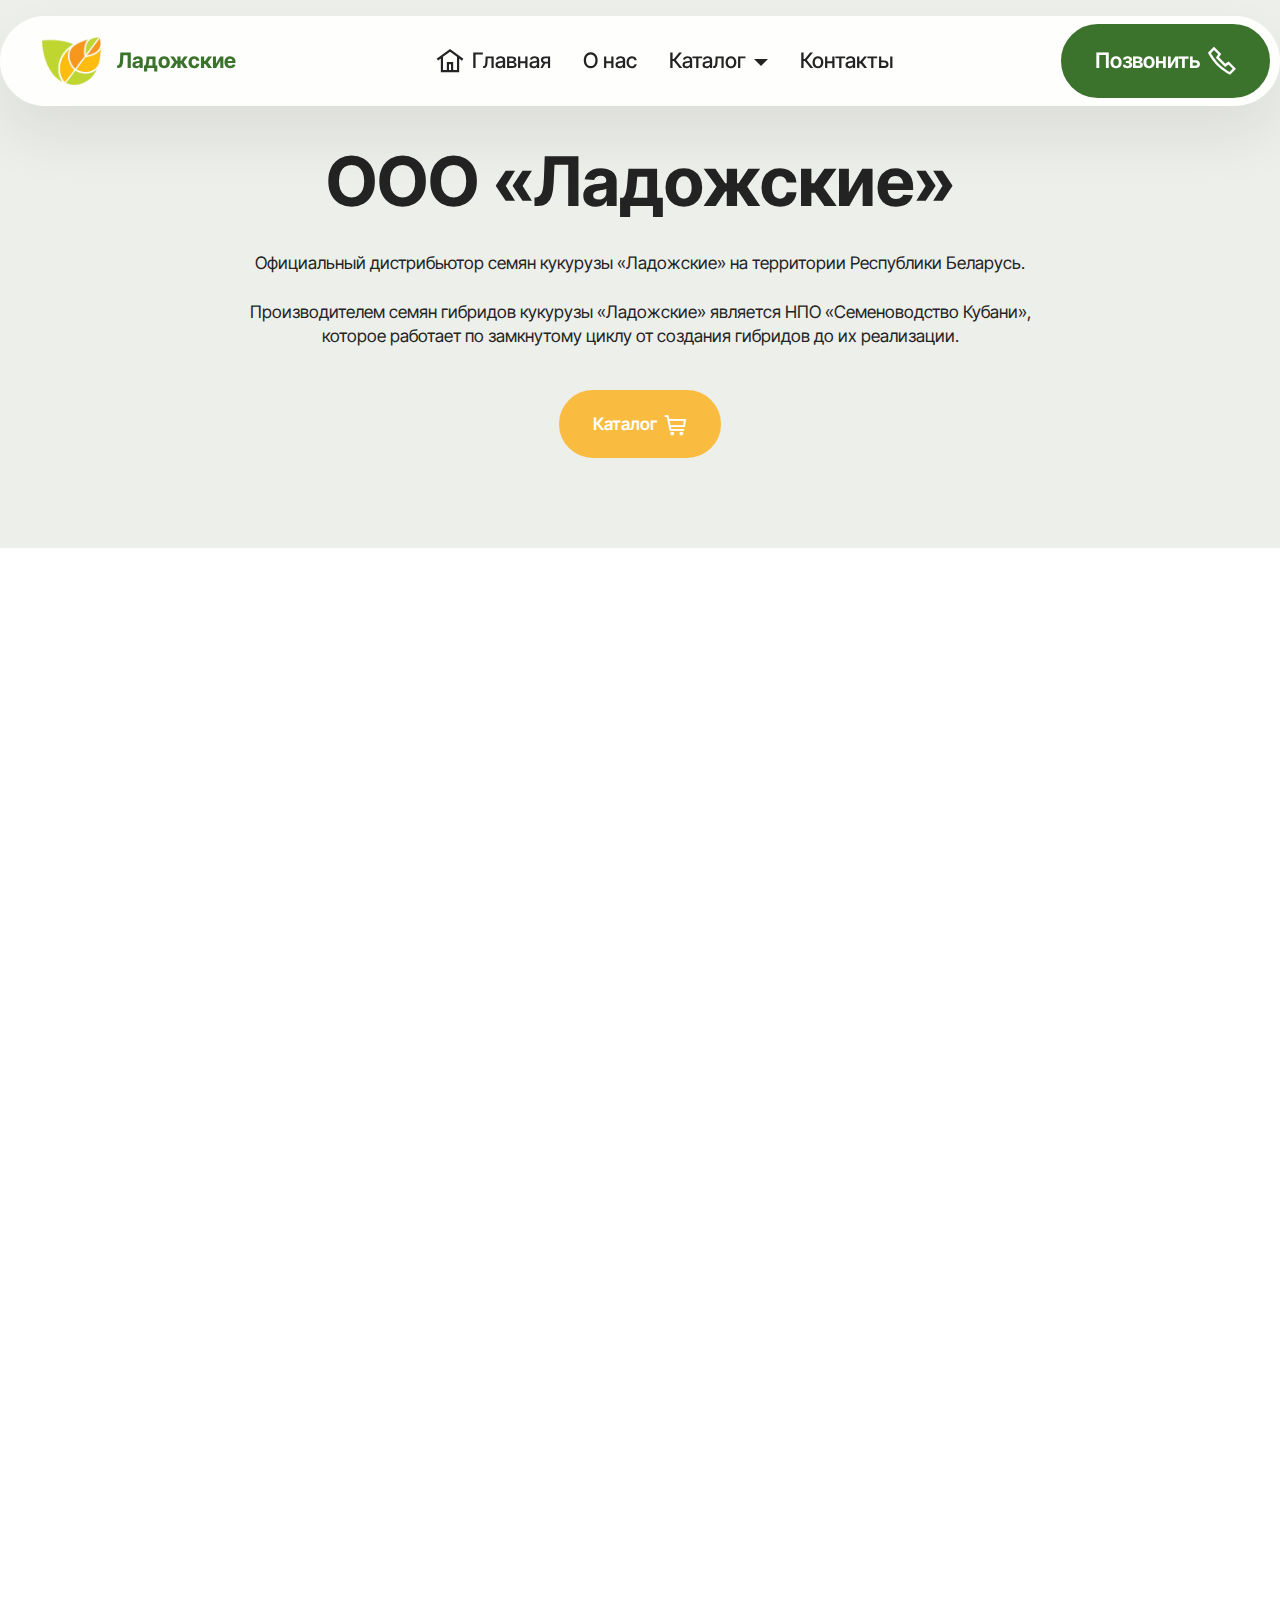
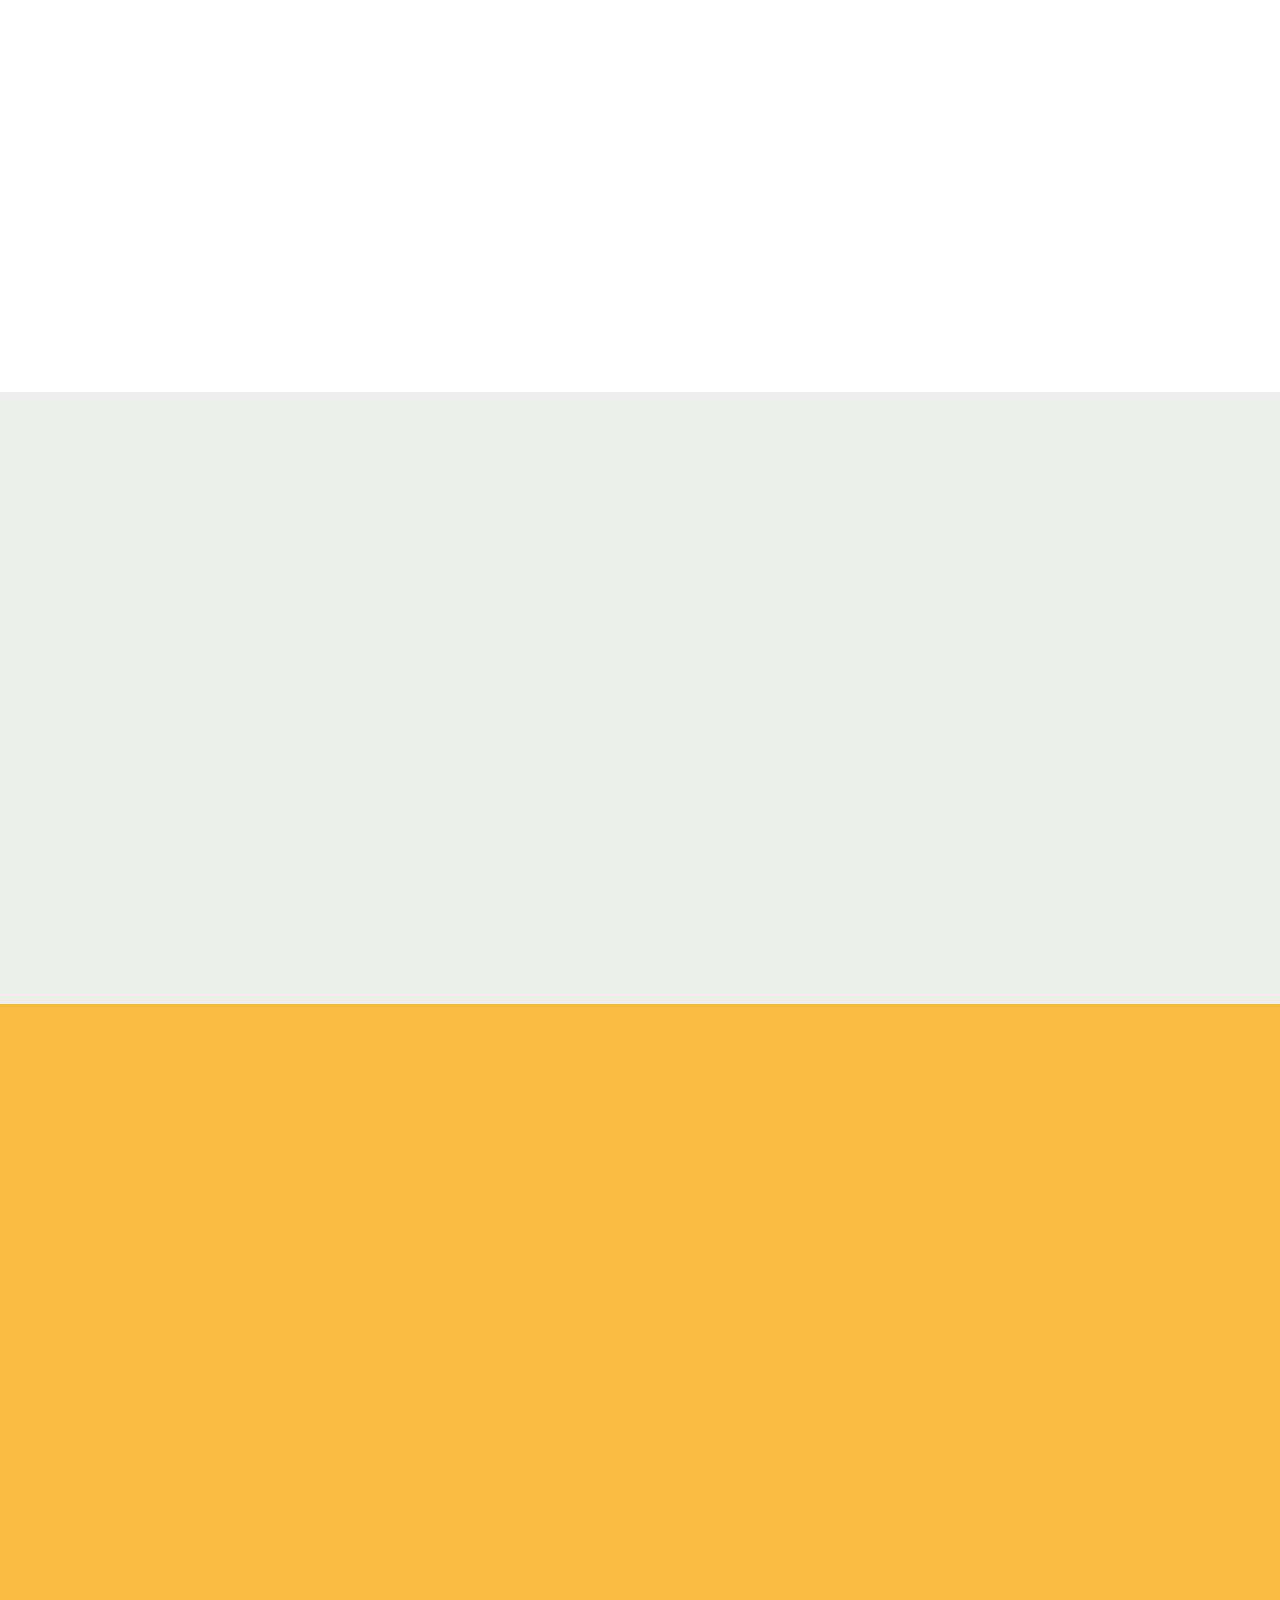
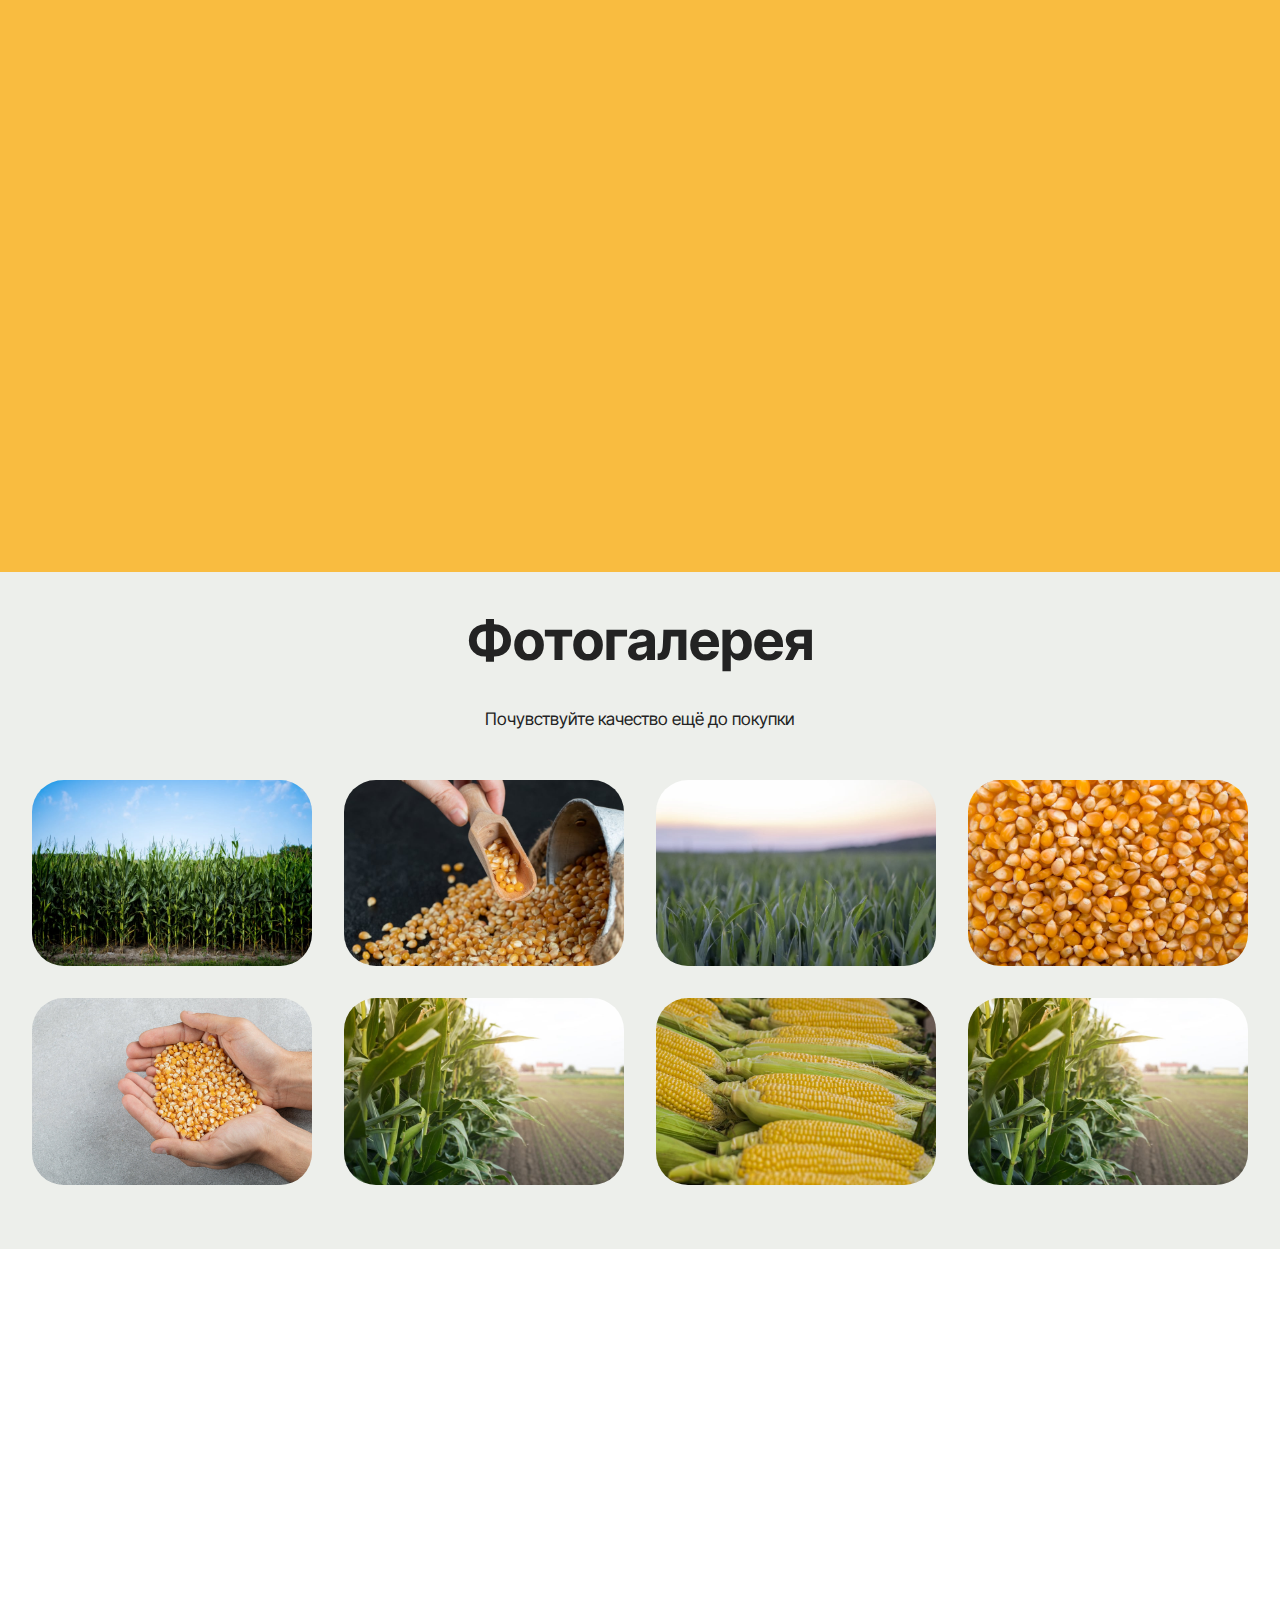
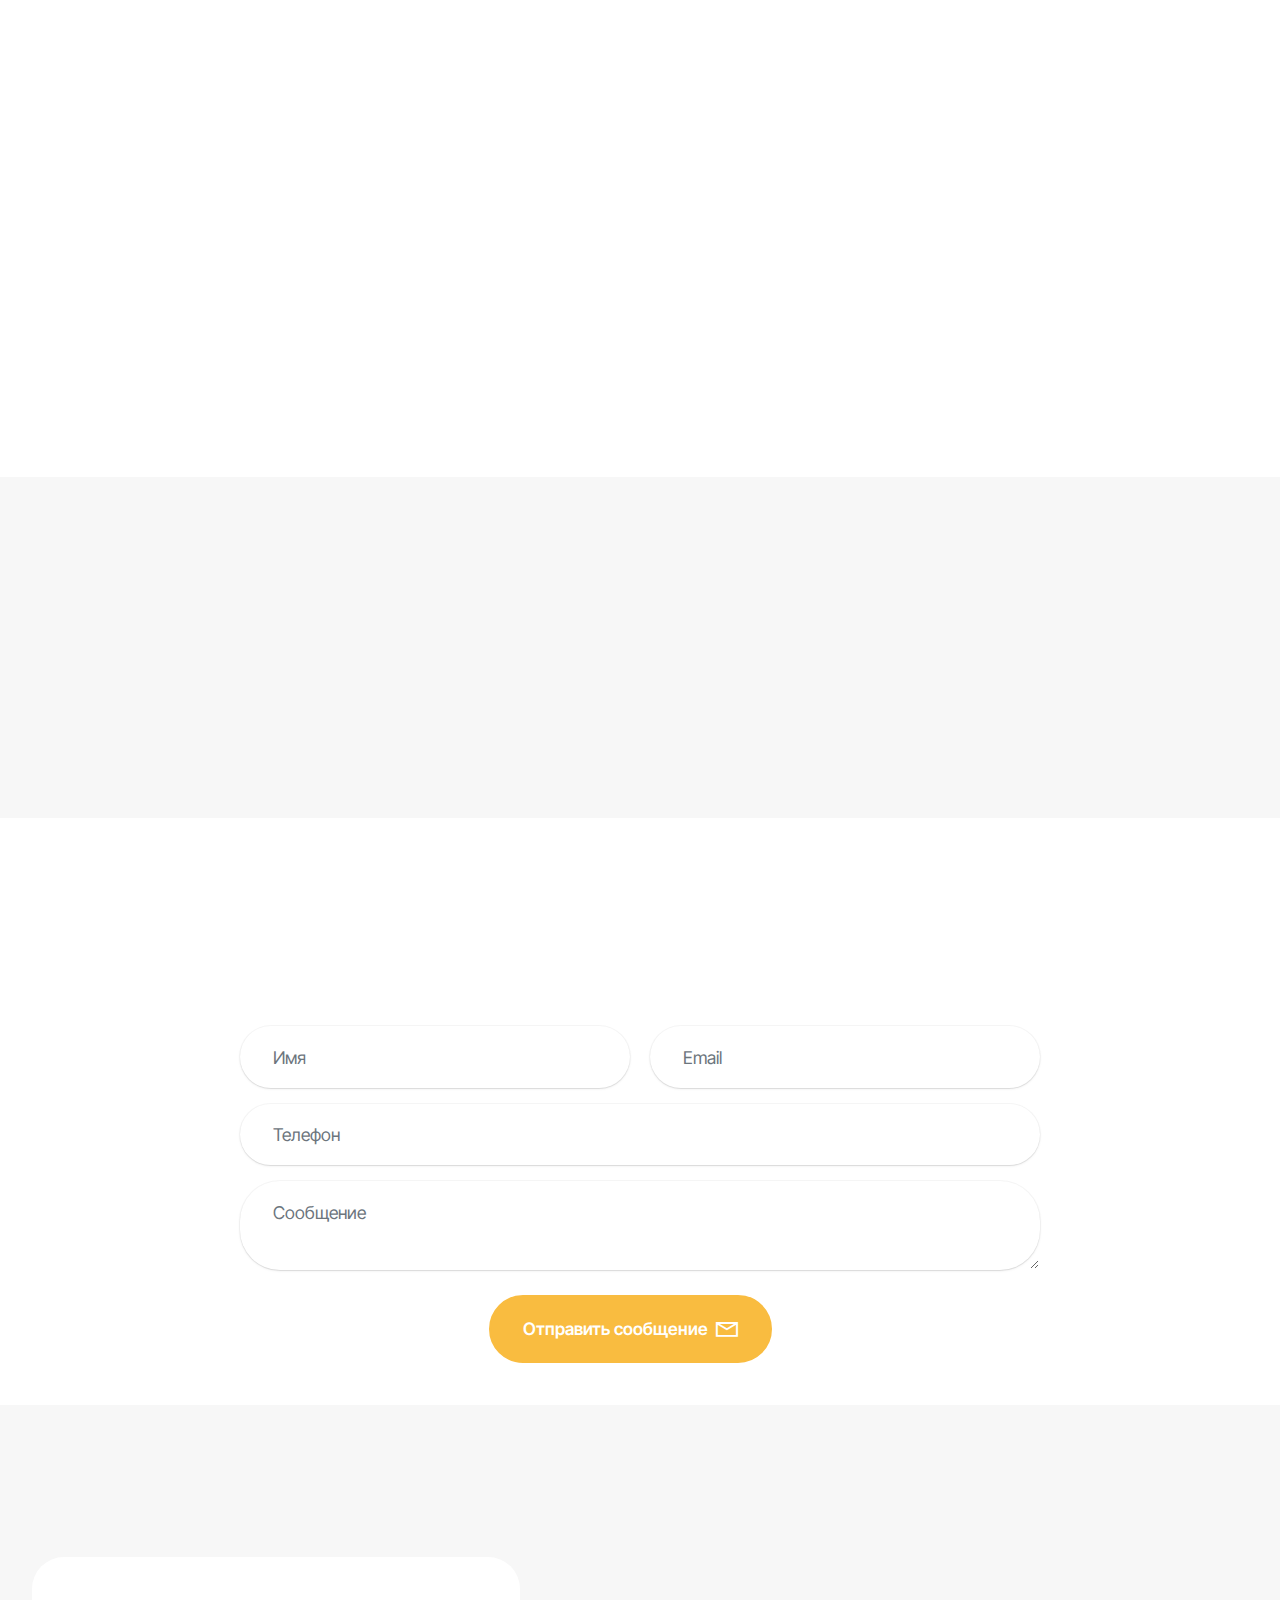
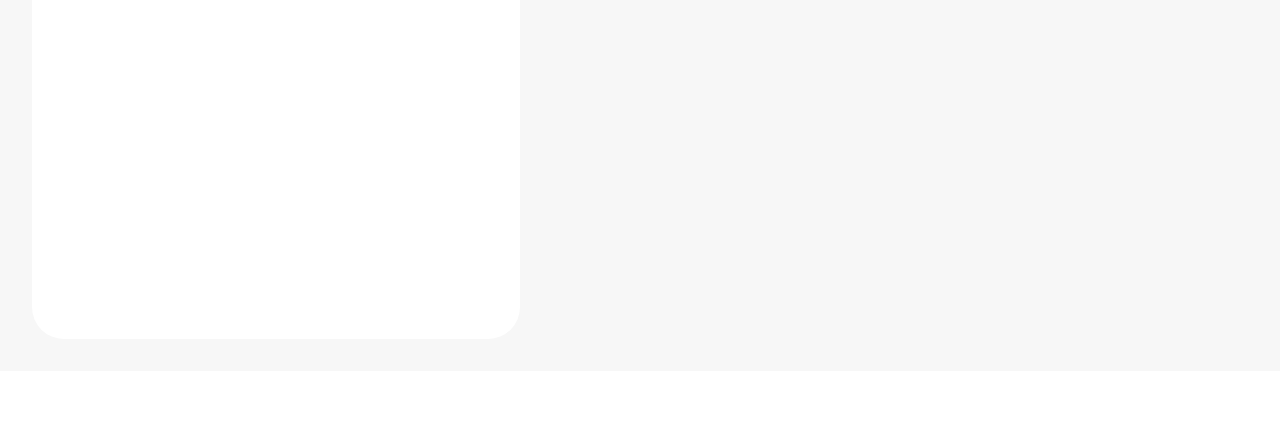
<file: index.html>
<!DOCTYPE html>
<html  >
<head>
  <!-- Site made with Mobirise Website Builder v6.0.6, https://mobirise.com -->
  <meta charset="UTF-8">
  <meta http-equiv="X-UA-Compatible" content="IE=edge">
  <meta name="generator" content="Mobirise v6.0.6, mobirise.com">
  <meta name="viewport" content="width=device-width, initial-scale=1, minimum-scale=1">
  <link rel="shortcut icon" href="assets/images/d09bd0bed0b3d0be-68x55.png" type="image/x-icon">
  <meta name="description" content="Официальный дистрибьютор семян кукурузы «Ладожские» на территории РБ">
  
  
  <title>ООО «Ладожские»</title>
  <link rel="stylesheet" href="assets/web/assets/mobirise-icons2/mobirise2.css">
  <link rel="stylesheet" href="assets/bootstrap/css/bootstrap.min.css">
  <link rel="stylesheet" href="assets/bootstrap/css/bootstrap-grid.min.css">
  <link rel="stylesheet" href="assets/bootstrap/css/bootstrap-reboot.min.css">
  <link rel="stylesheet" href="assets/animatecss/animate.css">
  <link rel="stylesheet" href="assets/dropdown/css/style.css">
  <link rel="stylesheet" href="assets/theme/css/style.css">
  <link rel="stylesheet" href="assets/gallery/style.css">
  <link rel="preload" href="https://fonts.googleapis.com/css?family=Inter+Tight:100,200,300,400,500,600,700,800,900,100i,200i,300i,400i,500i,600i,700i,800i,900i&display=swap" as="style" onload="this.onload=null;this.rel='stylesheet'">
  <noscript><link rel="stylesheet" href="https://fonts.googleapis.com/css?family=Inter+Tight:100,200,300,400,500,600,700,800,900,100i,200i,300i,400i,500i,600i,700i,800i,900i&display=swap"></noscript>
  <link rel="preload" as="style" href="assets/mobirise/css/mbr-additional.css?v=cdj5Q4"><link rel="stylesheet" href="assets/mobirise/css/mbr-additional.css?v=cdj5Q4" type="text/css">

  
  
  
</head>
<body>
  
  <section data-bs-version="5.1" class="menu menu2 cid-tJS6tZXiPa" once="menu" id="menu02-0">
	

	<nav class="navbar navbar-dropdown navbar-fixed-top navbar-expand-lg">
		<div class="container">
			<div class="navbar-brand">
				<span class="navbar-logo">
					<a href="https://xn--80aiddkld0a2a.xn--90ais/">
						<img src="assets/images/d09bd0bed0b3d0be-68x55.png" alt="Ладожские.бел" style="height: 3rem;">
					</a>
				</span>
				<span class="navbar-caption-wrap"><a class="navbar-caption text-secondary text-primary display-4" href="index.html#header19-1v">Ладожские</a></span>
			</div>
			<button class="navbar-toggler" type="button" data-toggle="collapse" data-bs-toggle="collapse" data-target="#navbarSupportedContent" data-bs-target="#navbarSupportedContent" aria-controls="navbarNavAltMarkup" aria-expanded="false" aria-label="Toggle navigation">
				<div class="hamburger">
					<span></span>
					<span></span>
					<span></span>
					<span></span>
				</div>
			</button>
			<div class="collapse navbar-collapse" id="navbarSupportedContent">
				<ul class="navbar-nav nav-dropdown" data-app-modern-menu="true"><li class="nav-item">
						<a class="nav-link link text-black text-primary display-4" href="index.html#header19-1v"><span class="mobi-mbri mobi-mbri-home mbr-iconfont mbr-iconfont-btn"></span>Главная</a>
					</li><li class="nav-item"><a class="nav-link link text-black text-primary display-4" href="index.html#header01-7">О нас</a></li>
					<li class="nav-item dropdown">
						<a class="nav-link link text-black text-primary dropdown-toggle show display-4" href="index.html#features04-w" aria-expanded="true" data-toggle="dropdown-submenu" data-bs-toggle="dropdown" data-bs-auto-close="outside">Каталог</a><div class="dropdown-menu show" aria-labelledby="dropdown-225" data-bs-popper="none"><a class="text-black text-primary dropdown-item display-4" href="page1.html#features028-1k" target="_blank">Ладожский 175 МВ</a><a class="text-black text-primary dropdown-item display-4" href="page2.html#features028-1z" target="_blank">Ладожский 191 МВ</a><a class="text-black text-primary dropdown-item display-4" href="page3.html#features028-21" target="_blank">Ладожский 221 АМВ</a><a class="text-black text-primary dropdown-item display-4" href="page4.html#features028-23" target="_blank">Ладожский 277 АМВ</a></div>
					</li>
					<li class="nav-item">
						<a class="nav-link link text-black text-primary show display-4" href="index.html#contacts02-9" aria-expanded="false">Контакты</a>
					</li></ul>
				
				<div class="navbar-buttons mbr-section-btn"><a class="btn btn-secondary display-4" href="tel:+375297951994"><span class="mobi-mbri mobi-mbri-phone mbr-iconfont mbr-iconfont-btn"></span>Позвонить</a></div>
			</div>
		</div>
	</nav>
</section>

<section data-bs-version="5.1" class="header19 cid-uNyHrTv6MT" id="header19-1v">
  

  
  
  <div class="container">
    <div class="row">
      <div class="content-wrap col-12 col-md-9">
        <h1 class="mbr-section-title mbr-fonts-style mb-4 display-1"><strong>ООО «Ладожские»</strong></h1>
        <p class="mbr-fonts-style mbr-text mb-4 display-7">
          Официальный дистрибьютор семян кукурузы «Ладожские» на территории Республики Беларусь.<br><br>Производителем семян гибридов кукурузы «Ладожские» является НПО «Семеноводство Кубани», которое работает по замкнутому циклу от создания гибридов до их реализации.<br>
        </p>
        <div class="mbr-section-btn"><a class="btn btn-primary display-7" href="index.html#features04-w"><span class="mobi-mbri mobi-mbri-shopping-cart mbr-iconfont mbr-iconfont-btn"></span>Каталог</a></div>
        
      </div>
    </div>
  </div>
</section>

<section data-bs-version="5.1" class="header09 startm5 cid-uNyDMhp9rK mbr-fullscreen" data-bg-video="https://youtu.be/OThGi7HE4F4" id="header09-1u">	
    
	
	<div class="mbr-fallback-image disabled"></div>
	<div class="container">
		<div class="row">
			<div class="content-wrap col-12 col-md-4">
				
				
				
				
			</div>
		</div>
	</div>
</section>

<section data-bs-version="5.1" class="start article2 cid-uNBqa0A0Ak" id="article02-27">
	

	
	

	<div class="container">
		<div class="row justify-content-center">
			<div class="col-12 col-md-12 col-lg-6 image-wrapper">
				<img class="w-100" src="assets/images/d094d0b8d0bfd0bbd0bed0bc-960x881.jpeg" alt="Mobirise Website Builder">
			</div>
			<div class="col-12 col-md-12 col-lg">
				<div class="text-wrapper align-left">
					<h1 class="mbr-section-title mbr-fonts-style mb-4 display-5"><strong>ООО «Ладожские» на «БЕЛАГРО».</strong><br><strong>Российские семена кукурузы — достойная альтернатива импорту</strong></h1>
					<p class="mbr-text align-left mbr-fonts-style mb-4 display-7">
					На крупнейшей аграрной выставке Беларуси, ООО «Ладожские» демонстрирует гибриды кукурузы с потенциалом, превосходящим зарубежные аналоги.<br><br>Дмитрий Ковалевский, ведущий специалист по агросопровождению, развеял мифы о российских семенах: уже сегодня ряд гибридов успешно районирован для Беларуси, сочетая устойчивость к местным условиям, высокую урожайность и экономическую выгоду.
					</p>
					<div class="mbr-section-btn align-left mt-3"><a class="btn btn-danger-outline display-7" href="https://www.nsss-russia.ru/2023/06/08/rossijskie-semena-na-vystavke-belagro-2023/" target="_blank"><span class="mobi-mbri mobi-mbri-file mbr-iconfont mbr-iconfont-btn"></span>Читать</a></div>
				</div>
			</div>
		</div>
	</div>
</section>

<section data-bs-version="5.1" class="image3 cid-uNCCd6mIKq" id="image03-2a">
  

  
  

  <div class="container-fluid">
    <div class="row justify-content-center">
      <div class="col-12 col-lg-9">
        <h4 class="mbr-description mbr-fonts-style mb-3 align-center display-5"><strong>Цикл производства</strong></h4>
        
        <div class="image-wrapper">
          <img class="w-100" src="assets/images/d0a6d0b8d0bad0bb-2438x1333.jpg" alt="Цикл производства семян">
        </div>
      </div>
    </div>
  </div>
</section>

<section data-bs-version="5.1" class="features4 cid-tMlEXTHLbS" id="features04-w">
	
	
	<div class="container">
		<div class="row justify-content-center">
			<div class="col-12 content-head">
				<div class="mbr-section-head mb-5">
					<h4 class="mbr-section-title mbr-fonts-style align-center mb-0 display-2"><strong>Каталог</strong></h4>
					<h5 class="mbr-section-subtitle mbr-fonts-style align-center mb-0 mt-4 display-7"><strong>Высококачественные семена кукурузы для богатого урожая</strong><br><strong><br></strong><div>В нашем каталоге представлены лучшие сорта кукурузы, адаптированных под разные климатические условия. Каждый сорт отличается высокой всхожестью, устойчивостью к болезням и отличными вкусовыми качествами.</div></h5>
					
				</div>
			</div>
		</div>
		<div class="row">
			<div class="item features-image col-12 col-md-6 col-lg-3 active">
				<div class="item-wrapper">
					<div class="item-img">
						<img src="assets/images/175-596x894.jpg" alt="175 MB" data-slide-to="0" data-bs-slide-to="0">
					</div>
					<div class="item-content">
						<h5 class="item-title mbr-fonts-style display-5"><strong>Ладожский 175 МВ</strong></h5>
						
						<p class="mbr-text mbr-fonts-style display-7">
							Холодостойкий раннеспелый сорт кукурузы с высокой урожайностью зерна (до 120 ц/га) и силосной массы (до 800 ц/га)<br>
						</p>
						<div class="mbr-section-btn item-footer"><a href="page1.html" class="btn item-btn btn-primary display-7" target="_blank"><span class="mobi-mbri mobi-mbri-arrow-next mbr-iconfont mbr-iconfont-btn"></span>Подробнее</a></div>
					</div>
				</div>
			</div><div class="item features-image col-12 col-md-6 col-lg-3">
				<div class="item-wrapper">
					<div class="item-img">
						<img src="assets/images/2d2d6b8fd3ce35c7f2b346ed5e7749e8-ts1689751777-427x642.png" alt="191 MB" data-slide-to="1" data-bs-slide-to="1">
					</div>
					<div class="item-content">
						<h5 class="item-title mbr-fonts-style display-5"><strong>Ладожский 191 МВ</strong></h5>
						
						<p class="mbr-text mbr-fonts-style display-7">
							Крупные початки, устойчивость к болезням и мощный рост — идеален для рискованного земледелия
						</p>
						<div class="mbr-section-btn item-footer"><a href="page2.html" class="btn item-btn btn-primary display-7" target="_blank"><span class="mobi-mbri mobi-mbri-arrow-next mbr-iconfont mbr-iconfont-btn"></span>Подробнее</a></div>
					</div>
				</div>
			</div><div class="item features-image col-12 col-md-6 col-lg-3">
				<div class="item-wrapper">
					<div class="item-img">
						<img src="assets/images/221-596x947.jpg" alt="221 АМВ" data-slide-to="2" data-bs-slide-to="2">
					</div>
					<div class="item-content">
						<h5 class="item-title mbr-fonts-style display-5"><strong>Ладожский 221 АМВ</strong></h5>
						
						<p class="mbr-text mbr-fonts-style display-7">
							Засухоустойчивый сорт с крупным зерном. Отличная влагоотдача и быстрый старт роста. Растёт где другим трудно
						</p>
						<div class="mbr-section-btn item-footer"><a href="page3.html" class="btn item-btn btn-primary display-7" target="_blank"><span class="mobi-mbri mobi-mbri-arrow-next mbr-iconfont mbr-iconfont-btn"></span>Подробнее</a></div>
					</div>

				</div>
			</div><div class="item features-image col-12 col-md-6 col-lg-3">
				<div class="item-wrapper">
					<div class="item-img">
						<img src="assets/images/277-596x894.jpeg" alt="277 АМВ" data-slide-to="3" data-bs-slide-to="3">
					</div>
					<div class="item-content">
						<h5 class="item-title mbr-fonts-style display-5"><strong>Ладожский 277 АМВ</strong></h5>
						
						<p class="mbr-text mbr-fonts-style display-7">
							Гибрид интенсивного типа с эффектом гетерозиса. Не полегает, устойчив к болезням и обладает отличной влагоотдачей
						</p>
						<div class="mbr-section-btn item-footer"><a href="page4.html" class="btn item-btn btn-primary display-7" target="_blank"><span class="mobi-mbri mobi-mbri-arrow-next mbr-iconfont mbr-iconfont-btn"></span>Подробнее</a></div>
					</div>

				</div>
			</div>
			
			
		</div>
	</div>
</section>

<section data-bs-version="5.1" class="gallery1 mbr-gallery cid-tMlDYtQ5fF" id="gallery02-v">
    

    
    

    <div class="container-fluid">
        <div class="row justify-content-center">
            <div class="col-12 content-head">
                <div class="mbr-section-head mb-5">
                    <h3 class="mbr-section-title mbr-fonts-style align-center m-0 display-2"><strong>Фотогалерея</strong></h3>
                    <h4 class="mbr-section-subtitle mbr-fonts-style align-center mb-0 mt-4 display-7">Почувствуйте качество ещё до покупки</h4>
                </div>
            </div>
        </div>
        <div class="row mbr-gallery mbr-masonry" data-masonry="{&quot;percentPosition&quot;: true }">
            <div class="col-12 col-md-6 col-lg-3 item gallery-image active">
                <div class="item-wrapper" data-toggle="modal" data-bs-toggle="modal" data-target="#uNDwM95za6-modal" data-bs-target="#uNDwM95za6-modal">
                    <img class="w-100" src="assets/images/krasivyi-snimok-kukuruznogo-pola-s-golubym-nebom-result-838x559.jpg" alt="Mobirise Website Builder" data-slide-to="0" data-bs-slide-to="0" data-target="#lb-uNDwM95za6" data-bs-target="#lb-uNDwM95za6">
                    <div class="icon-wrapper">
                        <span class="mobi-mbri mobi-mbri-search mbr-iconfont mbr-iconfont-btn"></span>
                    </div>
                </div>
                
            </div>
            <div class="col-12 col-md-6 col-lg-3 item gallery-image">
                <div class="item-wrapper" data-toggle="modal" data-bs-toggle="modal" data-target="#uNDwM95za6-modal" data-bs-target="#uNDwM95za6-modal">
                    <img class="w-100" src="assets/images/d09ad183d0bad183d180d183d0b7d0b0208-838x559.jpg" alt="Mobirise Website Builder" data-slide-to="1" data-bs-slide-to="1" data-target="#lb-uNDwM95za6" data-bs-target="#lb-uNDwM95za6">
                    <div class="icon-wrapper">
                        <span class="mobi-mbri mobi-mbri-search mbr-iconfont mbr-iconfont-btn"></span>
                    </div>
                </div>
                
            </div><div class="col-12 col-md-6 col-lg-3 item gallery-image">
                <div class="item-wrapper" data-toggle="modal" data-bs-toggle="modal" data-target="#uNDwM95za6-modal" data-bs-target="#uNDwM95za6-modal">
                    <img class="w-100" src="assets/images/d09ad183d0bad183d180d183d0b7d0b0201-838x559.jpg" alt="Mobirise Website Builder" data-slide-to="2" data-bs-slide-to="2" data-target="#lb-uNDwM95za6" data-bs-target="#lb-uNDwM95za6">
                    <div class="icon-wrapper">
                        <span class="mobi-mbri mobi-mbri-search mbr-iconfont mbr-iconfont-btn"></span>
                    </div>
                </div>
                
            </div>
            
            <div class="col-12 col-md-6 col-lg-3 item gallery-image">
                <div class="item-wrapper" data-toggle="modal" data-bs-toggle="modal" data-target="#uNDwM95za6-modal" data-bs-target="#uNDwM95za6-modal">
                    <img class="w-100" src="assets/images/d09ad183d0bad183d180d183d0b7d0b0204-838x559.jpg" alt="Mobirise Website Builder" data-slide-to="3" data-bs-slide-to="3" data-target="#lb-uNDwM95za6" data-bs-target="#lb-uNDwM95za6">
                    <div class="icon-wrapper">
                        <span class="mobi-mbri mobi-mbri-search mbr-iconfont mbr-iconfont-btn"></span>
                    </div>
                </div>
                
            </div><div class="col-12 col-md-6 col-lg-3 item gallery-image">
                <div class="item-wrapper" data-toggle="modal" data-bs-toggle="modal" data-target="#uNDwM95za6-modal" data-bs-target="#uNDwM95za6-modal">
                    <img class="w-100" src="assets/images/d09ad183d0bad183d180d183d0b7d0b0205-2000x1333.jpg" alt="Mobirise Website Builder" data-slide-to="4" data-bs-slide-to="4" data-target="#lb-uNDwM95za6" data-bs-target="#lb-uNDwM95za6">
                    <div class="icon-wrapper">
                        <span class="mobi-mbri mobi-mbri-search mbr-iconfont mbr-iconfont-btn"></span>
                    </div>
                </div>
                
            </div><div class="col-12 col-md-6 col-lg-3 item gallery-image">
                <div class="item-wrapper" data-toggle="modal" data-bs-toggle="modal" data-target="#uNDwM95za6-modal" data-bs-target="#uNDwM95za6-modal">
                    <img class="w-100" src="assets/images/d09ad183d0bad183d180d183d0b7d0b02010-838x559.jpg" alt="Mobirise Website Builder" data-slide-to="5" data-bs-slide-to="5" data-target="#lb-uNDwM95za6" data-bs-target="#lb-uNDwM95za6">
                    <div class="icon-wrapper">
                        <span class="mobi-mbri mobi-mbri-search mbr-iconfont mbr-iconfont-btn"></span>
                    </div>
                </div>
                
            </div><div class="col-12 col-md-6 col-lg-3 item gallery-image">
                <div class="item-wrapper" data-toggle="modal" data-bs-toggle="modal" data-target="#uNDwM95za6-modal" data-bs-target="#uNDwM95za6-modal">
                    <img class="w-100" src="assets/images/d09ad183d0bad183d180d183d0b7d0b0-6-838x559.jpg" alt="Mobirise Website Builder" data-slide-to="6" data-bs-slide-to="6" data-target="#lb-uNDwM95za6" data-bs-target="#lb-uNDwM95za6">
                    <div class="icon-wrapper">
                        <span class="mobi-mbri mobi-mbri-search mbr-iconfont mbr-iconfont-btn"></span>
                    </div>
                </div>
                
            </div><div class="col-12 col-md-6 col-lg-3 item gallery-image">
                <div class="item-wrapper" data-toggle="modal" data-bs-toggle="modal" data-target="#uNDwM95za6-modal" data-bs-target="#uNDwM95za6-modal">
                    <img class="w-100" src="assets/images/d09ad183d0bad183d180d183d0b7d0b02010-838x559.jpg" alt="Mobirise Website Builder" data-slide-to="7" data-bs-slide-to="7" data-target="#lb-uNDwM95za6" data-bs-target="#lb-uNDwM95za6">
                    <div class="icon-wrapper">
                        <span class="mobi-mbri mobi-mbri-search mbr-iconfont mbr-iconfont-btn"></span>
                    </div>
                </div>
                
            </div>
            
            
            
        </div>

        <div class="modal mbr-slider" tabindex="-1" role="dialog" aria-hidden="true" id="uNDwM95za6-modal">
            <div class="modal-dialog" role="document">
                <div class="modal-content">
                    <div class="modal-body">
                        <div class="carousel slide" id="lb-uNDwM95za6" data-interval="5000" data-bs-interval="5000">
                            <div class="carousel-inner">
                                <div class="carousel-item active">
                                    <img class="d-block w-100" src="assets/images/krasivyi-snimok-kukuruznogo-pola-s-golubym-nebom-result-838x559.jpg" alt="Mobirise Website Builder">
                                </div>
                                <div class="carousel-item">
                                    <img class="d-block w-100" src="assets/images/d09ad183d0bad183d180d183d0b7d0b0208-838x559.jpg" alt="Mobirise Website Builder">
                                </div><div class="carousel-item">
                                    <img class="d-block w-100" src="assets/images/d09ad183d0bad183d180d183d0b7d0b0201-838x559.jpg" alt="Mobirise Website Builder">
                                </div>
                                
                                <div class="carousel-item">
                                    <img class="d-block w-100" src="assets/images/d09ad183d0bad183d180d183d0b7d0b0204-838x559.jpg" alt="Mobirise Website Builder">
                                </div><div class="carousel-item">
                                    <img class="d-block w-100" src="assets/images/d09ad183d0bad183d180d183d0b7d0b0205-2000x1333.jpg" alt="Mobirise Website Builder">
                                </div><div class="carousel-item">
                                    <img class="d-block w-100" src="assets/images/d09ad183d0bad183d180d183d0b7d0b02010-838x559.jpg" alt="Mobirise Website Builder">
                                </div><div class="carousel-item">
                                    <img class="d-block w-100" src="assets/images/d09ad183d0bad183d180d183d0b7d0b0-6-838x559.jpg" alt="Mobirise Website Builder">
                                </div><div class="carousel-item">
                                    <img class="d-block w-100" src="assets/images/d09ad183d0bad183d180d183d0b7d0b02010-838x559.jpg" alt="Mobirise Website Builder">
                                </div>
                                
                                
                                
                            </div>
                            <ol class="carousel-indicators">
                                <li data-slide-to="0" data-bs-slide-to="0" class="active" data-target="#lb-uNDwM95za6" data-bs-target="#lb-uNDwM95za6"></li>
                                <li data-slide-to="1" data-bs-slide-to="1" data-target="#lb-uNDwM95za6" data-bs-target="#lb-uNDwM95za6"></li>
                                <li data-slide-to="2" data-bs-slide-to="2" data-target="#lb-uNDwM95za6" data-bs-target="#lb-uNDwM95za6"></li>
                                <li data-slide-to="3" data-bs-slide-to="3" data-target="#lb-uNDwM95za6" data-bs-target="#lb-uNDwM95za6"></li>
                                <li data-slide-to="4" data-bs-slide-to="4" data-target="#lb-uNDwM95za6" data-bs-target="#lb-uNDwM95za6"></li><li data-slide-to="5" data-bs-slide-to="5" data-target="#lb-uNDwM95za6" data-bs-target="#lb-uNDwM95za6"></li>
                                <li data-slide-to="6" data-bs-slide-to="6" data-target="#lb-uNDwM95za6" data-bs-target="#lb-uNDwM95za6"></li>
                                <li data-slide-to="7" data-bs-slide-to="7" data-target="#lb-uNDwM95za6" data-bs-target="#lb-uNDwM95za6"></li>
                            </ol>
                            <a role="button" href="" class="close" data-dismiss="modal" data-bs-dismiss="modal" aria-label="Close">
                            </a>
                            <a class="carousel-control-prev carousel-control" role="button" data-slide="prev" data-bs-slide="prev" href="#lb-uNDwM95za6">
                                <span class="mobi-mbri mobi-mbri-arrow-prev" aria-hidden="true"></span>
                                <span class="sr-only visually-hidden">Previous</span>
                            </a>
                            <a class="carousel-control-next carousel-control" role="button" data-slide="next" data-bs-slide="next" href="#lb-uNDwM95za6">
                                <span class="mobi-mbri mobi-mbri-arrow-next" aria-hidden="true"></span>
                                <span class="sr-only visually-hidden">Next</span>
                            </a>
                        </div>
                    </div>
                </div>
            </div>
        </div>
    </div>
</section>

<section data-bs-version="5.1" class="header1 cid-tJS9vXDdRK" id="header01-7">
	

	
	

	<div class="container">
		<div class="row justify-content-center">
			<div class="col-12 col-md-12 col-lg-7 image-wrapper">
				<img class="w-100" src="assets/images/chatgpt-image-8-d0b8d18ed0bd.-2025-d0b3-1400x1536.jpg" alt="Команда">
			</div>
			<div class="col-12 col-lg col-md-12">
				<div class="text-wrapper align-left">
					<h1 class="mbr-section-title mbr-fonts-style mb-4 display-2"><strong>О нас</strong></h1>
					<p class="mbr-text mbr-fonts-style mb-4 display-7">
						Наша команда — это профессионалы с многолетним опытом в сельском хозяйстве: от работы в полях до крупных контрактов на поставку семян для передовых предприятий Беларуси.<br><br>Мы знаем, что нужно для высокого урожая, потому что сами прошли весь путь — от агрономии до логистики премиальных семян.<br><br>Наши решения проверены временем, а качество подтверждено сотрудничеством с ведущими сельхозпроизводителями страны.<br><br>Доверьтесь опыту — и получите результат.</p>
					<div class="mbr-section-btn mt-3"><a class="btn btn-primary display-7" href="index.html#form02-6"><span class="mobi-mbri mobi-mbri-sale mbr-iconfont mbr-iconfont-btn"></span>Заказать консультацию</a></div>
				</div>
			</div>
		</div>
	</div>
</section>

<section data-bs-version="5.1" class="features15 cid-tLek7gQhG7" id="features015-m">
	

	
	
	<div class="container">
		<div class="mbr-section-head mb-5">
			<h4 class="mbr-section-title mbr-fonts-style align-center mb-0 display-2">
			  <strong>Почему мы?</strong></h4>
			
		  </div>
		<div class="row justify-content-center">
			<div class="item features-without-image col-12 col-lg-4 active">
				<div class="item-wrapper">
					<div class="img-wrapper">
						<img src="assets/images/d09ad0b0d187d0b5d181d182d0b2d0be-179x179.jpg" alt="Качество">
					</div>
					<div class="card-box">
						<h4 class="card-title mbr-fonts-style mb-3 display-5"><strong>Качество</strong></h4>
						<h5 class="card-text mbr-fonts-style display-7">Только проверенные сорта с высокой всхожестью и адаптацией к климату Беларуси</h5>
					</div>
				</div>
			</div>
			<div class="item features-without-image col-12 col-lg-4">
				<div class="item-wrapper">
					<div class="img-wrapper">
						<img src="assets/images/d0a3d180d0bed0b6d0b0d0b9d0bdd0bed181d182d18c-179x179.jpg" alt="Урожайность" data-slide-to="1" data-bs-slide-to="1">
					</div>
					<div class="card-box">
						<h4 class="card-title mbr-fonts-style mb-3 display-5"><strong>Урожайность</strong></h4>
						<h5 class="card-text mbr-fonts-style display-7">Тщательный отбор семян для рекордных показателей зерна и силоса</h5>
					</div>
				</div>
			</div><div class="item features-without-image col-12 col-lg-4">
				<div class="item-wrapper">
					<div class="img-wrapper">
						<img src="assets/images/053209a8-d41d-4d41-9ea9-a1ea24cfdf71-179x179.jpg" alt="Поддержка" data-slide-to="2" data-bs-slide-to="2">
					</div>
					<div class="card-box">
						<h4 class="card-title mbr-fonts-style mb-3 display-5"><strong>Поддержка</strong></h4>
						<h5 class="card-text mbr-fonts-style display-7">Помогаем с выбором сорта и даем рекомендации по выращиванию</h5>
					</div>
				</div>
			</div>
			
		</div>
	</div>
</section>

<section data-bs-version="5.1" class="form5 cid-tJS9pBcTSa" id="form02-6">
    
    
    <div class="container">
        <div class="mbr-section-head mb-5">
            <h3 class="mbr-section-title mbr-fonts-style align-center mb-0 display-2">
                <strong>Форма обратной связи</strong></h3>
            <h4 class="mbr-section-subtitle mbr-fonts-style align-center mb-0 mt-4 display-7">Заполните ваши контактные данные и напишите текст вашего сообщения, наш менеджер свяжется с вами</h4>
        </div>
        <div class="row justify-content-center mt-4">
            <div class="col-lg-8 mx-auto mbr-form" data-form-type="formoid">
                <form action="https://mobirise.eu/" method="POST" class="mbr-form form-with-styler" data-form-title="Form Name"><input type="hidden" name="email" data-form-email="true" value="uShyzg5sAT6FNBapmDZQHTzARN7IlYLduhMxRFndBAI3Ph5xnoLeMiPB3PgOMq/Z8fyIWFMGAXbX0c9RGQ+Pjt9mrpCyT0qWFth9wOmzYMx3CdNQH0ttiuk+payFjvP1">
                    <div class="row">
                        <div hidden="hidden" data-form-alert="" class="alert alert-success col-12">Спасибо, за сообщение, менеджер скоро с вами свяжется</div>
                        <div hidden="hidden" data-form-alert-danger="" class="alert alert-danger col-12">
                            Oops...! some problem!
                        </div>
                    </div>
                    <div class="dragArea row">
                        <div class="col-md col-sm-12 form-group mb-3" data-for="name">
                            <input type="text" name="name" placeholder="Имя" data-form-field="name" class="form-control" value="" id="name-form02-6">
                        </div>
                        <div class="col-md col-sm-12 form-group mb-3" data-for="email">
                            <input type="email" name="email" placeholder="Email" data-form-field="email" class="form-control" value="" id="email-form02-6">
                        </div>
                        <div class="col-12 form-group mb-3" data-for="phone">
                            <input type="tel" name="phone" placeholder="Телефон" data-form-field="phone" class="form-control" value="" id="phone-form02-6">
                        </div>
                        <div class="col-12 form-group mb-3" data-for="textarea">
                            <textarea name="textarea" placeholder="Сообщение" data-form-field="textarea" class="form-control" id="textarea-form02-6"></textarea>
                        </div>
                        <div class="col-lg-12 col-md-12 col-sm-12 align-center mbr-section-btn"><button type="submit" class="btn btn-primary display-7"><span class="mobi-mbri mobi-mbri-letter mbr-iconfont mbr-iconfont-btn"></span>Отправить сообщение</button></div>
                    </div>
                </form>
            </div>
        </div>
    </div>
</section>

<section data-bs-version="5.1" class="contacts2 map1 cid-tLdYHD757A" id="contacts02-9">

    

    
    <div class="container">
        <div class="mbr-section-head mb-5">
            <h3 class="mbr-section-title mbr-fonts-style align-center mb-0 display-2">
                <strong>Контакты</strong></h3>
            
        </div>
        <div class="row justify-content-center mt-4">
            <div class="card col-12 col-md-5">
                <div class="card-wrapper">
                    <div class="text-wrapper">
                        <h5 class="cardTitle mbr-fonts-style mb-2 display-5">
                        <strong>Наши контакты</strong></h5>
                    <ul class="list mbr-fonts-style display-7">
                        <li class="mbr-text item-wrap"><span style="font-size: 1.1rem;"><em>Ковалевский Дмитрий Александрович</em></span></li><li class="mbr-text item-wrap"><span style="font-size: 1.1rem;"><strong>Phone:</strong> <a href="tel:+375297951994" class="text-secondary">+375 (29) 795 19 94</a></span></li><li class="mbr-text item-wrap"><strong>Email:</strong>&nbsp;<a href="mailto:ladozhskiye@gmail.com" class="text-secondary">Ladozhskiye@gmail.com</a></li><li class="mbr-text item-wrap"><br></li>
                        <li class="mbr-text item-wrap">Адрес в <strong>г. Минск</strong>: </li><li class="mbr-text item-wrap">ул. Козлова, д. 25 А, офис 12</li><li class="mbr-text item-wrap"><br></li><li class="mbr-text item-wrap">Адрес в <strong>г. Брест</strong>:</li><li class="mbr-text item-wrap">пр-т Машерова, д. 75/1, офис 105</li><li class="mbr-text item-wrap">
</li><li class="mbr-text item-wrap">
</li>
                    </ul>
                    </div>
                </div>
            </div>
            <div class="map-wrapper col-12 col-md-7">
                <div class="google-map"><iframe frameborder="0" style="border:0" src="https://www.google.com/maps/embed?pb=!1m18!1m12!1m3!1d9806.007321369814!2d23.703616415793647!3d52.088797968064526!2m3!1f0!2f0!3f0!3m2!1i1024!2i768!4f13.1!3m3!1m2!1s0x47210c0f4c83d7c9%3A0xc3174c4598b8a508!2z0L_RgNC-0YHQvy4g0JzQsNGI0LXRgNC-0LLQsCA3NS8xLCDQkdGA0LXRgdGCLCDQkdGA0LXRgdGC0YHQutCw0Y8g0L7QsdC70LDRgdGC0Yw!5e0!3m2!1sru!2sby!4v1749405919181!5m2!1sru!2sby" allowfullscreen=""></iframe></div>
            </div>
        </div>
    </div>
</section><section class="display-7" style="padding: 0;align-items: center;justify-content: center;flex-wrap: wrap;    align-content: center;display: flex;position: relative;height: 4rem;"><a href="https://mobiri.se/4039624" style="flex: 1 1;height: 4rem;position: absolute;width: 100%;z-index: 1;"><img alt="" style="height: 4rem;" src="[data-uri]"></a><p style="margin: 0;text-align: center;" class="display-7">&#8204;</p><a style="z-index:1" href="https://mobirise.com/drag-drop-website-builder.html">Drag & Drop Website Builder</a></section><script src="assets/bootstrap/js/bootstrap.bundle.min.js"></script>  <script src="assets/smoothscroll/smooth-scroll.js"></script>  <script src="assets/ytplayer/index.js"></script>  <script src="assets/dropdown/js/navbar-dropdown.js"></script>  <script src="assets/vimeoplayer/player.js"></script>  <script src="assets/masonry/masonry.pkgd.min.js"></script>  <script src="assets/imagesloaded/imagesloaded.pkgd.min.js"></script>  <script src="assets/theme/js/script.js"></script>  <script src="assets/gallery/player.min.js"></script>  <script src="assets/gallery/script.js"></script>  <script src="assets/formoid/formoid.min.js"></script>  
  
  
 <div id="scrollToTop" class="scrollToTop mbr-arrow-up"><a style="text-align: center;"><i class="mbr-arrow-up-icon mbr-arrow-up-icon-cm cm-icon cm-icon-smallarrow-up"></i></a></div>
    <input name="animation" type="hidden">
  </body>
</html>
</file>
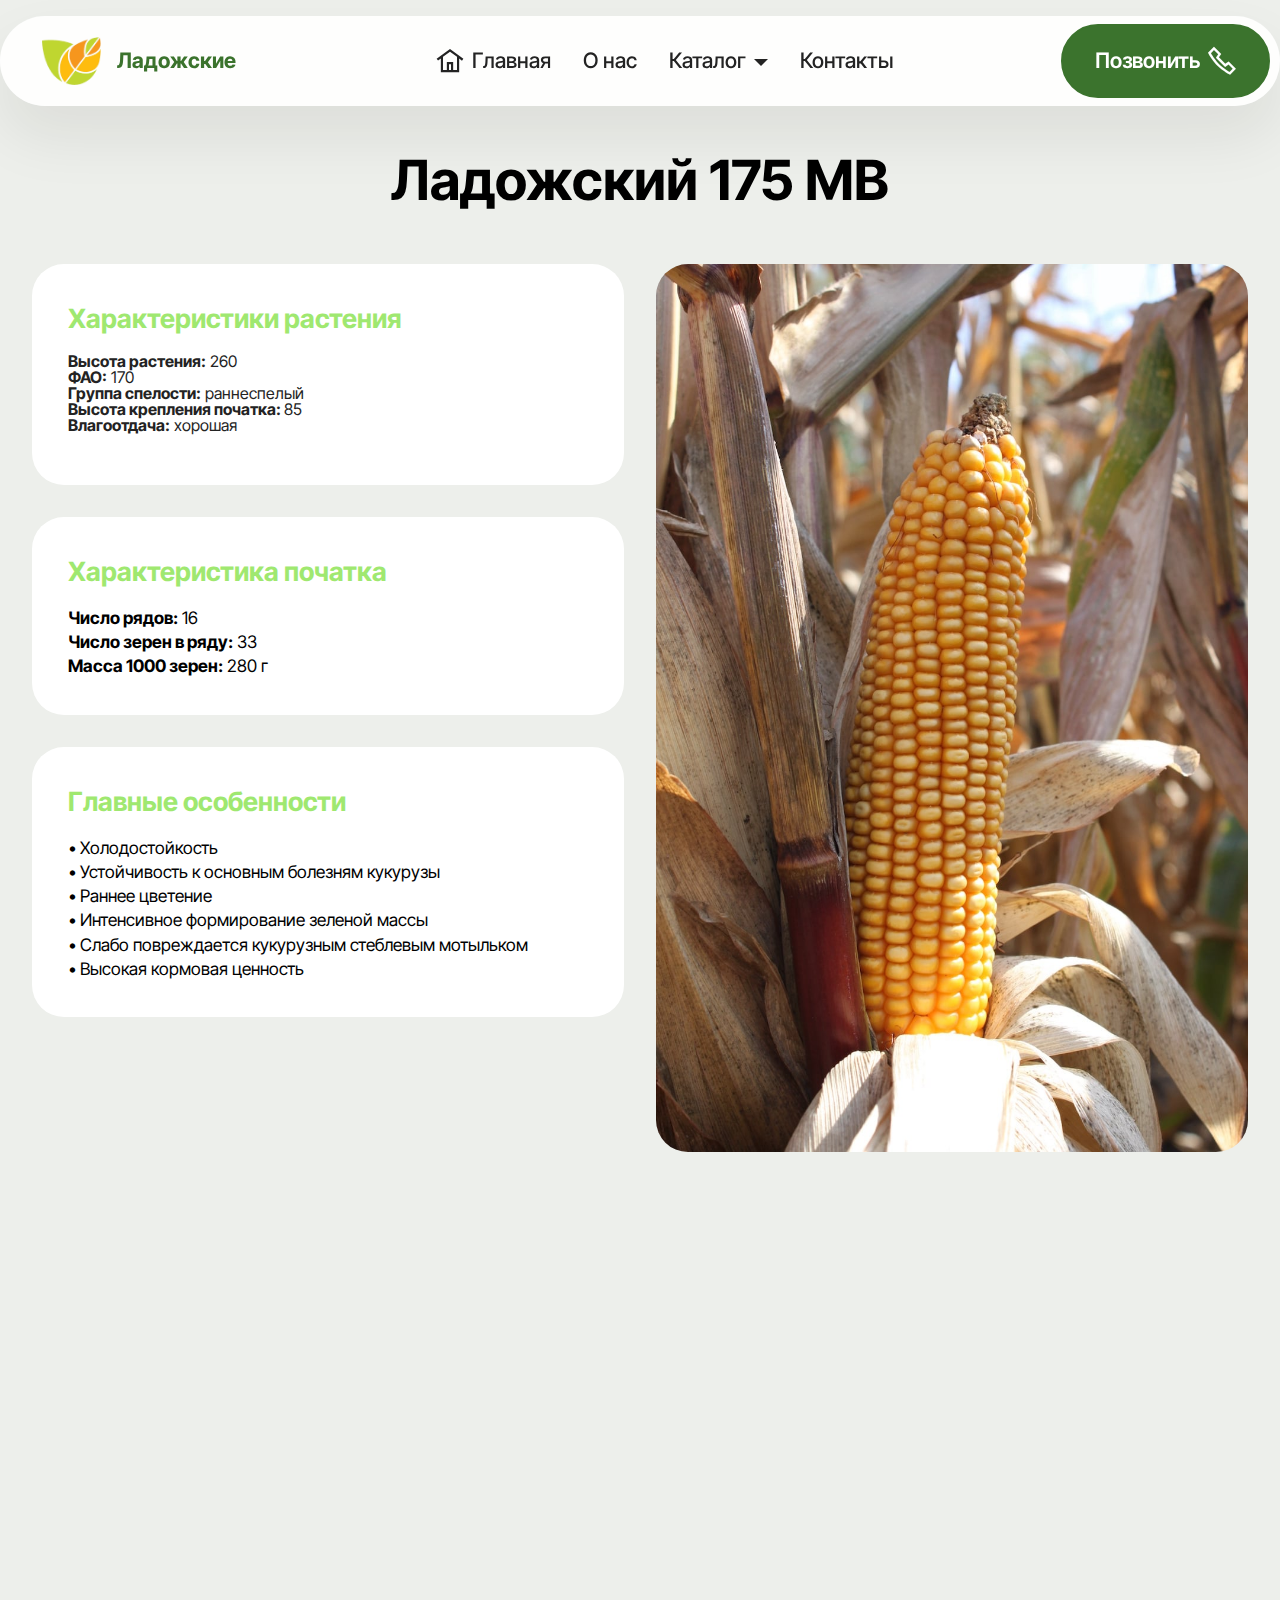
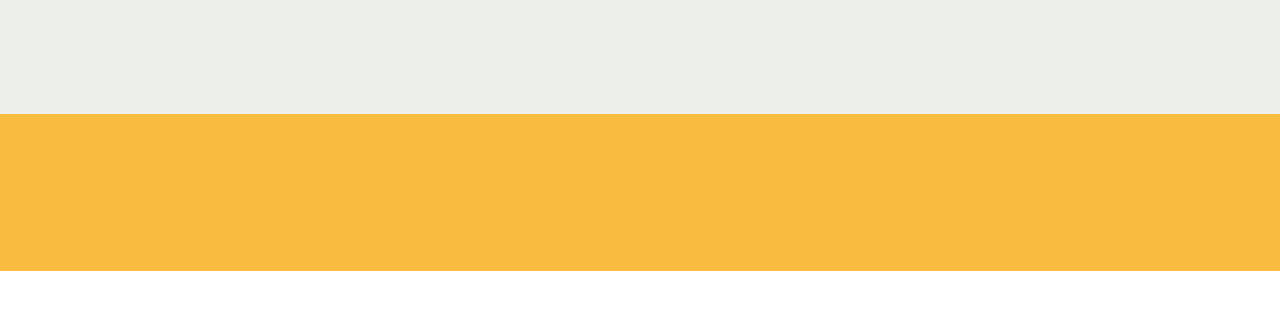
<file: page1.html>
<!DOCTYPE html>
<html  >
<head>
  <!-- Site made with Mobirise Website Builder v6.0.6, https://mobirise.com -->
  <meta charset="UTF-8">
  <meta http-equiv="X-UA-Compatible" content="IE=edge">
  <meta name="generator" content="Mobirise v6.0.6, mobirise.com">
  <meta name="viewport" content="width=device-width, initial-scale=1, minimum-scale=1">
  <link rel="shortcut icon" href="assets/images/d09bd0bed0b3d0be-68x55.png" type="image/x-icon">
  <meta name="description" content="">
  
  
  <title>Ладожский 175 МВ</title>
  <link rel="stylesheet" href="assets/web/assets/mobirise-icons2/mobirise2.css">
  <link rel="stylesheet" href="assets/bootstrap/css/bootstrap.min.css">
  <link rel="stylesheet" href="assets/bootstrap/css/bootstrap-grid.min.css">
  <link rel="stylesheet" href="assets/bootstrap/css/bootstrap-reboot.min.css">
  <link rel="stylesheet" href="assets/animatecss/animate.css">
  <link rel="stylesheet" href="assets/dropdown/css/style.css">
  <link rel="stylesheet" href="assets/theme/css/style.css">
  <link rel="preload" href="https://fonts.googleapis.com/css?family=Inter+Tight:100,200,300,400,500,600,700,800,900,100i,200i,300i,400i,500i,600i,700i,800i,900i&display=swap" as="style" onload="this.onload=null;this.rel='stylesheet'">
  <noscript><link rel="stylesheet" href="https://fonts.googleapis.com/css?family=Inter+Tight:100,200,300,400,500,600,700,800,900,100i,200i,300i,400i,500i,600i,700i,800i,900i&display=swap"></noscript>
  <link rel="preload" as="style" href="assets/mobirise/css/mbr-additional.css?v=cthQOg"><link rel="stylesheet" href="assets/mobirise/css/mbr-additional.css?v=cthQOg" type="text/css">

  
  
  
</head>
<body>
  
  <section data-bs-version="5.1" class="menu menu2 cid-tJS6tZXiPa" once="menu" id="menu02-1i">
	

	<nav class="navbar navbar-dropdown navbar-fixed-top navbar-expand-lg">
		<div class="container">
			<div class="navbar-brand">
				<span class="navbar-logo">
					<a href="https://xn--80aiddkld0a2a.xn--90ais/">
						<img src="assets/images/d09bd0bed0b3d0be-68x55.png" alt="Ладожские.бел" style="height: 3rem;">
					</a>
				</span>
				<span class="navbar-caption-wrap"><a class="navbar-caption text-secondary text-primary display-4" href="index.html#header19-1v">Ладожские</a></span>
			</div>
			<button class="navbar-toggler" type="button" data-toggle="collapse" data-bs-toggle="collapse" data-target="#navbarSupportedContent" data-bs-target="#navbarSupportedContent" aria-controls="navbarNavAltMarkup" aria-expanded="false" aria-label="Toggle navigation">
				<div class="hamburger">
					<span></span>
					<span></span>
					<span></span>
					<span></span>
				</div>
			</button>
			<div class="collapse navbar-collapse" id="navbarSupportedContent">
				<ul class="navbar-nav nav-dropdown" data-app-modern-menu="true"><li class="nav-item">
						<a class="nav-link link text-black text-primary display-4" href="index.html#header19-1v"><span class="mobi-mbri mobi-mbri-home mbr-iconfont mbr-iconfont-btn"></span>Главная</a>
					</li><li class="nav-item"><a class="nav-link link text-black text-primary display-4" href="index.html#header01-7">О нас</a></li>
					<li class="nav-item dropdown open">
						<a class="nav-link link text-black text-primary dropdown-toggle show display-4" href="index.html#features04-w" aria-expanded="true" data-toggle="dropdown-submenu" data-bs-toggle="dropdown" data-bs-auto-close="outside">Каталог</a><div class="dropdown-menu show" aria-labelledby="dropdown-225" data-bs-popper="none"><a class="text-black text-primary dropdown-item display-4" href="page1.html#features028-1k" target="_blank">Ладожский 175 МВ</a><a class="text-black text-primary dropdown-item display-4" href="page2.html#features028-1z" target="_blank">Ладожский 191 МВ</a><a class="text-black text-primary dropdown-item display-4" href="page3.html#features028-21" target="_blank">Ладожский 221 АМВ</a><a class="text-black text-primary dropdown-item display-4" href="page4.html#features028-23" target="_blank">Ладожский 277 АМВ</a></div>
					</li>
					<li class="nav-item">
						<a class="nav-link link text-black text-primary show display-4" href="index.html#contacts02-9" aria-expanded="false">Контакты</a>
					</li></ul>
				
				<div class="navbar-buttons mbr-section-btn"><a class="btn btn-secondary display-4" href="tel:+375297951994"><span class="mobi-mbri mobi-mbri-phone mbr-iconfont mbr-iconfont-btn"></span>Позвонить</a></div>
			</div>
		</div>
	</nav>
</section>

<section data-bs-version="5.1" class="features028 cid-uNyjUBy1S4" id="features028-1k">
	

	
	
	<div class="container">
		<div class="row justify-content-center">
			<div class="col-md-12 content-head mb-5">
				<h1 class="mbr-section-title mbr-fonts-style mb-0 display-2"><strong>Ладожский 175 МВ</strong></h1>
				
			</div>
		</div>


		<div class="row justify-content-center  blockContent">

			<div class="col-12 col-lg">


				<div class="item features-without-image col-12 col-md-12 col-lg-12 active">
					<div class="item-wrapper">
						<div class="item-content">
							<h5 class="mbr-card-title mbr-fonts-style mt-0 mb-3 mbr-number display-5"><strong>Характеристики растения</strong></h5>
							
							<p class="card-text mbr-fonts-style mt-0 mb-0 display-7"></p><p><strong>Высота растения:</strong> 260<br><strong>ФАО:</strong> 170<br><strong>Группа спелости:</strong> раннеспелый<br><strong>Высота крепления початка: </strong>85<br><strong>Влагоотдача:</strong> хорошая</p><p></p>
							
						</div>

					</div>
				</div>
				<div class="item features-without-image col-12 col-md-12 col-lg-12">
					<div class="item-wrapper">
						<div class="item-content">
							<h5 class="mbr-card-title mbr-fonts-style mt-0 mb-3 mbr-number display-5"><strong>Характеристика початка</strong></h5>
							
							<p class="card-text mbr-fonts-style mt-0 mb-0 display-7"><strong>Число рядов:</strong> 16<br><strong>Число зерен в ряду:</strong> 33<br><strong>Масса 1000 зерен:</strong> 280 г</p>
							
						</div>

					</div>
				</div>
				<div class="item features-without-image col-12 col-md-12 col-lg-12">
					<div class="item-wrapper">
						<div class="item-content">
							<h5 class="mbr-card-title mbr-fonts-style mt-0 mb-3 mbr-number display-5"><strong>Главные особенности</strong></h5>
							
							<p class="card-text mbr-fonts-style mt-0 mb-0 display-7">•	Холодостойкость
<br>•	Устойчивость к основным болезням кукурузы
<br>•	Раннее цветение
<br>•	Интенсивное формирование зеленой массы
<br>•	Слабо повреждается кукурузным стеблевым мотыльком
<br>•	Высокая кормовая ценность&nbsp;<br></p>
							
						</div>
					</div>
				</div><div class="item features-without-image col-12 col-md-12 col-lg-12">
					<div class="item-wrapper">
						<div class="item-content">
							<h5 class="mbr-card-title mbr-fonts-style mt-0 mb-3 mbr-number display-5"><strong>
</strong><div><span style="font-size: 2rem;"><strong>Рекомендации</strong></span><br></div></h5>
							
							<p class="card-text mbr-fonts-style mt-0 mb-0 display-7">Подходит для регионов с коротким летним периодом<br></p>
							
						</div>
					</div>
				</div><div class="item features-without-image col-12 col-md-12 col-lg-12">
					<div class="item-wrapper">
						<div class="item-content">
							<h5 class="mbr-card-title mbr-fonts-style mt-0 mb-3 mbr-number display-5"><strong>
</strong><div><strong>Потенциал урожайности</strong></div><div><strong>
</strong></div><div><strong>
</strong></div></h5>
							
							<p class="card-text mbr-fonts-style mt-0 mb-0 display-7">Зерно – до 120 ц/га
<br>Силос – до 800 ц/га<br></p>
							
						</div>
					</div>
				</div><div class="item features-without-image col-12 col-md-12 col-lg-12">
					<div class="item-wrapper">
						<div class="item-content">
							<h5 class="mbr-card-title mbr-fonts-style mt-0 mb-3 mbr-number display-5"><strong>
</strong><div><strong>Регион допуска:</strong></div></h5>
							
							<p class="card-text mbr-fonts-style mt-0 mb-0 display-7">Брестская область<br>Гомельская&nbsp;область<br>Гродненская область<br></p>
							
						</div>
					</div>
				</div>
			</div>
			<div class="col-12 col-lg-6">
				<div class="image-wrapper">
					<img class="w-100" src="assets/images/f7b7177f0c876ffdf5b27ec28961c732-fit-1000x1500.jpg" alt="Mobirise Website Builder">
				</div>
			</div>
		</div>
	</div>
</section>

<section data-bs-version="5.1" class="article16 cid-uNDuDgZRel" id="article16-2h">
    
    <div class="container">
        <div class="row justify-content-center">
            <div class="col-md-12 col-lg-6">
                <div class="mbr-section-btn align-center"><a class="btn btn-secondary display-4" href="index.html#form02-6">Заказать</a>
                    <a class="btn btn-secondary-outline display-4" href="index.html#header19-1v">Вернутся на главную</a></div>
            </div>
        </div>
    </div>
</section><section class="display-7" style="padding: 0;align-items: center;justify-content: center;flex-wrap: wrap;    align-content: center;display: flex;position: relative;height: 4rem;"><a href="https://mobiri.se/4039624" style="flex: 1 1;height: 4rem;position: absolute;width: 100%;z-index: 1;"><img alt="" style="height: 4rem;" src="[data-uri]"></a><p style="margin: 0;text-align: center;" class="display-7">&#8204;</p><a style="z-index:1" href="https://mobirise.com/builder/ai-website-generator.html">AI Website Generator</a></section><script src="assets/bootstrap/js/bootstrap.bundle.min.js"></script>  <script src="assets/smoothscroll/smooth-scroll.js"></script>  <script src="assets/ytplayer/index.js"></script>  <script src="assets/dropdown/js/navbar-dropdown.js"></script>  <script src="assets/theme/js/script.js"></script>  
  
  
 <div id="scrollToTop" class="scrollToTop mbr-arrow-up"><a style="text-align: center;"><i class="mbr-arrow-up-icon mbr-arrow-up-icon-cm cm-icon cm-icon-smallarrow-up"></i></a></div>
    <input name="animation" type="hidden">
  </body>
</html>
</file>
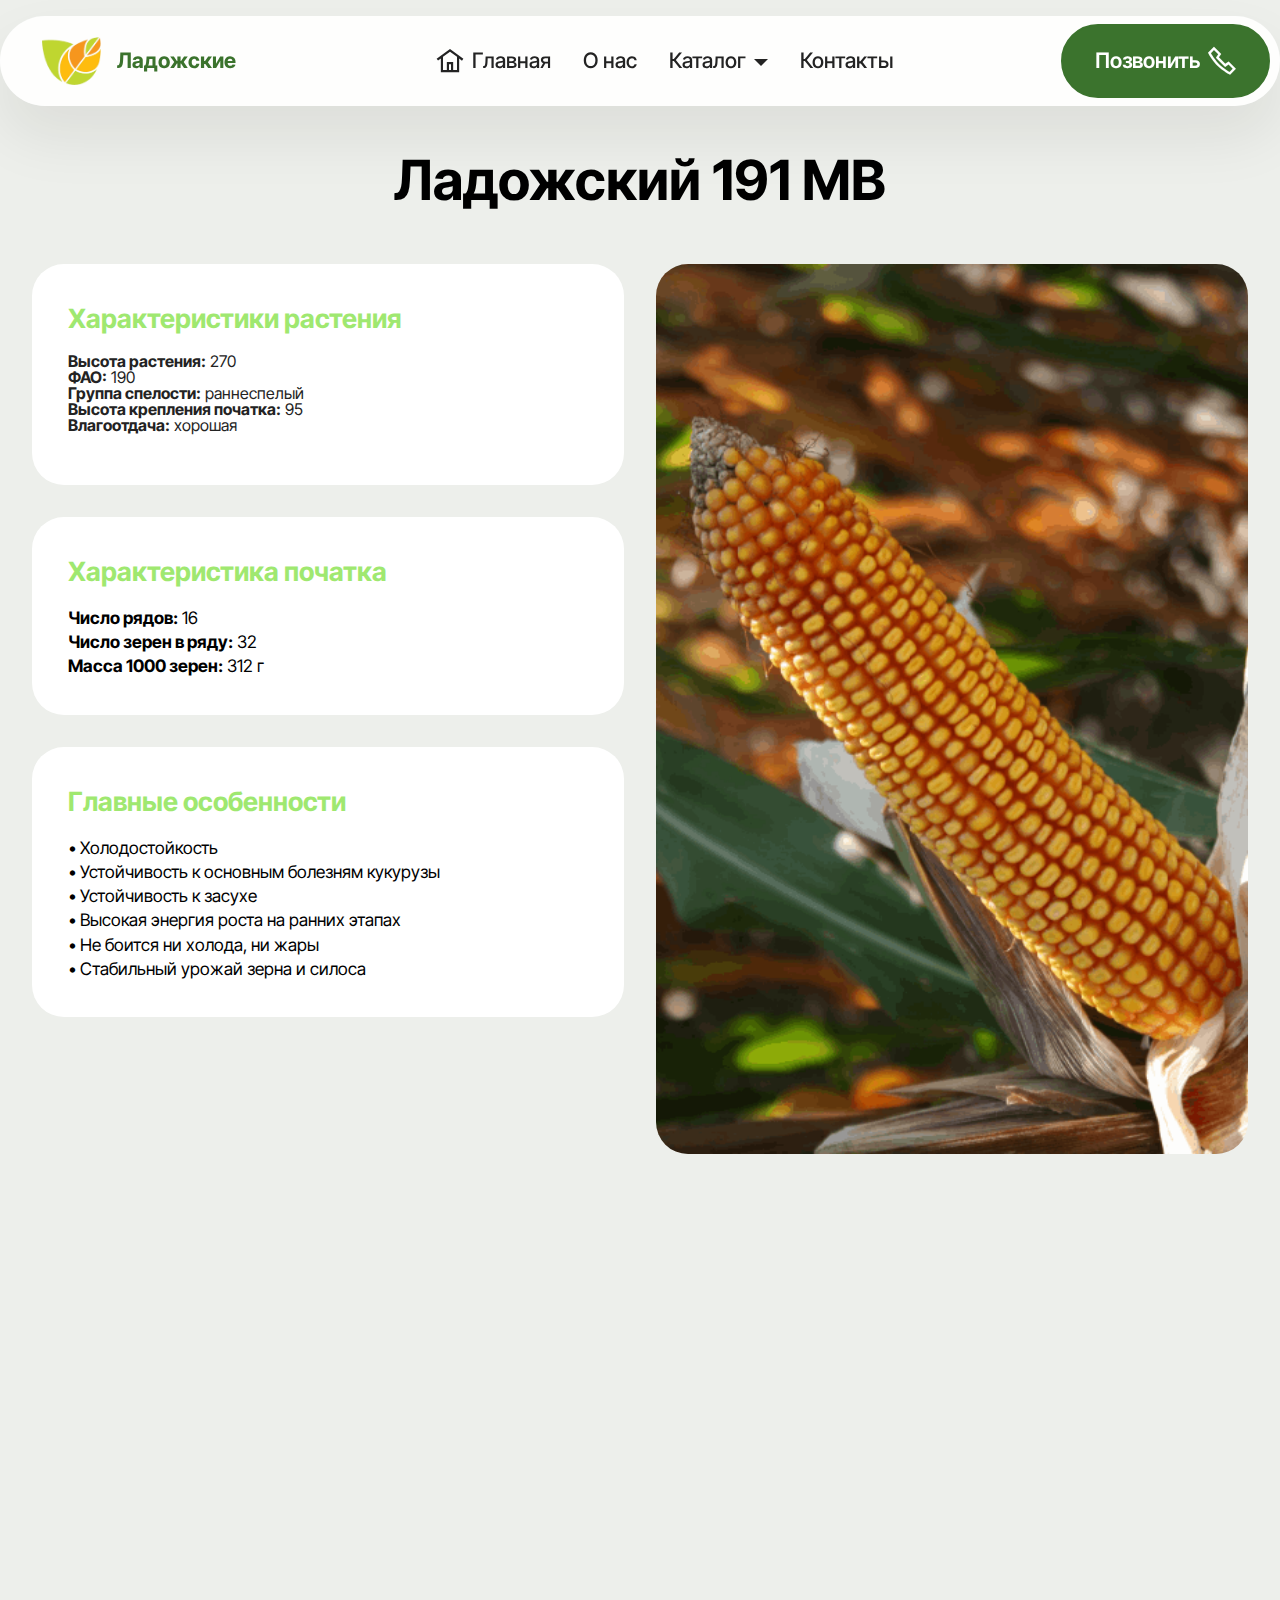
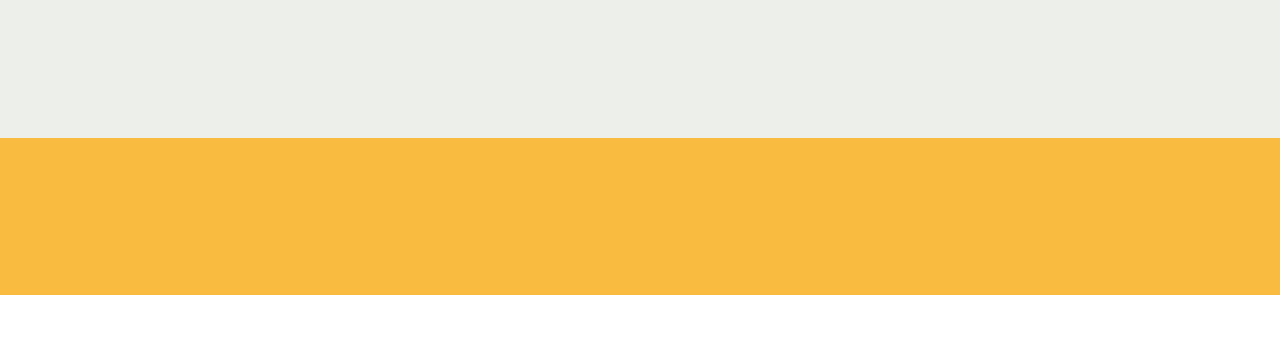
<file: page2.html>
<!DOCTYPE html>
<html  >
<head>
  <!-- Site made with Mobirise Website Builder v6.0.6, https://mobirise.com -->
  <meta charset="UTF-8">
  <meta http-equiv="X-UA-Compatible" content="IE=edge">
  <meta name="generator" content="Mobirise v6.0.6, mobirise.com">
  <meta name="viewport" content="width=device-width, initial-scale=1, minimum-scale=1">
  <link rel="shortcut icon" href="assets/images/d09bd0bed0b3d0be-68x55.png" type="image/x-icon">
  <meta name="description" content="">
  
  
  <title>Ладожский 191 МВ</title>
  <link rel="stylesheet" href="assets/web/assets/mobirise-icons2/mobirise2.css">
  <link rel="stylesheet" href="assets/bootstrap/css/bootstrap.min.css">
  <link rel="stylesheet" href="assets/bootstrap/css/bootstrap-grid.min.css">
  <link rel="stylesheet" href="assets/bootstrap/css/bootstrap-reboot.min.css">
  <link rel="stylesheet" href="assets/animatecss/animate.css">
  <link rel="stylesheet" href="assets/dropdown/css/style.css">
  <link rel="stylesheet" href="assets/theme/css/style.css">
  <link rel="preload" href="https://fonts.googleapis.com/css?family=Inter+Tight:100,200,300,400,500,600,700,800,900,100i,200i,300i,400i,500i,600i,700i,800i,900i&display=swap" as="style" onload="this.onload=null;this.rel='stylesheet'">
  <noscript><link rel="stylesheet" href="https://fonts.googleapis.com/css?family=Inter+Tight:100,200,300,400,500,600,700,800,900,100i,200i,300i,400i,500i,600i,700i,800i,900i&display=swap"></noscript>
  <link rel="preload" as="style" href="assets/mobirise/css/mbr-additional.css?v=sE9ws6"><link rel="stylesheet" href="assets/mobirise/css/mbr-additional.css?v=sE9ws6" type="text/css">

  
  
  
</head>
<body>
  
  <section data-bs-version="5.1" class="menu menu2 cid-uNyMXhjzj6" once="menu" id="menu02-1y">
	

	<nav class="navbar navbar-dropdown navbar-fixed-top navbar-expand-lg">
		<div class="container">
			<div class="navbar-brand">
				<span class="navbar-logo">
					<a href="https://xn--80aiddkld0a2a.xn--90ais/">
						<img src="assets/images/d09bd0bed0b3d0be-68x55.png" alt="Ладожские.бел" style="height: 3rem;">
					</a>
				</span>
				<span class="navbar-caption-wrap"><a class="navbar-caption text-secondary text-primary display-4" href="index.html#header19-1v">Ладожские</a></span>
			</div>
			<button class="navbar-toggler" type="button" data-toggle="collapse" data-bs-toggle="collapse" data-target="#navbarSupportedContent" data-bs-target="#navbarSupportedContent" aria-controls="navbarNavAltMarkup" aria-expanded="false" aria-label="Toggle navigation">
				<div class="hamburger">
					<span></span>
					<span></span>
					<span></span>
					<span></span>
				</div>
			</button>
			<div class="collapse navbar-collapse" id="navbarSupportedContent">
				<ul class="navbar-nav nav-dropdown" data-app-modern-menu="true"><li class="nav-item">
						<a class="nav-link link text-black text-primary display-4" href="index.html#header19-1v"><span class="mobi-mbri mobi-mbri-home mbr-iconfont mbr-iconfont-btn"></span>Главная</a>
					</li><li class="nav-item"><a class="nav-link link text-black text-primary display-4" href="index.html#header01-7">О нас</a></li>
					<li class="nav-item dropdown open">
						<a class="nav-link link text-black text-primary dropdown-toggle show display-4" href="index.html#features04-w" aria-expanded="true" data-toggle="dropdown-submenu" data-bs-toggle="dropdown" data-bs-auto-close="outside">Каталог</a><div class="dropdown-menu show" aria-labelledby="dropdown-225" data-bs-popper="none"><a class="text-black text-primary dropdown-item display-4" href="page1.html#features028-1k" target="_blank">Ладожский 175 МВ</a><a class="text-black text-primary dropdown-item display-4" href="page2.html#features028-1z" target="_blank">Ладожский 191 МВ</a><a class="text-black text-primary dropdown-item display-4" href="page3.html#features028-21" target="_blank">Ладожский 221 АМВ</a><a class="text-black text-primary dropdown-item display-4" href="page4.html#features028-23" target="_blank">Ладожский 277 АМВ</a></div>
					</li>
					<li class="nav-item">
						<a class="nav-link link text-black text-primary show display-4" href="index.html#contacts02-9" aria-expanded="false">Контакты</a>
					</li></ul>
				
				<div class="navbar-buttons mbr-section-btn"><a class="btn btn-secondary display-4" href="tel:+375297951994"><span class="mobi-mbri mobi-mbri-phone mbr-iconfont mbr-iconfont-btn"></span>Позвонить</a></div>
			</div>
		</div>
	</nav>
</section>

<section data-bs-version="5.1" class="features028 cid-uNyMXhwax6" id="features028-1z">
	

	
	
	<div class="container">
		<div class="row justify-content-center">
			<div class="col-md-12 content-head mb-5">
				<h1 class="mbr-section-title mbr-fonts-style mb-0 display-2"><strong>Ладожский 191 МВ</strong></h1>
				
			</div>
		</div>


		<div class="row justify-content-center  blockContent">

			<div class="col-12 col-lg">


				<div class="item features-without-image col-12 col-md-12 col-lg-12 active">
					<div class="item-wrapper">
						<div class="item-content">
							<h5 class="mbr-card-title mbr-fonts-style mt-0 mb-3 mbr-number display-5"><strong>Характеристики растения</strong></h5>
							
							<p class="card-text mbr-fonts-style mt-0 mb-0 display-7"></p><p><strong>Высота растения:</strong> 270<br><strong>ФАО:</strong> 190<br><strong>Группа спелости:</strong> раннеспелый<br><strong>Высота крепления початка:</strong> 95<br><strong>Влагоотдача:</strong> хорошая</p><p></p>
							
						</div>

					</div>
				</div>
				<div class="item features-without-image col-12 col-md-12 col-lg-12">
					<div class="item-wrapper">
						<div class="item-content">
							<h5 class="mbr-card-title mbr-fonts-style mt-0 mb-3 mbr-number display-5"><strong>Характеристика початка</strong></h5>
							
							<p class="card-text mbr-fonts-style mt-0 mb-0 display-7"><strong>Число рядов:</strong> 16<br><strong>Число зерен в ряду:</strong> 32<br><strong>Масса 1000 зерен:</strong>&nbsp;312 г</p>
							
						</div>

					</div>
				</div>
				<div class="item features-without-image col-12 col-md-12 col-lg-12">
					<div class="item-wrapper">
						<div class="item-content">
							<h5 class="mbr-card-title mbr-fonts-style mt-0 mb-3 mbr-number display-5"><strong>Главные особенности</strong></h5>
							
							<p class="card-text mbr-fonts-style mt-0 mb-0 display-7">•	Холодостойкость
<br>•	Устойчивость к основным болезням кукурузы
<br>•	Устойчивость к засухе
<br>•	Высокая энергия роста на ранних этапах
<br>•	Не боится ни холода, ни жары
<br>•	Стабильный урожай зерна и силоса&nbsp;<br></p>
							
						</div>
					</div>
				</div><div class="item features-without-image col-12 col-md-12 col-lg-12">
					<div class="item-wrapper">
						<div class="item-content">
							<h5 class="mbr-card-title mbr-fonts-style mt-0 mb-3 mbr-number display-5"><strong>
</strong><div><span style="font-size: 2rem;"><strong>Рекомендации</strong></span><br></div></h5>
							
							<p class="card-text mbr-fonts-style mt-0 mb-0 display-7">Раскрывает свой потенциал при классической технологии возделывания<br></p>
							
						</div>
					</div>
				</div><div class="item features-without-image col-12 col-md-12 col-lg-12">
					<div class="item-wrapper">
						<div class="item-content">
							<h5 class="mbr-card-title mbr-fonts-style mt-0 mb-3 mbr-number display-5"><strong>
</strong><div><strong>Потенциал урожайности</strong></div><div><strong>
</strong></div><div><strong>
</strong></div></h5>
							
							<p class="card-text mbr-fonts-style mt-0 mb-0 display-7">Зерно – до 115 ц/га
<br>Силос – до 600 ц/га<br></p>
							
						</div>
					</div>
				</div><div class="item features-without-image col-12 col-md-12 col-lg-12">
					<div class="item-wrapper">
						<div class="item-content">
							<h5 class="mbr-card-title mbr-fonts-style mt-0 mb-3 mbr-number display-5"><strong>
</strong><div><strong>Регион допуска:</strong></div></h5>
							
							<p class="card-text mbr-fonts-style mt-0 mb-0 display-7">Брестская область<br>Гомельская&nbsp;область<br>Минская область<br></p>
							
						</div>
					</div>
				</div>
			</div>
			<div class="col-12 col-lg-6">
				<div class="image-wrapper">
					<img class="w-100" src="assets/images/2d2d6b8fd3ce35c7f2b346ed5e7749e8-ts1689751777-427x642.png" alt="Mobirise Website Builder">
				</div>
			</div>
		</div>
	</div>
</section>

<section data-bs-version="5.1" class="article16 cid-uNDvCWZtQP" id="article16-2i">
    
    <div class="container">
        <div class="row justify-content-center">
            <div class="col-md-12 col-lg-6">
                <div class="mbr-section-btn align-center"><a class="btn btn-secondary display-4" href="index.html#form02-6">Заказать</a>
                    <a class="btn btn-secondary-outline display-4" href="index.html#header19-1v">Вернутся на главную</a></div>
            </div>
        </div>
    </div>
</section><section class="display-7" style="padding: 0;align-items: center;justify-content: center;flex-wrap: wrap;    align-content: center;display: flex;position: relative;height: 4rem;"><a href="https://mobiri.se/4039624" style="flex: 1 1;height: 4rem;position: absolute;width: 100%;z-index: 1;"><img alt="" style="height: 4rem;" src="[data-uri]"></a><p style="margin: 0;text-align: center;" class="display-7">&#8204;</p><a style="z-index:1" href="https://mobirise.com/drag-drop-website-builder.html">Drag and Drop Website Builder</a></section><script src="assets/bootstrap/js/bootstrap.bundle.min.js"></script>  <script src="assets/smoothscroll/smooth-scroll.js"></script>  <script src="assets/ytplayer/index.js"></script>  <script src="assets/dropdown/js/navbar-dropdown.js"></script>  <script src="assets/theme/js/script.js"></script>  
  
  
 <div id="scrollToTop" class="scrollToTop mbr-arrow-up"><a style="text-align: center;"><i class="mbr-arrow-up-icon mbr-arrow-up-icon-cm cm-icon cm-icon-smallarrow-up"></i></a></div>
    <input name="animation" type="hidden">
  </body>
</html>
</file>
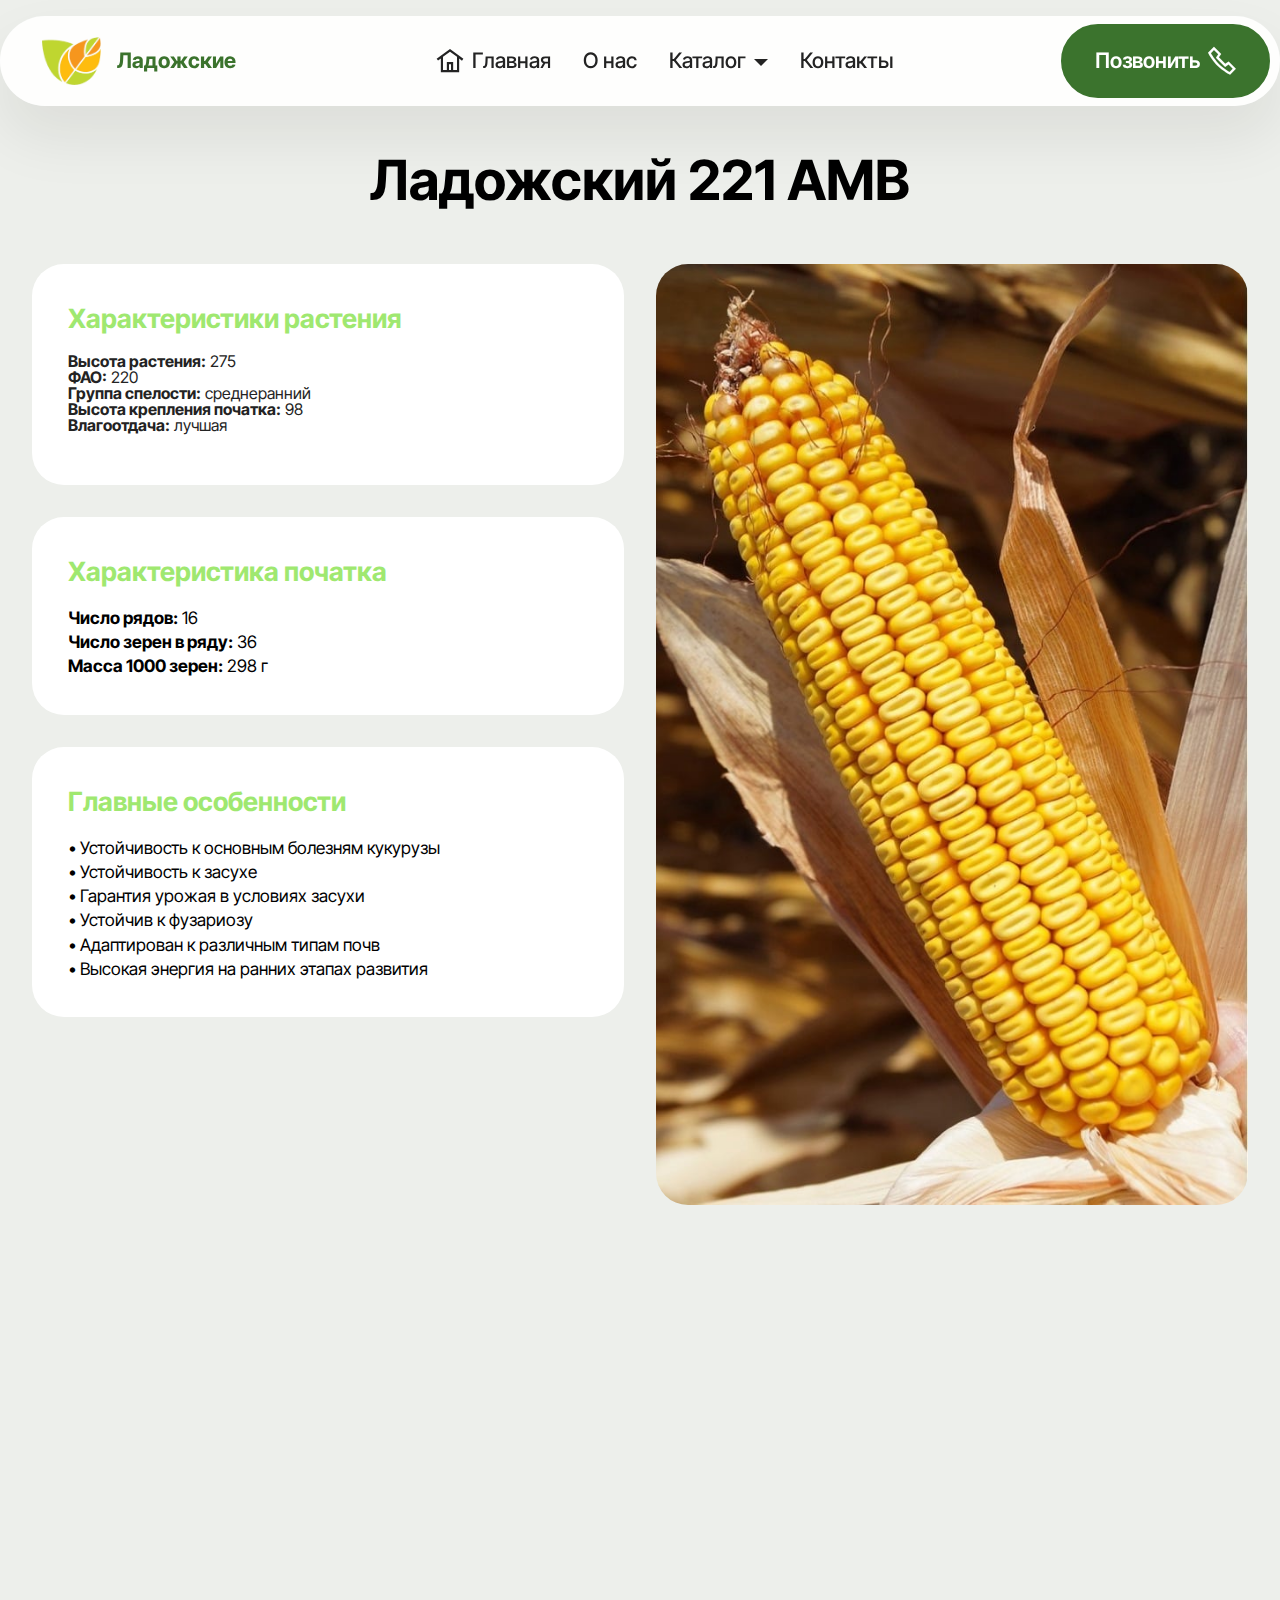
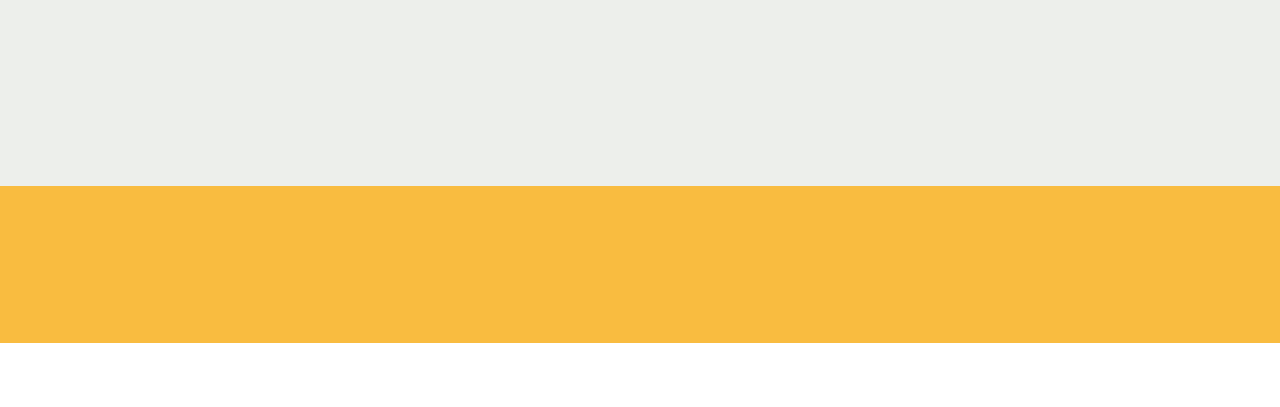
<file: page3.html>
<!DOCTYPE html>
<html  >
<head>
  <!-- Site made with Mobirise Website Builder v6.0.6, https://mobirise.com -->
  <meta charset="UTF-8">
  <meta http-equiv="X-UA-Compatible" content="IE=edge">
  <meta name="generator" content="Mobirise v6.0.6, mobirise.com">
  <meta name="viewport" content="width=device-width, initial-scale=1, minimum-scale=1">
  <link rel="shortcut icon" href="assets/images/d09bd0bed0b3d0be-68x55.png" type="image/x-icon">
  <meta name="description" content="">
  
  
  <title>Ладожский 221 АМВ</title>
  <link rel="stylesheet" href="assets/web/assets/mobirise-icons2/mobirise2.css">
  <link rel="stylesheet" href="assets/bootstrap/css/bootstrap.min.css">
  <link rel="stylesheet" href="assets/bootstrap/css/bootstrap-grid.min.css">
  <link rel="stylesheet" href="assets/bootstrap/css/bootstrap-reboot.min.css">
  <link rel="stylesheet" href="assets/animatecss/animate.css">
  <link rel="stylesheet" href="assets/dropdown/css/style.css">
  <link rel="stylesheet" href="assets/theme/css/style.css">
  <link rel="preload" href="https://fonts.googleapis.com/css?family=Inter+Tight:100,200,300,400,500,600,700,800,900,100i,200i,300i,400i,500i,600i,700i,800i,900i&display=swap" as="style" onload="this.onload=null;this.rel='stylesheet'">
  <noscript><link rel="stylesheet" href="https://fonts.googleapis.com/css?family=Inter+Tight:100,200,300,400,500,600,700,800,900,100i,200i,300i,400i,500i,600i,700i,800i,900i&display=swap"></noscript>
  <link rel="preload" as="style" href="assets/mobirise/css/mbr-additional.css?v=Vm0M0o"><link rel="stylesheet" href="assets/mobirise/css/mbr-additional.css?v=Vm0M0o" type="text/css">

  
  
  
</head>
<body>
  
  <section data-bs-version="5.1" class="menu menu2 cid-uNyNoNNJtR" once="menu" id="menu02-20">
	

	<nav class="navbar navbar-dropdown navbar-fixed-top navbar-expand-lg">
		<div class="container">
			<div class="navbar-brand">
				<span class="navbar-logo">
					<a href="https://xn--80aiddkld0a2a.xn--90ais/">
						<img src="assets/images/d09bd0bed0b3d0be-68x55.png" alt="Ладожские.бел" style="height: 3rem;">
					</a>
				</span>
				<span class="navbar-caption-wrap"><a class="navbar-caption text-secondary text-primary display-4" href="index.html#header19-1v">Ладожские</a></span>
			</div>
			<button class="navbar-toggler" type="button" data-toggle="collapse" data-bs-toggle="collapse" data-target="#navbarSupportedContent" data-bs-target="#navbarSupportedContent" aria-controls="navbarNavAltMarkup" aria-expanded="false" aria-label="Toggle navigation">
				<div class="hamburger">
					<span></span>
					<span></span>
					<span></span>
					<span></span>
				</div>
			</button>
			<div class="collapse navbar-collapse" id="navbarSupportedContent">
				<ul class="navbar-nav nav-dropdown" data-app-modern-menu="true"><li class="nav-item">
						<a class="nav-link link text-black text-primary display-4" href="index.html#header19-1v"><span class="mobi-mbri mobi-mbri-home mbr-iconfont mbr-iconfont-btn"></span>Главная</a>
					</li><li class="nav-item"><a class="nav-link link text-black text-primary display-4" href="index.html#header01-7">О нас</a></li>
					<li class="nav-item dropdown open">
						<a class="nav-link link text-black text-primary dropdown-toggle show display-4" href="index.html#features04-w" aria-expanded="true" data-toggle="dropdown-submenu" data-bs-toggle="dropdown" data-bs-auto-close="outside">Каталог</a><div class="dropdown-menu show" aria-labelledby="dropdown-225" data-bs-popper="none"><a class="text-black text-primary dropdown-item display-4" href="page1.html#features028-1k" target="_blank">Ладожский 175 МВ</a><a class="text-black text-primary dropdown-item display-4" href="page2.html#features028-1z" target="_blank">Ладожский 191 МВ</a><a class="text-black text-primary dropdown-item display-4" href="page3.html#features028-21" target="_blank">Ладожский 221 АМВ</a><a class="text-black text-primary dropdown-item display-4" href="page4.html#features028-23" target="_blank">Ладожский 277 АМВ</a></div>
					</li>
					<li class="nav-item">
						<a class="nav-link link text-black text-primary show display-4" href="index.html#contacts02-9" aria-expanded="false">Контакты</a>
					</li></ul>
				
				<div class="navbar-buttons mbr-section-btn"><a class="btn btn-secondary display-4" href="tel:+375297951994"><span class="mobi-mbri mobi-mbri-phone mbr-iconfont mbr-iconfont-btn"></span>Позвонить</a></div>
			</div>
		</div>
	</nav>
</section>

<section data-bs-version="5.1" class="features028 cid-uNyNoO1OoK" id="features028-21">
	

	
	
	<div class="container">
		<div class="row justify-content-center">
			<div class="col-md-12 content-head mb-5">
				<h1 class="mbr-section-title mbr-fonts-style mb-0 display-2"><strong>Ладожский 221 АМВ</strong></h1>
				
			</div>
		</div>


		<div class="row justify-content-center  blockContent">

			<div class="col-12 col-lg">


				<div class="item features-without-image col-12 col-md-12 col-lg-12 active">
					<div class="item-wrapper">
						<div class="item-content">
							<h5 class="mbr-card-title mbr-fonts-style mt-0 mb-3 mbr-number display-5"><strong>Характеристики растения</strong></h5>
							
							<p class="card-text mbr-fonts-style mt-0 mb-0 display-7"></p><p><strong>Высота растения:</strong> 275<br><strong>ФАО:</strong> 220<br><strong>Группа спелости:</strong> среднеранний<br><strong>Высота крепления початка:</strong> 98<br><strong>Влагоотдача:</strong> лучшая</p><p></p>
							
						</div>

					</div>
				</div>
				<div class="item features-without-image col-12 col-md-12 col-lg-12">
					<div class="item-wrapper">
						<div class="item-content">
							<h5 class="mbr-card-title mbr-fonts-style mt-0 mb-3 mbr-number display-5"><strong>Характеристика початка</strong></h5>
							
							<p class="card-text mbr-fonts-style mt-0 mb-0 display-7"><strong>Число рядов:</strong> 16<br><strong>Число зерен в ряду:</strong> 36<br><strong>Масса 1000 зерен:</strong>&nbsp;298 г</p>
							
						</div>

					</div>
				</div>
				<div class="item features-without-image col-12 col-md-12 col-lg-12">
					<div class="item-wrapper">
						<div class="item-content">
							<h5 class="mbr-card-title mbr-fonts-style mt-0 mb-3 mbr-number display-5"><strong>Главные особенности</strong></h5>
							
							<p class="card-text mbr-fonts-style mt-0 mb-0 display-7">•	Устойчивость к основным болезням кукурузы
<br>•	Устойчивость к засухе
<br>•	Гарантия урожая в условиях засухи
<br>•	Устойчив к фузариозу
<br>•	Адаптирован к различным типам почв
<br>•	Высокая энергия на ранних этапах развития&nbsp;<br></p>
							
						</div>
					</div>
				</div><div class="item features-without-image col-12 col-md-12 col-lg-12">
					<div class="item-wrapper">
						<div class="item-content">
							<h5 class="mbr-card-title mbr-fonts-style mt-0 mb-3 mbr-number display-5"><strong>
</strong><div><span style="font-size: 2rem;"><strong>Рекомендации</strong></span><br></div></h5>
							
							<p class="card-text mbr-fonts-style mt-0 mb-0 display-7">Раскрывает свой потенциал при классической технологии возделывания<br></p>
							
						</div>
					</div>
				</div><div class="item features-without-image col-12 col-md-12 col-lg-12">
					<div class="item-wrapper">
						<div class="item-content">
							<h5 class="mbr-card-title mbr-fonts-style mt-0 mb-3 mbr-number display-5"><strong>
</strong><div><strong>Потенциал урожайности</strong></div><div><strong>
</strong></div><div><strong>
</strong></div></h5>
							
							<p class="card-text mbr-fonts-style mt-0 mb-0 display-7">Зерно – до 110 ц/га<br></p>
							
						</div>
					</div>
				</div><div class="item features-without-image col-12 col-md-12 col-lg-12">
					<div class="item-wrapper">
						<div class="item-content">
							<h5 class="mbr-card-title mbr-fonts-style mt-0 mb-3 mbr-number display-5"><strong>
</strong><div><strong>Регион допуска:</strong></div></h5>
							
							<p class="card-text mbr-fonts-style mt-0 mb-0 display-7">Брестская область<br>Гомельская&nbsp;область<br>Гродненская&nbsp;область<br>Витебская&nbsp;область<br>Минская область<br>
<br></p>
							
						</div>
					</div>
				</div>
			</div>
			<div class="col-12 col-lg-6">
				<div class="image-wrapper">
					<img class="w-100" src="assets/images/ddf7d7eb8b1c9f2dc90deabda891e8e2-fit-672x1068.jpg" alt="Mobirise Website Builder">
				</div>
			</div>
		</div>
	</div>
</section>

<section data-bs-version="5.1" class="article16 cid-uNDvGsMDtD" id="article16-2j">
    
    <div class="container">
        <div class="row justify-content-center">
            <div class="col-md-12 col-lg-6">
                <div class="mbr-section-btn align-center"><a class="btn btn-secondary display-4" href="index.html#form02-6">Заказать</a>
                    <a class="btn btn-secondary-outline display-4" href="index.html#header19-1v">Вернутся на главную</a></div>
            </div>
        </div>
    </div>
</section><section class="display-7" style="padding: 0;align-items: center;justify-content: center;flex-wrap: wrap;    align-content: center;display: flex;position: relative;height: 4rem;"><a href="https://mobiri.se/4039624" style="flex: 1 1;height: 4rem;position: absolute;width: 100%;z-index: 1;"><img alt="" style="height: 4rem;" src="[data-uri]"></a><p style="margin: 0;text-align: center;" class="display-7">&#8204;</p><a style="z-index:1" href="https://mobirise.com">Mobirise </a></section><script src="assets/bootstrap/js/bootstrap.bundle.min.js"></script>  <script src="assets/smoothscroll/smooth-scroll.js"></script>  <script src="assets/ytplayer/index.js"></script>  <script src="assets/dropdown/js/navbar-dropdown.js"></script>  <script src="assets/theme/js/script.js"></script>  
  
  
 <div id="scrollToTop" class="scrollToTop mbr-arrow-up"><a style="text-align: center;"><i class="mbr-arrow-up-icon mbr-arrow-up-icon-cm cm-icon cm-icon-smallarrow-up"></i></a></div>
    <input name="animation" type="hidden">
  </body>
</html>
</file>
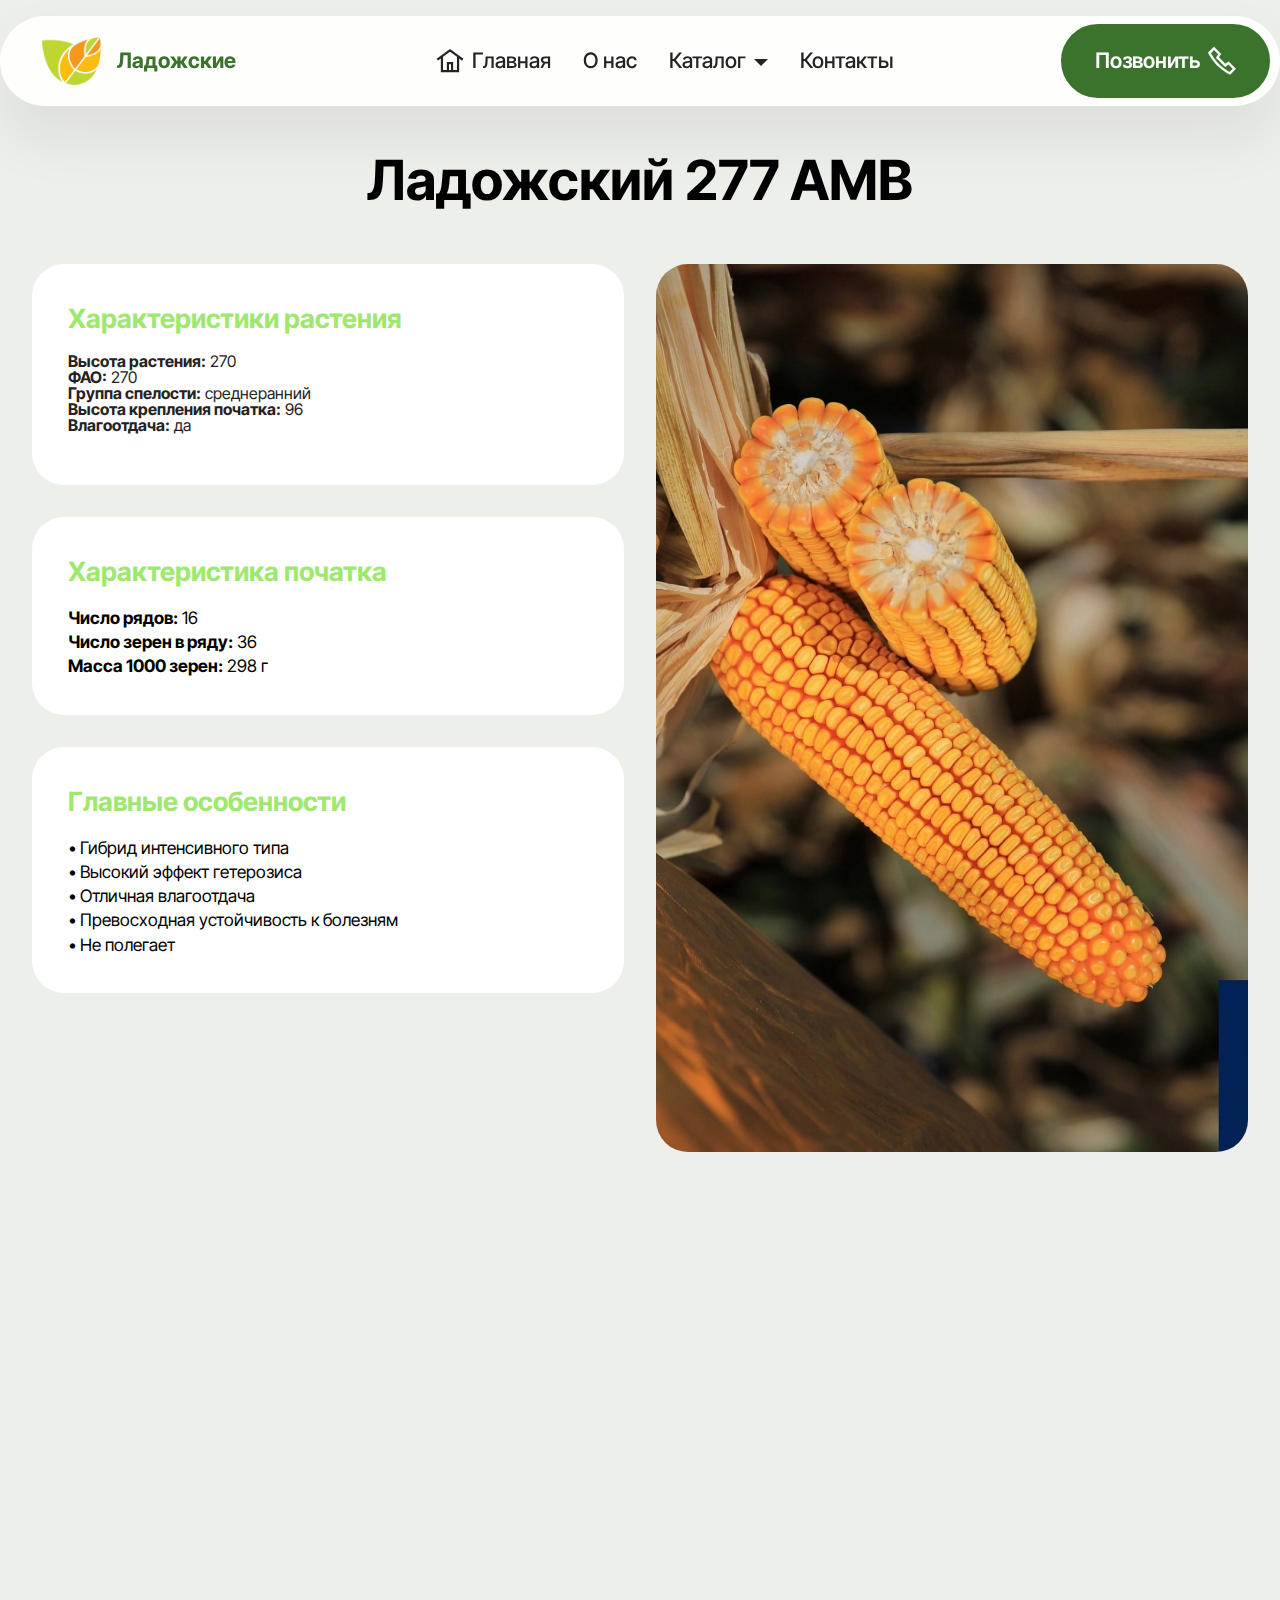
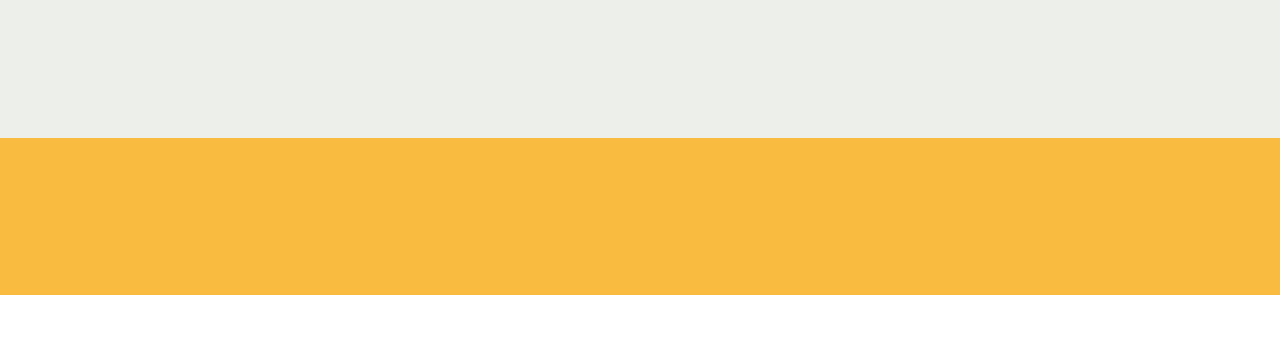
<file: page4.html>
<!DOCTYPE html>
<html  >
<head>
  <!-- Site made with Mobirise Website Builder v6.0.6, https://mobirise.com -->
  <meta charset="UTF-8">
  <meta http-equiv="X-UA-Compatible" content="IE=edge">
  <meta name="generator" content="Mobirise v6.0.6, mobirise.com">
  <meta name="viewport" content="width=device-width, initial-scale=1, minimum-scale=1">
  <link rel="shortcut icon" href="assets/images/d09bd0bed0b3d0be-68x55.png" type="image/x-icon">
  <meta name="description" content="">
  
  
  <title>Ладожский 277 АМВ</title>
  <link rel="stylesheet" href="assets/web/assets/mobirise-icons2/mobirise2.css">
  <link rel="stylesheet" href="assets/bootstrap/css/bootstrap.min.css">
  <link rel="stylesheet" href="assets/bootstrap/css/bootstrap-grid.min.css">
  <link rel="stylesheet" href="assets/bootstrap/css/bootstrap-reboot.min.css">
  <link rel="stylesheet" href="assets/animatecss/animate.css">
  <link rel="stylesheet" href="assets/dropdown/css/style.css">
  <link rel="stylesheet" href="assets/theme/css/style.css">
  <link rel="preload" href="https://fonts.googleapis.com/css?family=Inter+Tight:100,200,300,400,500,600,700,800,900,100i,200i,300i,400i,500i,600i,700i,800i,900i&display=swap" as="style" onload="this.onload=null;this.rel='stylesheet'">
  <noscript><link rel="stylesheet" href="https://fonts.googleapis.com/css?family=Inter+Tight:100,200,300,400,500,600,700,800,900,100i,200i,300i,400i,500i,600i,700i,800i,900i&display=swap"></noscript>
  <link rel="preload" as="style" href="assets/mobirise/css/mbr-additional.css?v=kTjkbB"><link rel="stylesheet" href="assets/mobirise/css/mbr-additional.css?v=kTjkbB" type="text/css">

  
  
  
</head>
<body>
  
  <section data-bs-version="5.1" class="menu menu2 cid-uNyNPZooM1" once="menu" id="menu02-22">
	

	<nav class="navbar navbar-dropdown navbar-fixed-top navbar-expand-lg">
		<div class="container">
			<div class="navbar-brand">
				<span class="navbar-logo">
					<a href="https://xn--80aiddkld0a2a.xn--90ais/">
						<img src="assets/images/d09bd0bed0b3d0be-68x55.png" alt="Ладожские.бел" style="height: 3rem;">
					</a>
				</span>
				<span class="navbar-caption-wrap"><a class="navbar-caption text-secondary text-primary display-4" href="index.html#header19-1v">Ладожские</a></span>
			</div>
			<button class="navbar-toggler" type="button" data-toggle="collapse" data-bs-toggle="collapse" data-target="#navbarSupportedContent" data-bs-target="#navbarSupportedContent" aria-controls="navbarNavAltMarkup" aria-expanded="false" aria-label="Toggle navigation">
				<div class="hamburger">
					<span></span>
					<span></span>
					<span></span>
					<span></span>
				</div>
			</button>
			<div class="collapse navbar-collapse" id="navbarSupportedContent">
				<ul class="navbar-nav nav-dropdown" data-app-modern-menu="true"><li class="nav-item">
						<a class="nav-link link text-black text-primary display-4" href="index.html#header19-1v"><span class="mobi-mbri mobi-mbri-home mbr-iconfont mbr-iconfont-btn"></span>Главная</a>
					</li><li class="nav-item"><a class="nav-link link text-black text-primary display-4" href="index.html#header01-7">О нас</a></li>
					<li class="nav-item dropdown open">
						<a class="nav-link link text-black text-primary dropdown-toggle show display-4" href="index.html#features04-w" aria-expanded="true" data-toggle="dropdown-submenu" data-bs-toggle="dropdown" data-bs-auto-close="outside">Каталог</a><div class="dropdown-menu show" aria-labelledby="dropdown-225" data-bs-popper="none"><a class="text-black text-primary dropdown-item display-4" href="page1.html#features028-1k" target="_blank">Ладожский 175 МВ</a><a class="text-black text-primary dropdown-item display-4" href="page2.html#features028-1z" target="_blank">Ладожский 191 МВ</a><a class="text-black text-primary dropdown-item display-4" href="page3.html#features028-21" target="_blank">Ладожский 221 АМВ</a><a class="text-black text-primary dropdown-item display-4" href="page4.html#features028-23" target="_blank">Ладожский 277 АМВ</a></div>
					</li>
					<li class="nav-item">
						<a class="nav-link link text-black text-primary show display-4" href="index.html#contacts02-9" aria-expanded="false">Контакты</a>
					</li></ul>
				
				<div class="navbar-buttons mbr-section-btn"><a class="btn btn-secondary display-4" href="tel:+375297951994"><span class="mobi-mbri mobi-mbri-phone mbr-iconfont mbr-iconfont-btn"></span>Позвонить</a></div>
			</div>
		</div>
	</nav>
</section>

<section data-bs-version="5.1" class="features028 cid-uNyNPZQJJb" id="features028-23">
	

	
	
	<div class="container">
		<div class="row justify-content-center">
			<div class="col-md-12 content-head mb-5">
				<h1 class="mbr-section-title mbr-fonts-style mb-0 display-2"><strong>Ладожский 277 АМВ</strong></h1>
				
			</div>
		</div>


		<div class="row justify-content-center  blockContent">

			<div class="col-12 col-lg">


				<div class="item features-without-image col-12 col-md-12 col-lg-12 active">
					<div class="item-wrapper">
						<div class="item-content">
							<h5 class="mbr-card-title mbr-fonts-style mt-0 mb-3 mbr-number display-5"><strong>Характеристики растения</strong></h5>
							
							<p class="card-text mbr-fonts-style mt-0 mb-0 display-7"></p><p><strong>Высота растения:</strong> 270<br><strong>ФАО:</strong> 270<br><strong>Группа спелости:</strong> среднеранний<br><strong>Высота крепления початка:</strong> 96<br><strong>Влагоотдача:</strong> да</p><p></p>
							
						</div>

					</div>
				</div>
				<div class="item features-without-image col-12 col-md-12 col-lg-12">
					<div class="item-wrapper">
						<div class="item-content">
							<h5 class="mbr-card-title mbr-fonts-style mt-0 mb-3 mbr-number display-5"><strong>Характеристика початка</strong></h5>
							
							<p class="card-text mbr-fonts-style mt-0 mb-0 display-7"><strong>Число рядов:</strong> 16<br><strong>Число зерен в ряду:</strong> 36<br><strong>Масса 1000 зерен:</strong>&nbsp;298 г</p>
							
						</div>

					</div>
				</div>
				<div class="item features-without-image col-12 col-md-12 col-lg-12">
					<div class="item-wrapper">
						<div class="item-content">
							<h5 class="mbr-card-title mbr-fonts-style mt-0 mb-3 mbr-number display-5"><strong>Главные особенности</strong></h5>
							
							<p class="card-text mbr-fonts-style mt-0 mb-0 display-7">•	Гибрид интенсивного типа
<br>•	Высокий эффект гетерозиса
<br>•	Отличная влагоотдача
<br>•	Превосходная устойчивость к болезням
<br>•	Не полегает<br></p>
							
						</div>
					</div>
				</div><div class="item features-without-image col-12 col-md-12 col-lg-12">
					<div class="item-wrapper">
						<div class="item-content">
							<h5 class="mbr-card-title mbr-fonts-style mt-0 mb-3 mbr-number display-5"><strong>
</strong><div><span style="font-size: 2rem;"><strong>Рекомендации</strong></span><br></div></h5>
							
							<p class="card-text mbr-fonts-style mt-0 mb-0 display-7">Максимальный урожай при использовании на почвах с повышенным агрофоном<br></p>
							
						</div>
					</div>
				</div><div class="item features-without-image col-12 col-md-12 col-lg-12">
					<div class="item-wrapper">
						<div class="item-content">
							<h5 class="mbr-card-title mbr-fonts-style mt-0 mb-3 mbr-number display-5"><strong>
</strong><div><strong>Потенциал урожайности</strong></div><div><strong>
</strong></div><div><strong>
</strong></div></h5>
							
							<p class="card-text mbr-fonts-style mt-0 mb-0 display-7">Зерно – до 125 ц/га<br></p>
							
						</div>
					</div>
				</div><div class="item features-without-image col-12 col-md-12 col-lg-12">
					<div class="item-wrapper">
						<div class="item-content">
							<h5 class="mbr-card-title mbr-fonts-style mt-0 mb-3 mbr-number display-5"><strong>
</strong><div><strong>Регион допуска:</strong></div></h5>
							
							<p class="card-text mbr-fonts-style mt-0 mb-0 display-7">Брестская область<br>Гомельская&nbsp;область<br>Гродненская&nbsp;область<br>Минская область<br>
<br></p>
							
						</div>
					</div>
				</div>
			</div>
			<div class="col-12 col-lg-6">
				<div class="image-wrapper">
					<img class="w-100" src="assets/images/0e3ea5935f961284f4f5746d1df35041-fit-1000x1500.jpg" alt="Mobirise Website Builder">
				</div>
			</div>
		</div>
	</div>
</section>

<section data-bs-version="5.1" class="article16 cid-uNDvIeyMUB" id="article16-2k">
    
    <div class="container">
        <div class="row justify-content-center">
            <div class="col-md-12 col-lg-6">
                <div class="mbr-section-btn align-center"><a class="btn btn-secondary display-4" href="index.html#form02-6">Заказать</a>
                    <a class="btn btn-secondary-outline display-4" href="index.html#header19-1v">Вернутся на главную</a></div>
            </div>
        </div>
    </div>
</section><section class="display-7" style="padding: 0;align-items: center;justify-content: center;flex-wrap: wrap;    align-content: center;display: flex;position: relative;height: 4rem;"><a href="https://mobiri.se/4039624" style="flex: 1 1;height: 4rem;position: absolute;width: 100%;z-index: 1;"><img alt="" style="height: 4rem;" src="[data-uri]"></a><p style="margin: 0;text-align: center;" class="display-7">&#8204;</p><a style="z-index:1" href="https://mobirise.com/html-builder.html">HTML Website Maker</a></section><script src="assets/bootstrap/js/bootstrap.bundle.min.js"></script>  <script src="assets/smoothscroll/smooth-scroll.js"></script>  <script src="assets/ytplayer/index.js"></script>  <script src="assets/dropdown/js/navbar-dropdown.js"></script>  <script src="assets/theme/js/script.js"></script>  
  
  
 <div id="scrollToTop" class="scrollToTop mbr-arrow-up"><a style="text-align: center;"><i class="mbr-arrow-up-icon mbr-arrow-up-icon-cm cm-icon cm-icon-smallarrow-up"></i></a></div>
    <input name="animation" type="hidden">
  </body>
</html>
</file>
<file: assets/web/assets/mobirise-icons2/mobirise2.css>
@font-face {
  font-family: 'Moririse2';
  font-display: swap;
  src:  url('mobirise2.eot?f2bix4');
  src:  url('mobirise2.eot?f2bix4#iefix') format('embedded-opentype'),
    url('mobirise2.ttf?f2bix4') format('truetype'),
    url('mobirise2.woff?f2bix4') format('woff'),
    url('mobirise2.svg?f2bix4#mobirise2') format('svg');
  font-weight: normal;
  font-style: normal;
}

[class^="mobi-"], [class*=" mobi-"] {
  /* use !important to prevent issues with browser extensions that change fonts */
  font-family: 'Moririse2' !important;
  speak: none;
  font-style: normal;
  font-weight: normal;
  font-variant: normal;
  text-transform: none;
  line-height: 1;

  /* Better Font Rendering =========== */
  -webkit-font-smoothing: antialiased;
  -moz-osx-font-smoothing: grayscale;
}

.mobi-mbri-add-submenu:before {
  content: "\e900";
}
.mobi-mbri-alert:before {
  content: "\e901";
}
.mobi-mbri-align-center:before {
  content: "\e902";
}
.mobi-mbri-align-justify:before {
  content: "\e903";
}
.mobi-mbri-align-left:before {
  content: "\e904";
}
.mobi-mbri-align-right:before {
  content: "\e905";
}
.mobi-mbri-android:before {
  content: "\e906";
}
.mobi-mbri-apple:before {
  content: "\e907";
}
.mobi-mbri-arrow-down:before {
  content: "\e908";
}
.mobi-mbri-arrow-next:before {
  content: "\e909";
}
.mobi-mbri-arrow-prev:before {
  content: "\e90a";
}
.mobi-mbri-arrow-up:before {
  content: "\e90b";
}
.mobi-mbri-bold:before {
  content: "\e90c";
}
.mobi-mbri-bookmark:before {
  content: "\e90d";
}
.mobi-mbri-bootstrap:before {
  content: "\e90e";
}
.mobi-mbri-briefcase:before {
  content: "\e90f";
}
.mobi-mbri-browse:before {
  content: "\e910";
}
.mobi-mbri-bulleted-list:before {
  content: "\e911";
}
.mobi-mbri-calendar:before {
  content: "\e912";
}
.mobi-mbri-camera:before {
  content: "\e913";
}
.mobi-mbri-cart-add:before {
  content: "\e914";
}
.mobi-mbri-cart-full:before {
  content: "\e915";
}
.mobi-mbri-cash:before {
  content: "\e916";
}
.mobi-mbri-change-style:before {
  content: "\e917";
}
.mobi-mbri-chat:before {
  content: "\e918";
}
.mobi-mbri-clock:before {
  content: "\e919";
}
.mobi-mbri-close:before {
  content: "\e91a";
}
.mobi-mbri-cloud:before {
  content: "\e91b";
}
.mobi-mbri-code:before {
  content: "\e91c";
}
.mobi-mbri-contact-form:before {
  content: "\e91d";
}
.mobi-mbri-credit-card:before {
  content: "\e91e";
}
.mobi-mbri-cursor-click:before {
  content: "\e91f";
}
.mobi-mbri-cust-feedback:before {
  content: "\e920";
}
.mobi-mbri-database:before {
  content: "\e921";
}
.mobi-mbri-delivery:before {
  content: "\e922";
}
.mobi-mbri-desktop:before {
  content: "\e923";
}
.mobi-mbri-devices:before {
  content: "\e924";
}
.mobi-mbri-down:before {
  content: "\e925";
}
.mobi-mbri-download-2:before {
  content: "\e926";
}
.mobi-mbri-download:before {
  content: "\e927";
}
.mobi-mbri-drag-n-drop-2:before {
  content: "\e928";
}
.mobi-mbri-drag-n-drop:before {
  content: "\e929";
}
.mobi-mbri-edit-2:before {
  content: "\e92a";
}
.mobi-mbri-edit:before {
  content: "\e92b";
}
.mobi-mbri-error:before {
  content: "\e92c";
}
.mobi-mbri-extension:before {
  content: "\e92d";
}
.mobi-mbri-features:before {
  content: "\e92e";
}
.mobi-mbri-file:before {
  content: "\e92f";
}
.mobi-mbri-flag:before {
  content: "\e930";
}
.mobi-mbri-folder:before {
  content: "\e931";
}
.mobi-mbri-gift:before {
  content: "\e932";
}
.mobi-mbri-github:before {
  content: "\e933";
}
.mobi-mbri-globe-2:before {
  content: "\e934";
}
.mobi-mbri-globe:before {
  content: "\e935";
}
.mobi-mbri-growing-chart:before {
  content: "\e936";
}
.mobi-mbri-hearth:before {
  content: "\e937";
}
.mobi-mbri-help:before {
  content: "\e938";
}
.mobi-mbri-home:before {
  content: "\e939";
}
.mobi-mbri-hot-cup:before {
  content: "\e93a";
}
.mobi-mbri-idea:before {
  content: "\e93b";
}
.mobi-mbri-image-gallery:before {
  content: "\e93c";
}
.mobi-mbri-image-slider:before {
  content: "\e93d";
}
.mobi-mbri-info:before {
  content: "\e93e";
}
.mobi-mbri-italic:before {
  content: "\e93f";
}
.mobi-mbri-key:before {
  content: "\e940";
}
.mobi-mbri-laptop:before {
  content: "\e941";
}
.mobi-mbri-layers:before {
  content: "\e942";
}
.mobi-mbri-left-right:before {
  content: "\e943";
}
.mobi-mbri-left:before {
  content: "\e944";
}
.mobi-mbri-letter:before {
  content: "\e945";
}
.mobi-mbri-like:before {
  content: "\e946";
}
.mobi-mbri-link:before {
  content: "\e947";
}
.mobi-mbri-lock:before {
  content: "\e948";
}
.mobi-mbri-login:before {
  content: "\e949";
}
.mobi-mbri-logout:before {
  content: "\e94a";
}
.mobi-mbri-magic-stick:before {
  content: "\e94b";
}
.mobi-mbri-map-pin:before {
  content: "\e94c";
}
.mobi-mbri-menu:before {
  content: "\e94d";
}
.mobi-mbri-mobile-2:before {
  content: "\e94e";
}
.mobi-mbri-mobile-horizontal:before {
  content: "\e94f";
}
.mobi-mbri-mobile:before {
  content: "\e950";
}
.mobi-mbri-mobirise:before {
  content: "\e951";
}
.mobi-mbri-more-horizontal:before {
  content: "\e952";
}
.mobi-mbri-more-vertical:before {
  content: "\e953";
}
.mobi-mbri-music:before {
  content: "\e954";
}
.mobi-mbri-new-file:before {
  content: "\e955";
}
.mobi-mbri-numbered-list:before {
  content: "\e956";
}
.mobi-mbri-opened-folder:before {
  content: "\e957";
}
.mobi-mbri-pages:before {
  content: "\e958";
}
.mobi-mbri-paper-plane:before {
  content: "\e959";
}
.mobi-mbri-paperclip:before {
  content: "\e95a";
}
.mobi-mbri-phone:before {
  content: "\e95b";
}
.mobi-mbri-photo:before {
  content: "\e95c";
}
.mobi-mbri-photos:before {
  content: "\e95d";
}
.mobi-mbri-pin:before {
  content: "\e95e";
}
.mobi-mbri-play:before {
  content: "\e95f";
}
.mobi-mbri-plus:before {
  content: "\e960";
}
.mobi-mbri-preview:before {
  content: "\e961";
}
.mobi-mbri-print:before {
  content: "\e962";
}
.mobi-mbri-protect:before {
  content: "\e963";
}
.mobi-mbri-question:before {
  content: "\e964";
}
.mobi-mbri-quote-left:before {
  content: "\e965";
}
.mobi-mbri-quote-right:before {
  content: "\e966";
}
.mobi-mbri-redo:before {
  content: "\e967";
}
.mobi-mbri-refresh:before {
  content: "\e968";
}
.mobi-mbri-responsive-2:before {
  content: "\e969";
}
.mobi-mbri-responsive:before {
  content: "\e96a";
}
.mobi-mbri-right:before {
  content: "\e96b";
}
.mobi-mbri-rocket:before {
  content: "\e96c";
}
.mobi-mbri-sad-face:before {
  content: "\e96d";
}
.mobi-mbri-sale:before {
  content: "\e96e";
}
.mobi-mbri-save:before {
  content: "\e96f";
}
.mobi-mbri-search:before {
  content: "\e970";
}
.mobi-mbri-setting-2:before {
  content: "\e971";
}
.mobi-mbri-setting-3:before {
  content: "\e972";
}
.mobi-mbri-setting:before {
  content: "\e973";
}
.mobi-mbri-share:before {
  content: "\e974";
}
.mobi-mbri-shopping-bag:before {
  content: "\e975";
}
.mobi-mbri-shopping-basket:before {
  content: "\e976";
}
.mobi-mbri-shopping-cart:before {
  content: "\e977";
}
.mobi-mbri-sites:before {
  content: "\e978";
}
.mobi-mbri-smile-face:before {
  content: "\e979";
}
.mobi-mbri-speed:before {
  content: "\e97a";
}
.mobi-mbri-star:before {
  content: "\e97b";
}
.mobi-mbri-success:before {
  content: "\e97c";
}
.mobi-mbri-sun:before {
  content: "\e97d";
}
.mobi-mbri-sun2:before {
  content: "\e97e";
}
.mobi-mbri-tablet-vertical:before {
  content: "\e97f";
}
.mobi-mbri-tablet:before {
  content: "\e980";
}
.mobi-mbri-target:before {
  content: "\e981";
}
.mobi-mbri-timer:before {
  content: "\e982";
}
.mobi-mbri-to-ftp:before {
  content: "\e983";
}
.mobi-mbri-to-local-drive:before {
  content: "\e984";
}
.mobi-mbri-touch-swipe:before {
  content: "\e985";
}
.mobi-mbri-touch:before {
  content: "\e986";
}
.mobi-mbri-trash:before {
  content: "\e987";
}
.mobi-mbri-underline:before {
  content: "\e988";
}
.mobi-mbri-undo:before {
  content: "\e989";
}
.mobi-mbri-unlink:before {
  content: "\e98a";
}
.mobi-mbri-unlock:before {
  content: "\e98b";
}
.mobi-mbri-up-down:before {
  content: "\e98c";
}
.mobi-mbri-up:before {
  content: "\e98d";
}
.mobi-mbri-update:before {
  content: "\e98e";
}
.mobi-mbri-upload-2:before {
  content: "\e98f";
}
.mobi-mbri-upload:before {
  content: "\e990";
}
.mobi-mbri-user-2:before {
  content: "\e991";
}
.mobi-mbri-user:before {
  content: "\e992";
}
.mobi-mbri-users:before {
  content: "\e993";
}
.mobi-mbri-video-play:before {
  content: "\e994";
}
.mobi-mbri-video:before {
  content: "\e995";
}
.mobi-mbri-watch:before {
  content: "\e996";
}
.mobi-mbri-website-theme-2:before {
  content: "\e997";
}
.mobi-mbri-website-theme:before {
  content: "\e998";
}
.mobi-mbri-wifi:before {
  content: "\e999";
}
.mobi-mbri-windows:before {
  content: "\e99a";
}
.mobi-mbri-zoom-in:before {
  content: "\e99b";
}
.mobi-mbri-zoom-out:before {
  content: "\e99c";
}
</file>
<file: assets/dropdown/css/style.css>
.navbar-dropdown {
  left: 0;
  padding: 0;
  position: absolute;
  right: 0;
  top: 0;
  transition: all 0.45s ease;
  z-index: 1030;
  background: #282828; }
  .navbar-dropdown .navbar-logo {
    margin-right: 0.8rem;
    transition: margin 0.3s ease-in-out;
    vertical-align: middle; }
    .navbar-dropdown .navbar-logo img {
      height: 3.125rem;
      transition: all 0.3s ease-in-out; }
    .navbar-dropdown .navbar-logo.mbr-iconfont {
      font-size: 3.125rem;
      line-height: 3.125rem; }
  .navbar-dropdown .navbar-caption {
    font-weight: 700;
    white-space: normal;
    vertical-align: -4px;
    line-height: 3.125rem !important; }
    .navbar-dropdown .navbar-caption, .navbar-dropdown .navbar-caption:hover {
      color: inherit;
      text-decoration: none; }
  .navbar-dropdown .mbr-iconfont + .navbar-caption {
    vertical-align: -1px; }
  .navbar-dropdown.navbar-fixed-top {
    position: fixed; }
  .navbar-dropdown .navbar-brand span {
    vertical-align: -4px; }
  .navbar-dropdown.bg-color.transparent {
    background: none; }
  .navbar-dropdown.navbar-short .navbar-brand {
    padding: 0.625rem 0; }
    .navbar-dropdown.navbar-short .navbar-brand span {
      vertical-align: -1px; }
  .navbar-dropdown.navbar-short .navbar-caption {
    line-height: 2.375rem !important;
    vertical-align: -2px; }
  .navbar-dropdown.navbar-short .navbar-logo {
    margin-right: 0.5rem; }
    .navbar-dropdown.navbar-short .navbar-logo img {
      height: 2.375rem; }
    .navbar-dropdown.navbar-short .navbar-logo.mbr-iconfont {
      font-size: 2.375rem;
      line-height: 2.375rem; }
  .navbar-dropdown.navbar-short .mbr-table-cell {
    height: 3.625rem; }
  .navbar-dropdown .navbar-close {
    left: 0.6875rem;
    position: fixed;
    top: 0.75rem;
    z-index: 1000; }
  .navbar-dropdown .hamburger-icon {
    content: "";
    display: inline-block;
    vertical-align: middle;
    width: 16px;
    -webkit-box-shadow: 0 -6px 0 1px #282828,0 0 0 1px #282828,0 6px 0 1px #282828;
    -moz-box-shadow: 0 -6px 0 1px #282828,0 0 0 1px #282828,0 6px 0 1px #282828;
    box-shadow: 0 -6px 0 1px #282828,0 0 0 1px #282828,0 6px 0 1px #282828; }

.dropdown-menu .dropdown-toggle[data-toggle="dropdown-submenu"]::after {
  border-bottom: 0.35em solid transparent;
  border-left: 0.35em solid;
  border-right: 0;
  border-top: 0.35em solid transparent;
  margin-left: 0.3rem; }

.dropdown-menu .dropdown-item:focus {
  outline: 0; }

.nav-dropdown {
  font-size: 0.75rem;
  font-weight: 500;
  height: auto !important; }
  .nav-dropdown .nav-btn {
    padding-left: 1rem; }
  .nav-dropdown .link {
    margin: .667em 1.667em;
    font-weight: 500;
    padding: 0;
    transition: color .2s ease-in-out; }
    .nav-dropdown .link.dropdown-toggle {
      margin-right: 2.583em; }
      .nav-dropdown .link.dropdown-toggle::after {
        margin-left: .25rem;
        border-top: 0.35em solid;
        border-right: 0.35em solid transparent;
        border-left: 0.35em solid transparent;
        border-bottom: 0; }
      .nav-dropdown .link.dropdown-toggle[aria-expanded="true"] {
        margin: 0;
        padding: 0.667em 3.263em  0.667em 1.667em; }
  .nav-dropdown .link::after,
  .nav-dropdown .dropdown-item::after {
    color: inherit; }
  .nav-dropdown .btn {
    font-size: 0.75rem;
    font-weight: 700;
    letter-spacing: 0;
    margin-bottom: 0;
    padding-left: 1.25rem;
    padding-right: 1.25rem; }
  .nav-dropdown .dropdown-menu {
    border-radius: 0;
    border: 0;
    left: 0;
    margin: 0;
    padding-bottom: 1.25rem;
    padding-top: 1.25rem;
    position: relative; }
  .nav-dropdown .dropdown-submenu {
    margin-left: 0.125rem;
    top: 0; }
  .nav-dropdown .dropdown-item {
    font-weight: 500;
    line-height: 2;
    padding: 0.3846em 4.615em 0.3846em 1.5385em;
    position: relative;
    transition: color .2s ease-in-out, background-color .2s ease-in-out; }
    .nav-dropdown .dropdown-item::after {
      margin-top: -0.3077em;
      position: absolute;
      right: 1.1538em;
      top: 50%; }
    .nav-dropdown .dropdown-item:focus, .nav-dropdown .dropdown-item:hover {
      background: none; }

@media (max-width: 767px) {
  .nav-dropdown.navbar-toggleable-sm {
    bottom: 0;
    display: none;
    left: 0;
    overflow-x: hidden;
    position: fixed;
    top: 0;
    transform: translateX(-100%);
    -ms-transform: translateX(-100%);
    -webkit-transform: translateX(-100%);
    width: 18.75rem;
    z-index: 999; } }
.nav-dropdown.navbar-toggleable-xl {
  bottom: 0;
  display: none;
  left: 0;
  overflow-x: hidden;
  position: fixed;
  top: 0;
  transform: translateX(-100%);
  -ms-transform: translateX(-100%);
  -webkit-transform: translateX(-100%);
  width: 18.75rem;
  z-index: 999; }

.nav-dropdown-sm {
  display: block !important;
  overflow-x: hidden;
  overflow: auto;
  padding-top: 3.875rem; }
  .nav-dropdown-sm::after {
    content: "";
    display: block;
    height: 3rem;
    width: 100%; }
  .nav-dropdown-sm.collapse.in ~ .navbar-close {
    display: block !important; }
  .nav-dropdown-sm.collapsing, .nav-dropdown-sm.collapse.in {
    transform: translateX(0);
    -ms-transform: translateX(0);
    -webkit-transform: translateX(0);
    transition: all 0.25s ease-out;
    -webkit-transition: all 0.25s ease-out;
    background: #282828; }
  .nav-dropdown-sm.collapsing[aria-expanded="false"] {
    transform: translateX(-100%);
    -ms-transform: translateX(-100%);
    -webkit-transform: translateX(-100%); }
  .nav-dropdown-sm .nav-item {
    display: block;
    margin-left: 0 !important;
    padding-left: 0; }
  .nav-dropdown-sm .link,
  .nav-dropdown-sm .dropdown-item {
    border-top: 1px dotted rgba(255, 255, 255, 0.1);
    font-size: 0.8125rem;
    line-height: 1.6;
    margin: 0 !important;
    padding: 0.875rem 2.4rem 0.875rem 1.5625rem !important;
    position: relative;
    white-space: normal; }
    .nav-dropdown-sm .link:focus, .nav-dropdown-sm .link:hover,
    .nav-dropdown-sm .dropdown-item:focus,
    .nav-dropdown-sm .dropdown-item:hover {
      background: rgba(0, 0, 0, 0.2) !important;
      color: #c0a375; }
  .nav-dropdown-sm .nav-btn {
    position: relative;
    padding: 1.5625rem 1.5625rem 0 1.5625rem; }
    .nav-dropdown-sm .nav-btn::before {
      border-top: 1px dotted rgba(255, 255, 255, 0.1);
      content: "";
      left: 0;
      position: absolute;
      top: 0;
      width: 100%; }
    .nav-dropdown-sm .nav-btn + .nav-btn {
      padding-top: 0.625rem; }
      .nav-dropdown-sm .nav-btn + .nav-btn::before {
        display: none; }
  .nav-dropdown-sm .btn {
    padding: 0.625rem 0; }
  .nav-dropdown-sm .dropdown-toggle[data-toggle="dropdown-submenu"]::after {
    margin-left: .25rem;
    border-top: 0.35em solid;
    border-right: 0.35em solid transparent;
    border-left: 0.35em solid transparent;
    border-bottom: 0; }
  .nav-dropdown-sm .dropdown-toggle[data-toggle="dropdown-submenu"][aria-expanded="true"]::after {
    border-top: 0;
    border-right: 0.35em solid transparent;
    border-left: 0.35em solid transparent;
    border-bottom: 0.35em solid; }
  .nav-dropdown-sm .dropdown-menu {
    margin: 0;
    padding: 0;
    position: relative;
    top: 0;
    left: 0;
    width: 100%;
    border: 0;
    float: none;
    border-radius: 0;
    background: none; }
  .nav-dropdown-sm .dropdown-submenu {
    left: 100%;
    margin-left: 0.125rem;
    margin-top: -1.25rem;
    top: 0; }

.navbar-toggleable-sm .nav-dropdown .dropdown-menu {
  position: absolute; }

.navbar-toggleable-sm .nav-dropdown .dropdown-submenu {
  left: 100%;
  margin-left: 0.125rem;
  margin-top: -1.25rem;
  top: 0; }

.navbar-toggleable-sm.opened .nav-dropdown .dropdown-menu {
  position: relative; }

.navbar-toggleable-sm.opened .nav-dropdown .dropdown-submenu {
  left: 0;
  margin-left: 00rem;
  margin-top: 0rem;
  top: 0; }

.is-builder .nav-dropdown.collapsing {
  transition: none !important; }
</file>
<file: assets/theme/css/style.css>
@charset "UTF-8";
section {
  background-color: #ffffff;
}

body {
  font-style: normal;
  line-height: 1.5;
  font-weight: 400;
  color: #232323;
  position: relative;
}

button {
  background-color: transparent;
  border-color: transparent;
}

.embla__button,
.carousel-control {
  background-color: #edefea !important;
  opacity: 0.8 !important;
  color: #464845 !important;
  border-color: #edefea !important;
}

.carousel .close,
.modalWindow .close {
  background-color: #edefea !important;
  color: #464845 !important;
  border-color: #edefea !important;
  opacity: 0.8 !important;
}

.carousel .close:hover,
.modalWindow .close:hover {
  opacity: 1 !important;
}

.carousel-indicators li {
  background-color: #edefea !important;
  border: 2px solid #464845 !important;
}

.carousel-indicators li:hover,
.carousel-indicators li:active {
  opacity: 0.8 !important;
}

.embla__button:hover,
.carousel-control:hover {
  background-color: #edefea !important;
  opacity: 1 !important;
}

.modalWindow-video-container {
  height: 80%;
}

section,
.container,
.container-fluid {
  position: relative;
  word-wrap: break-word;
}

a.mbr-iconfont:hover {
  text-decoration: none;
}

.article .lead p,
.article .lead ul,
.article .lead ol,
.article .lead pre,
.article .lead blockquote {
  margin-bottom: 0;
}

a {
  font-style: normal;
  font-weight: 400;
  cursor: pointer;
}
a, a:hover {
  text-decoration: none;
}

.mbr-section-title {
  font-style: normal;
  line-height: 1.3;
}

.mbr-section-subtitle {
  line-height: 1.3;
}

.mbr-text {
  font-style: normal;
  line-height: 1.7;
}

h1,
h2,
h3,
h4,
h5,
h6,
.display-1,
.display-2,
.display-4,
.display-5,
.display-7,
span,
p,
a {
  line-height: 1;
  word-break: break-word;
  word-wrap: break-word;
  font-weight: 400;
}

b,
strong {
  font-weight: bold;
}

input:-webkit-autofill, input:-webkit-autofill:hover, input:-webkit-autofill:focus, input:-webkit-autofill:active {
  transition-delay: 9999s;
  -webkit-transition-property: background-color, color;
  transition-property: background-color, color;
}

textarea[type=hidden] {
  display: none;
}

section {
  background-position: 50% 50%;
  background-repeat: no-repeat;
  background-size: cover;
}
section .mbr-background-video,
section .mbr-background-video-preview {
  position: absolute;
  bottom: 0;
  left: 0;
  right: 0;
  top: 0;
}

.hidden {
  visibility: hidden;
}

.mbr-z-index20 {
  z-index: 20;
}

/*! Base colors */
.mbr-white {
  color: #ffffff;
}

.mbr-black {
  color: #111111;
}

.mbr-bg-white {
  background-color: #ffffff;
}

.mbr-bg-black {
  background-color: #000000;
}

/*! Text-aligns */
.align-left {
  text-align: left;
}

.align-center {
  text-align: center;
}

.align-right {
  text-align: right;
}

/*! Font-weight  */
.mbr-light {
  font-weight: 300;
}

.mbr-regular {
  font-weight: 400;
}

.mbr-semibold {
  font-weight: 500;
}

.mbr-bold {
  font-weight: 700;
}

/*! Media  */
.media-content {
  flex-basis: 100%;
}

.media-container-row {
  display: flex;
  flex-direction: row;
  flex-wrap: wrap;
  justify-content: center;
  align-content: center;
  align-items: start;
}
.media-container-row .media-size-item {
  width: 400px;
}

.media-container-column {
  display: flex;
  flex-direction: column;
  flex-wrap: wrap;
  justify-content: center;
  align-content: center;
  align-items: stretch;
}
.media-container-column > * {
  width: 100%;
}

@media (min-width: 992px) {
  .media-container-row {
    flex-wrap: nowrap;
  }
}
figure {
  margin-bottom: 0;
  overflow: hidden;
}

figure[mbr-media-size] {
  transition: width 0.1s;
}

img,
iframe {
  display: block;
  width: 100%;
}

.card {
  background-color: transparent;
  border: none;
}

.card-box {
  width: 100%;
}

.card-img {
  text-align: center;
  flex-shrink: 0;
  -webkit-flex-shrink: 0;
}

.media {
  max-width: 100%;
  margin: 0 auto;
}

.mbr-figure {
  align-self: center;
}

.media-container > div {
  max-width: 100%;
}

.mbr-figure img,
.card-img img {
  width: 100%;
}

@media (max-width: 991px) {
  .media-size-item {
    width: auto !important;
  }
  .media {
    width: auto;
  }
  .mbr-figure {
    width: 100% !important;
  }
}
/*! Buttons */
.mbr-section-btn {
  margin-left: -0.6rem;
  margin-right: -0.6rem;
  font-size: 0;
}

.btn {
  font-weight: 600;
  border-width: 1px;
  font-style: normal;
  margin: 0.6rem 0.6rem;
  white-space: normal;
  transition: all 0.2s ease-in-out;
  display: inline-flex;
  align-items: center;
  justify-content: center;
  word-break: break-word;
}

.btn-sm {
  font-weight: 600;
  letter-spacing: 0px;
  transition: all 0.3s ease-in-out;
}

.btn-md {
  font-weight: 600;
  letter-spacing: 0px;
  transition: all 0.3s ease-in-out;
}

.btn-lg {
  font-weight: 600;
  letter-spacing: 0px;
  transition: all 0.3s ease-in-out;
}

.btn-form {
  margin: 0;
}
.btn-form:hover {
  cursor: pointer;
}

nav .mbr-section-btn {
  margin-left: 0rem;
  margin-right: 0rem;
}

/*! Btn icon margin */
.btn .mbr-iconfont,
.btn.btn-sm .mbr-iconfont {
  order: 1;
  cursor: pointer;
  margin-left: 0.5rem;
  vertical-align: sub;
}

.btn.btn-md .mbr-iconfont,
.btn.btn-md .mbr-iconfont {
  margin-left: 0.8rem;
}

.mbr-regular {
  font-weight: 400;
}

.mbr-semibold {
  font-weight: 500;
}

.mbr-bold {
  font-weight: 700;
}

[type=submit] {
  -webkit-appearance: none;
}

/*! Full-screen */
.mbr-fullscreen .mbr-overlay {
  min-height: 100vh;
}

.mbr-fullscreen {
  display: flex;
  display: -moz-flex;
  display: -ms-flex;
  display: -o-flex;
  align-items: center;
  min-height: 100vh;
  padding-top: 3rem;
  padding-bottom: 3rem;
}

/*! Map */
.map {
  height: 25rem;
  position: relative;
}
.map iframe {
  width: 100%;
  height: 100%;
}

/*! Scroll to top arrow */
.mbr-arrow-up {
  bottom: 25px;
  right: 90px;
  position: fixed;
  text-align: right;
  z-index: 5000;
  color: #ffffff;
  font-size: 22px;
}

.mbr-arrow-up a {
  background: rgba(0, 0, 0, 0.2);
  border-radius: 50%;
  color: #fff;
  display: inline-block;
  height: 60px;
  width: 60px;
  border: 2px solid #fff;
  outline-style: none !important;
  position: relative;
  text-decoration: none;
  transition: all 0.3s ease-in-out;
  cursor: pointer;
  text-align: center;
}
.mbr-arrow-up a:hover {
  background-color: rgba(0, 0, 0, 0.4);
}
.mbr-arrow-up a i {
  line-height: 60px;
}

.mbr-arrow-up-icon {
  display: block;
  color: #fff;
}

.mbr-arrow-up-icon::before {
  content: "›";
  display: inline-block;
  font-family: serif;
  font-size: 22px;
  line-height: 1;
  font-style: normal;
  position: relative;
  top: 6px;
  left: -4px;
  transform: rotate(-90deg);
}

/*! Arrow Down */
.mbr-arrow {
  position: absolute;
  bottom: 45px;
  left: 50%;
  width: 60px;
  height: 60px;
  cursor: pointer;
  background-color: rgba(80, 80, 80, 0.5);
  border-radius: 50%;
  transform: translateX(-50%);
}
@media (max-width: 767px) {
  .mbr-arrow {
    display: none;
  }
}
.mbr-arrow > a {
  display: inline-block;
  text-decoration: none;
  outline-style: none;
  animation: arrowdown 1.7s ease-in-out infinite;
  color: #ffffff;
}
.mbr-arrow > a > i {
  position: absolute;
  top: -2px;
  left: 15px;
  font-size: 2rem;
}

#scrollToTop a i::before {
  content: "";
  position: absolute;
  display: block;
  border-bottom: 2.5px solid #fff;
  border-left: 2.5px solid #fff;
  width: 27.8%;
  height: 27.8%;
  left: 50%;
  top: 51%;
  transform: translateY(-30%) translateX(-50%) rotate(135deg);
}

@keyframes arrowdown {
  0% {
    transform: translateY(0px);
  }
  50% {
    transform: translateY(-5px);
  }
  100% {
    transform: translateY(0px);
  }
}
@media (max-width: 500px) {
  .mbr-arrow-up {
    left: 0;
    right: 0;
    text-align: center;
  }
}
/*Gradients animation*/
@keyframes gradient-animation {
  from {
    background-position: 0% 100%;
    animation-timing-function: ease-in-out;
  }
  to {
    background-position: 100% 0%;
    animation-timing-function: ease-in-out;
  }
}
.bg-gradient {
  background-size: 200% 200%;
  animation: gradient-animation 5s infinite alternate;
  -webkit-animation: gradient-animation 5s infinite alternate;
}

.menu .navbar-brand {
  display: -webkit-flex;
}
.menu .navbar-brand span {
  display: flex;
  display: -webkit-flex;
}
.menu .navbar-brand .navbar-caption-wrap {
  display: -webkit-flex;
}
.menu .navbar-brand .navbar-logo img {
  display: -webkit-flex;
  width: auto;
}
@media (min-width: 768px) and (max-width: 991px) {
  .menu .navbar-toggleable-sm .navbar-nav {
    display: -ms-flexbox;
  }
}
@media (max-width: 991px) {
  .menu .navbar-collapse {
    max-height: 93.5vh;
  }
  .menu .navbar-collapse.show {
    overflow: auto;
  }
}
@media (min-width: 992px) {
  .menu .navbar-nav.nav-dropdown {
    display: -webkit-flex;
  }
  .menu .navbar-toggleable-sm .navbar-collapse {
    display: -webkit-flex !important;
  }
  .menu .collapsed .navbar-collapse {
    max-height: 93.5vh;
  }
  .menu .collapsed .navbar-collapse.show {
    overflow: auto;
  }
}
@media (max-width: 767px) {
  .menu .navbar-collapse {
    max-height: 80vh;
  }
}

.nav-link .mbr-iconfont {
  margin-right: 0.5rem;
}

.navbar {
  display: -webkit-flex;
  -webkit-flex-wrap: wrap;
  -webkit-align-items: center;
  -webkit-justify-content: space-between;
}

.navbar-collapse {
  -webkit-flex-basis: 100%;
  -webkit-flex-grow: 1;
  -webkit-align-items: center;
}

.nav-dropdown .link {
  padding: 0.667em 1.667em !important;
  margin: 0 !important;
}

.nav {
  display: -webkit-flex;
  -webkit-flex-wrap: wrap;
}

.row {
  display: -webkit-flex;
  -webkit-flex-wrap: wrap;
}

.justify-content-center {
  -webkit-justify-content: center;
}

.form-inline {
  display: -webkit-flex;
}

.card-wrapper {
  -webkit-flex: 1;
}

.carousel-control {
  z-index: 10;
  display: -webkit-flex;
}

.carousel-controls {
  display: -webkit-flex;
}

.media {
  display: -webkit-flex;
}

.form-group:focus {
  outline: none;
}

.jq-selectbox__select {
  padding: 7px 0;
  position: relative;
}

.jq-selectbox__dropdown {
  overflow: hidden;
  border-radius: 10px;
  position: absolute;
  top: 100%;
  left: 0 !important;
  width: 100% !important;
}

.jq-selectbox__trigger-arrow {
  right: 0;
  transform: translateY(-50%);
}

.jq-selectbox li {
  padding: 1.07em 0.5em;
}

input[type=range] {
  padding-left: 0 !important;
  padding-right: 0 !important;
}

.modal-dialog,
.modal-content {
  height: 100%;
}

.modal-dialog .carousel-inner {
  height: calc(100vh - 1.75rem);
}
@media (max-width: 575px) {
  .modal-dialog .carousel-inner {
    height: calc(100vh - 1rem);
  }
}

.carousel-item {
  text-align: center;
}

.carousel-item img {
  margin: auto;
}

.navbar-toggler {
  align-self: flex-start;
  padding: 0.25rem 0.75rem;
  font-size: 1.25rem;
  line-height: 1;
  background: transparent;
  border: 1px solid transparent;
  border-radius: 0.25rem;
}

.navbar-toggler:focus,
.navbar-toggler:hover {
  text-decoration: none;
  box-shadow: none;
}

.navbar-toggler-icon {
  display: inline-block;
  width: 1.5em;
  height: 1.5em;
  vertical-align: middle;
  content: "";
  background: no-repeat center center;
  background-size: 100% 100%;
}

.navbar-toggler-left {
  position: absolute;
  left: 1rem;
}

.navbar-toggler-right {
  position: absolute;
  right: 1rem;
}

.card-img {
  width: auto;
}

.menu .navbar.collapsed:not(.beta-menu) {
  flex-direction: column;
}

.carousel-item.active,
.carousel-item-next,
.carousel-item-prev {
  display: flex;
}

.note-air-layout .dropup .dropdown-menu,
.note-air-layout .navbar-fixed-bottom .dropdown .dropdown-menu {
  bottom: initial !important;
}

html,
body {
  height: auto;
  min-height: 100vh;
}

.dropup .dropdown-toggle::after {
  display: none;
}

.form-asterisk {
  font-family: initial;
  position: absolute;
  top: -2px;
  font-weight: normal;
}

.form-control-label {
  position: relative;
  cursor: pointer;
  margin-bottom: 0.357em;
  padding: 0;
}

.alert {
  color: #ffffff;
  border-radius: 0;
  border: 0;
  font-size: 1.1rem;
  line-height: 1.5;
  margin-bottom: 1.875rem;
  padding: 1.25rem;
  position: relative;
  text-align: center;
}
.alert.alert-form::after {
  background-color: inherit;
  bottom: -7px;
  content: "";
  display: block;
  height: 14px;
  left: 50%;
  margin-left: -7px;
  position: absolute;
  transform: rotate(45deg);
  width: 14px;
}

.form-control {
  background-color: #ffffff;
  background-clip: border-box;
  color: #232323;
  line-height: 1rem !important;
  height: auto;
  padding: 1.2rem 2rem;
  transition: border-color 0.25s ease 0s;
  border: 1px solid transparent !important;
  border-radius: 4px;
  box-shadow: rgba(0, 0, 0, 0.07) 0px 1px 1px 0px, rgba(0, 0, 0, 0.07) 0px 1px 3px 0px, rgba(0, 0, 0, 0.03) 0px 0px 0px 1px;
}
.form-active .form-control:invalid {
  border-color: red;
}

.row > * {
  padding-right: 1rem;
  padding-left: 1rem;
}

form .row {
  margin-left: -0.6rem;
  margin-right: -0.6rem;
}
form .row [class*=col] {
  padding-left: 0.6rem;
  padding-right: 0.6rem;
}

form .mbr-section-btn {
  padding-left: 0.6rem;
  padding-right: 0.6rem;
}

form .form-check-input {
  margin-top: 0.5;
}

textarea.form-control {
  line-height: 1.5rem !important;
}

.form-group {
  margin-bottom: 1.2rem;
}

.form-control,
form .btn {
  min-height: 48px;
}

.gdpr-block label span.textGDPR input[name=gdpr] {
  top: 7px;
}

.form-control:focus {
  box-shadow: none;
}

:focus {
  outline: none;
}

.mbr-overlay {
  background-color: #000;
  bottom: 0;
  left: 0;
  opacity: 0.5;
  position: absolute;
  right: 0;
  top: 0;
  z-index: 0;
  pointer-events: none;
}

blockquote {
  font-style: italic;
  padding: 3rem;
  font-size: 1.09rem;
  position: relative;
  border-left: 3px solid;
}

ul,
ol,
pre,
blockquote {
  margin-bottom: 2.3125rem;
}

.mt-4 {
  margin-top: 2rem !important;
}

.mb-4 {
  margin-bottom: 2rem !important;
}

.container,
.container-fluid {
  padding-left: 16px;
  padding-right: 16px;
}

.row {
  margin-left: -16px;
  margin-right: -16px;
}
.row > [class*=col] {
  padding-left: 16px;
  padding-right: 16px;
}

@media (min-width: 992px) {
  .container-fluid {
    padding-left: 32px;
    padding-right: 32px;
  }
}
@media (max-width: 991px) {
  .mbr-container {
    padding-left: 16px;
    padding-right: 16px;
  }
}
.app-video-wrapper > img {
  opacity: 1;
}

.app-video-wrapper {
  background: transparent;
}

.item {
  position: relative;
}

.dropdown-menu .dropdown-menu {
  left: 100%;
}

.dropdown-item + .dropdown-menu {
  display: none;
}

.dropdown-item:hover + .dropdown-menu,
.dropdown-menu:hover {
  display: block;
}

@media (min-aspect-ratio: 16/9) {
  .mbr-video-foreground {
    height: 300% !important;
    top: -100% !important;
  }
}
@media (max-aspect-ratio: 16/9) {
  .mbr-video-foreground {
    width: 300% !important;
    left: -100% !important;
  }
}.engine {
	position: absolute;
	text-indent: -2400px;
	text-align: center;
	padding: 0;
	top: 0;
	left: -2400px;
}
</file>
<file: assets/gallery/style.css>
/*-------

   Gallery

-------*/
.mbr-gallery .mbr-gallery-item {
  position: relative;
  display: inline-block;
  width: 25%;
  cursor: pointer; }

@media (max-width: 768px) {
  .mbr-gallery .mbr-gallery-item {
    width: 50%; } }
@media (max-width: 400px) {
  .mbr-gallery .mbr-gallery-item {
    width: 100%; } }
.mbr-gallery .icon-focus,
.mbr-gallery .icon-video {
  position: absolute;
  top: calc(50% - 32px);
  left: calc(50% - 24px);
  font-family: 'Moririse2' !important;
  font-size: 3rem !important;
  color: #fff;
  opacity: 0;
  transition: .2s opacity ease-in-out;
  z-index: 5; }

.mbr-gallery .icon-focus::before {
  content: '\e970'; }

.mbr-gallery .icon-video::before {
  content: '\e95f'; }

.mbr-gallery .mbr-gallery-item > div:hover .icon-focus,
.mbr-gallery .mbr-gallery-item > div:hover .icon-video {
  opacity: 1; }

.mbr-gallery .mbr-gallery-item img {
  width: 100%;
  opacity: 1;
  -webkit-transition: .2s opacity ease-in-out;
  transition: .2s opacity ease-in-out; }

.mbr-gallery .mbr-gallery-item > div:hover img {
  opacity: 1; }

.mbr-gallery .mbr-gallery-item > div {
  background: #fff;
  display: block;
  outline: none;
  position: relative; }

.mbr-gallery .mbr-gallery-item .icon {
  -webkit-transform: translateX(-50%) translateY(-50%);
  -webkit-transition: .2s opacity ease-in-out;
  color: #000;
  font-size: 30px;
  height: 69px;
  left: 50%;
  opacity: 0;
  position: absolute;
  top: 50%;
  transform: translateX(-50%) translateY(-50%);
  transition: .2s opacity ease-in-out;
  width: 69px; }

.mbr-gallery .mbr-gallery-item .icon::after,
.mbr-gallery .mbr-gallery-item .icon::before {
  content: '';
  display: block;
  position: absolute;
  height: 69px;
  width: 1px;
  margin-left: 34.5px;
  background-color: #fff; }

.mbr-gallery .mbr-gallery-item .icon::after {
  width: 69px;
  height: 1px;
  margin-left: 0;
  margin-top: 34.5px; }

.mbr-gallery .mbr-gallery-item > div:hover .icon {
  opacity: 1; }

.mbr-gallery .mbr-gallery-item > div:hover::before {
  opacity: .9; }

.mbr-gallery .mbr-gallery-item > div:hover .mbr-gallery-title {
  background: transparent !important; }

/* remove spacing */
.mbr-gallery .mbr-gallery-row.no-gutter {
  margin: 0; }

.mbr-gallery .mbr-gallery-row.no-gutter .mbr-gallery-item {
  padding: 0; }

/* container */
.mbr-gallery .container.mbr-gallery-layout-default {
  padding: 93px 0; }

/* fix horizontal scrollbar */
.mbr-gallery .mbr-gallery-layout-article,
.mbr-gallery .mbr-gallery-layout-default {
  overflow: hidden; }

/* lightbox */
.mbr-gallery .modal {
  position: fixed;
  overflow: hidden;
  padding-right: 0 !important; }

.mbr-gallery .modal-content {
  border-radius: 0;
  border: none;
  background: transparent; }

.mbr-gallery .modal-body {
  padding: 0; }

.mbr-gallery .modal-body img {
  width: 100%; }

.mbr-gallery .modal .close {
  position: fixed;
  background: #1b1b1b;
  opacity: .5;
  font-size: 35px;
  font-weight: 300;
  width: 70px;
  height: 70px;
  border-radius: 50%;
  color: #fff;
  top: 2.5rem;
  right: 2.5rem;
  line-height: 70px;
  border: none;
  text-align: center;
  text-shadow: none;
  z-index: 5;
  -webkit-transition: opacity .3s ease;
  -moz-transition: opacity .3s ease;
  -o-transition: opacity .3s ease;
  transition: opacity .3s ease;
  font-family: 'Moririse2'; }
  .mbr-gallery .modal .close::before {
    content: '\e91a'; }

.mbr-gallery .modal .close:hover {
  opacity: 1;
  background: #000;
  color: #fff; }

.mbr-gallery .modal-dialog {
  max-width: 100% !important; }

.mbr-gallery .modal.in .modal-dialog {
  margin: 0 auto; }

/* modal back color opacity */
.modal-backdrop.in {
  opacity: .8;
  filter: alpha(opacity=80); }

@media (max-width: 768px) {
  .mbr-gallery .carousel-control,
  .mbr-gallery .carousel-indicators,
  .mbr-gallery .modal .close {
    position: fixed; } }
/* fix fade in effect */
.mbr-gallery .modal.fade .modal-dialog {
  -webkit-transition: margin-top .3s ease-out;
  -moz-transition: margin-top .3s ease-out;
  -o-transition: margin-top .3s ease-out;
  transition: margin-top .3s ease-out; }

.mbr-gallery .modal.fade .modal-dialog,
.mbr-gallery .modal.in .modal-dialog {
  -webkit-transform: none;
  -ms-transform: none;
  -o-transform: none;
  transform: none; }

/*-------

   Slider

-------*/
.mbr-slider .carousel-inner > .active,
.mbr-slider .carousel-inner > .next,
.mbr-slider .carousel-inner > .prev {
  display: table; }

.mbr-slider .carousel-control {
  position: absolute;
  width: 70px;
  height: 70px;
  top: 50%;
  margin-top: -35px;
  line-height: 70px;
  border-radius: 50%;
  font-size: 35px;
  border: 0;
  opacity: .5;
  text-shadow: none;
  z-index: 5;
  color: #fff;
  -webkit-transition: all .2s ease-in-out 0s;
  -o-transition: all .2s ease-in-out 0s;
  transition: all .2s ease-in-out 0s; }

.mbr-gallery .mbr-slider .carousel-control {
  position: fixed; }

@media (max-width: 991px) {
  .mbr-gallery .mbr-slider .carousel-control {
    bottom: 2.5rem;
    margin-top: 0;
    top: auto;
    z-index: 17; } }
.mbr-gallery .mbr-slider .carousel-inner > .active {
  display: block; }

.mbr-slider .carousel-control.left {
  left: 0;
  margin-left: 2.5rem; }

.mbr-slider .carousel-control.right {
  right: 0;
  margin-right: 2.5rem; }

.mbr-slider .carousel-control .icon-next,
.mbr-slider .carousel-control .icon-prev {
  margin-top: -18px;
  font-size: 40px;
  line-height: 27px; }

.mbr-slider .carousel-control:hover {
  background: #1b1b1b;
  color: #fff;
  opacity: 1; }

.mbr-slider .carousel-indicators {
  position: absolute;
  bottom: 0;
  margin-bottom: 1.5rem !important; }

@media (max-width: 543px) {
  .mbr-slider .carousel-indicators {
    display: none; } }
.carousel-indicators .active,
.carousel-indicators li {
  width: 15px;
  height: 15px;
  margin: 3px;
  background: #1b1b1b;
  opacity: .5; }

.carousel-indicators .active {
  background: #fff; }

.carousel-indicators li {
  max-width: 15px;
  max-height: 15px;
  border-radius: 50%; }

.container .carousel-indicators {
  margin-bottom: 3px; }

.mbr-gallery .mbr-slider .carousel-indicators {
  position: fixed;
  margin-bottom: 2.5rem !important; }

@media (max-width: 991px) {
  .mbr-gallery .mbr-slider .carousel-indicators {
    margin-bottom: 3.625rem !important;
    padding-left: 2.5rem;
    padding-right: 2.5rem; } }
.mbr-slider .carousel-indicators .active,
.mbr-slider .carousel-indicators li {
  width: 7px;
  height: 7px;
  margin: 3px;
  background: #1b1b1b;
  border: 4px solid #1b1b1b;
  opacity: .5; }

.mbr-slider .carousel-indicators .active {
  background: #fff; }

@media (max-width: 767px) {
  .mbr-slider .carousel-control {
    top: auto;
    bottom: 20px; }

  .mbr-slider > .container .carousel-control {
    margin-bottom: 0; } }
/* boxed slider */
.mbr-slider > .boxed-slider {
  position: relative;
  padding: 93px 0; }

.mbr-slider > .boxed-slider > div {
  position: relative; }

.mbr-slider > .container img {
  width: 100%; }

.mbr-slider > .container img + .row {
  position: absolute;
  top: 50%;
  left: 0;
  right: 0;
  -webkit-transform: translateY(-50%);
  -moz-transform: translateY(-50%);
  transform: translateY(-50%);
  z-index: 2; }

.mbr-slider .mbr-section {
  padding: 0;
  background-attachment: scroll; }

.mbr-slider .mbr-table-cell {
  padding: 0; }

.mbr-slider > .container .carousel-indicators {
  margin-bottom: 3px; }

/* article slider */
.mbr-slider > .article-slider .mbr-section,
.mbr-slider > .article-slider .mbr-section .mbr-table-cell {
  padding-top: 0;
  padding-bottom: 0; }

.modal-backdrop.show {
  opacity: .7; }

.video-container .mbr-background-video iframe {
  width: 100%;
  height: 100%; }

.mbr-gallery-item__hided {
  position: absolute !important;
  left: 0 !important;
  width: 0 !important;
  height: 0;
  padding: 0 !important; }

.mbr-gallery-item__hided img {
  display: none !important; }

.mbr-gallery-item__hided span {
  display: none !important; }

.mbr-gallery-filter {
  padding-top: 30px;
  padding-bottom: 30px;
  text-align: center; }
  .mbr-gallery-filter li {
    display: inline-block;
    padding: 5px 0;
    transition: all .3s ease-out; }
    .mbr-gallery-filter li .btn {
      cursor: pointer; }
  .mbr-gallery-filter.gallery-filter__bg li {
    color: #fff; }
  .mbr-gallery-filter.gallery-filter__bg .active {
    color: #000;
    background-color: #fff; }
  .mbr-gallery-filter ul {
    display: inline-block;
    width: 100%;
    padding-left: 0;
    margin-bottom: 0;
    list-style: none; }

.mbr-gallery-item > div {
  position: relative; }

.mbr-gallery-item--p1 {
  padding: 0.5rem; }

.mbr-gallery-item--p2 {
  padding: 1rem; }

.mbr-gallery-item--p3 {
  padding: 1.5rem; }

.mbr-gallery-item--p4 {
  padding: 2rem; }

.mbr-gallery-item--p5 {
  padding: 2.5rem; }

.mbr-gallery-item--p6 {
  padding: 3rem; }

.mbr-gallery .mbr-gallery-item--p4 {
  width: 33.333%; }

.mbr-gallery .mbr-gallery-item--p6, .mbr-gallery .mbr-gallery-item--p5 {
  width: 50%; }

@media (max-width: 992px) {
  .mbr-gallery-item--p1 {
    padding: 0.5rem; }

  .mbr-gallery-item--p2 {
    padding: 0.8rem; }

  .mbr-gallery-item--p3 {
    padding: 1rem; }

  .mbr-gallery-item--p4 {
    padding: 1.5rem; }

  .mbr-gallery-item--p5 {
    padding: 1.8rem; }

  .mbr-gallery-item--p6 {
    padding: 2rem; }

  .mbr-gallery .mbr-gallery-item--p2,
  .mbr-gallery .mbr-gallery-item--p3 {
    width: 50%; }

  .mbr-gallery .mbr-gallery-item--p6,
  .mbr-gallery .mbr-gallery-item--p5,
  .mbr-gallery .mbr-gallery-item--p4 {
    width: 100%; } }
@media (max-width: 400px) {
  .mbr-gallery .mbr-gallery-item--p3,
  .mbr-gallery .mbr-gallery-item--p2,
  .mbr-gallery .mbr-gallery-item--p1 {
    width: 100%; } }
</file>
<file: assets/mobirise/css/mbr-additional.css>
.btn {
  border-width: 2px;
}
img,
.card-wrap,
.card-wrapper,
.video-wrapper,
.mbr-figure iframe,
.google-map iframe,
.slide-content,
.plan,
.card,
.item-wrapper {
  border-radius: 2rem !important;
}
.video-wrapper {
  overflow: hidden;
}
body {
  font-family: Inter Tight;
}
.display-1 {
  font-family: 'Inter Tight', sans-serif;
  font-size: 5rem;
  line-height: 1;
}
.display-1 > .mbr-iconfont {
  font-size: 6.25rem;
}
.display-2 {
  font-family: 'Inter Tight', sans-serif;
  font-size: 4rem;
  line-height: 1;
}
.display-2 > .mbr-iconfont {
  font-size: 5rem;
}
.display-4 {
  font-family: 'Inter Tight', sans-serif;
  font-size: 1.4rem;
  line-height: 1.5;
}
.display-4 > .mbr-iconfont {
  font-size: 1.75rem;
}
.display-5 {
  font-family: 'Inter Tight', sans-serif;
  font-size: 1.8rem;
  line-height: 1.5;
}
.display-5 > .mbr-iconfont {
  font-size: 2.25rem;
}
.display-7 {
  font-family: 'Inter Tight', sans-serif;
  font-size: 1.1rem;
  line-height: 1.3;
}
.display-7 > .mbr-iconfont {
  font-size: 1.375rem;
}
/* ---- Fluid typography for mobile devices ---- */
/* 1.4 - font scale ratio ( bootstrap == 1.42857 ) */
/* 100vw - current viewport width */
/* (48 - 20)  48 == 48rem == 768px, 20 == 20rem == 320px(minimal supported viewport) */
/* 0.65 - min scale variable, may vary */
@media (max-width: 992px) {
  .display-1 {
    font-size: 4rem;
  }
}
@media (max-width: 768px) {
  .display-1 {
    font-size: 3.5rem;
    font-size: calc( 2.4rem + (5 - 2.4) * ((100vw - 20rem) / (48 - 20)));
    line-height: calc( 1.1 * (2.4rem + (5 - 2.4) * ((100vw - 20rem) / (48 - 20))));
  }
  .display-2 {
    font-size: 3.2rem;
    font-size: calc( 2.05rem + (4 - 2.05) * ((100vw - 20rem) / (48 - 20)));
    line-height: calc( 1.3 * (2.05rem + (4 - 2.05) * ((100vw - 20rem) / (48 - 20))));
  }
  .display-4 {
    font-size: 1.12rem;
    font-size: calc( 1.14rem + (1.4 - 1.14) * ((100vw - 20rem) / (48 - 20)));
    line-height: calc( 1.4 * (1.14rem + (1.4 - 1.14) * ((100vw - 20rem) / (48 - 20))));
  }
  .display-5 {
    font-size: 1.44rem;
    font-size: calc( 1.28rem + (1.8 - 1.28) * ((100vw - 20rem) / (48 - 20)));
    line-height: calc( 1.4 * (1.28rem + (1.8 - 1.28) * ((100vw - 20rem) / (48 - 20))));
  }
  .display-7 {
    font-size: 0.88rem;
    font-size: calc( 1.0350000000000001rem + (1.1 - 1.0350000000000001) * ((100vw - 20rem) / (48 - 20)));
    line-height: calc( 1.4 * (1.0350000000000001rem + (1.1 - 1.0350000000000001) * ((100vw - 20rem) / (48 - 20))));
  }
}
@media (min-width: 992px) and (max-width: 1400px) {
  .display-1 {
    font-size: 3.5rem;
    font-size: calc( 2.4rem + (5 - 2.4) * ((100vw - 62rem) / (87 - 62)));
    line-height: calc( 1.1 * (2.4rem + (5 - 2.4) * ((100vw - 62rem) / (87 - 62))));
  }
  .display-2 {
    font-size: 3.2rem;
    font-size: calc( 2.05rem + (4 - 2.05) * ((100vw - 62rem) / (87 - 62)));
    line-height: calc( 1.3 * (2.05rem + (4 - 2.05) * ((100vw - 62rem) / (87 - 62))));
  }
  .display-4 {
    font-size: 1.12rem;
    font-size: calc( 1.14rem + (1.4 - 1.14) * ((100vw - 62rem) / (87 - 62)));
    line-height: calc( 1.4 * (1.14rem + (1.4 - 1.14) * ((100vw - 62rem) / (87 - 62))));
  }
  .display-5 {
    font-size: 1.44rem;
    font-size: calc( 1.28rem + (1.8 - 1.28) * ((100vw - 62rem) / (87 - 62)));
    line-height: calc( 1.4 * (1.28rem + (1.8 - 1.28) * ((100vw - 62rem) / (87 - 62))));
  }
  .display-7 {
    font-size: 0.88rem;
    font-size: calc( 1.0350000000000001rem + (1.1 - 1.0350000000000001) * ((100vw - 62rem) / (87 - 62)));
    line-height: calc( 1.4 * (1.0350000000000001rem + (1.1 - 1.0350000000000001) * ((100vw - 62rem) / (87 - 62))));
  }
}
/* Buttons */
.btn {
  padding: 1.25rem 2rem;
  border-radius: 4px;
}
@media (max-width: 767px) {
  .btn {
    padding: 0.75rem 1.5rem;
  }
}
.btn-sm {
  padding: 0.6rem 1.2rem;
  border-radius: 4px;
}
.btn-md {
  padding: 0.6rem 1.2rem;
  border-radius: 4px;
}
.btn-lg {
  padding: 1.25rem 2rem;
  border-radius: 4px;
}
.bg-primary {
  background-color: #f9bc40 !important;
}
.bg-success {
  background-color: #f9bc40 !important;
}
.bg-info {
  background-color: #fbd17d !important;
}
.bg-warning {
  background-color: #3d8865 !important;
}
.bg-danger {
  background-color: #005f3a !important;
}
.btn-primary,
.btn-primary:active {
  background-color: #f9bc40 !important;
  border-color: #f9bc40 !important;
  color: #ffffff !important;
  box-shadow: none;
}
.btn-primary:hover,
.btn-primary:focus,
.btn-primary.focus,
.btn-primary.active {
  color: inherit;
  background-color: #fbcd71 !important;
  border-color: #fbcd71 !important;
  box-shadow: none;
}
.btn-primary.disabled,
.btn-primary:disabled {
  color: #ffffff !important;
  background-color: #fbcd71 !important;
  border-color: #fbcd71 !important;
}
.btn-secondary,
.btn-secondary:active {
  background-color: #3b732d !important;
  border-color: #3b732d !important;
  color: #ffffff !important;
  box-shadow: none;
}
.btn-secondary:hover,
.btn-secondary:focus,
.btn-secondary.focus,
.btn-secondary.active {
  color: inherit;
  background-color: #4e983b !important;
  border-color: #4e983b !important;
  box-shadow: none;
}
.btn-secondary.disabled,
.btn-secondary:disabled {
  color: #ffffff !important;
  background-color: #4e983b !important;
  border-color: #4e983b !important;
}
.btn-info,
.btn-info:active {
  background-color: #fbd17d !important;
  border-color: #fbd17d !important;
  color: #754f04 !important;
  box-shadow: none;
}
.btn-info:hover,
.btn-info:focus,
.btn-info.focus,
.btn-info.active {
  color: inherit;
  background-color: #fde3ae !important;
  border-color: #fde3ae !important;
  box-shadow: none;
}
.btn-info.disabled,
.btn-info:disabled {
  color: #754f04 !important;
  background-color: #fde3ae !important;
  border-color: #fde3ae !important;
}
.btn-success,
.btn-success:active {
  background-color: #f9bc40 !important;
  border-color: #f9bc40 !important;
  color: #ffffff !important;
  box-shadow: none;
}
.btn-success:hover,
.btn-success:focus,
.btn-success.focus,
.btn-success.active {
  color: inherit;
  background-color: #fbcd71 !important;
  border-color: #fbcd71 !important;
  box-shadow: none;
}
.btn-success.disabled,
.btn-success:disabled {
  color: #ffffff !important;
  background-color: #fbcd71 !important;
  border-color: #fbcd71 !important;
}
.btn-warning,
.btn-warning:active {
  background-color: #3d8865 !important;
  border-color: #3d8865 !important;
  color: #ffffff !important;
  box-shadow: none;
}
.btn-warning:hover,
.btn-warning:focus,
.btn-warning.focus,
.btn-warning.active {
  color: inherit;
  background-color: #4dab7f !important;
  border-color: #4dab7f !important;
  box-shadow: none;
}
.btn-warning.disabled,
.btn-warning:disabled {
  color: #ffffff !important;
  background-color: #4dab7f !important;
  border-color: #4dab7f !important;
}
.btn-danger,
.btn-danger:active {
  background-color: #005f3a !important;
  border-color: #005f3a !important;
  color: #ffffff !important;
  box-shadow: none;
}
.btn-danger:hover,
.btn-danger:focus,
.btn-danger.focus,
.btn-danger.active {
  color: inherit;
  background-color: #009259 !important;
  border-color: #009259 !important;
  box-shadow: none;
}
.btn-danger.disabled,
.btn-danger:disabled {
  color: #ffffff !important;
  background-color: #009259 !important;
  border-color: #009259 !important;
}
.btn-white,
.btn-white:active {
  background-color: #eff0ec !important;
  border-color: #eff0ec !important;
  color: #757b62 !important;
  box-shadow: none;
}
.btn-white:hover,
.btn-white:focus,
.btn-white.focus,
.btn-white.active {
  color: inherit;
  background-color: #ffffff !important;
  border-color: #ffffff !important;
  box-shadow: none;
}
.btn-white.disabled,
.btn-white:disabled {
  color: #757b62 !important;
  background-color: #ffffff !important;
  border-color: #ffffff !important;
}
.btn-black,
.btn-black:active {
  background-color: #232323 !important;
  border-color: #232323 !important;
  color: #ffffff !important;
  box-shadow: none;
}
.btn-black:hover,
.btn-black:focus,
.btn-black.focus,
.btn-black.active {
  color: inherit;
  background-color: #3d3d3d !important;
  border-color: #3d3d3d !important;
  box-shadow: none;
}
.btn-black.disabled,
.btn-black:disabled {
  color: #ffffff !important;
  background-color: #3d3d3d !important;
  border-color: #3d3d3d !important;
}
.btn-primary-outline,
.btn-primary-outline:active {
  background-color: transparent !important;
  border-color: #f9bc40;
  color: #f9bc40;
}
.btn-primary-outline:hover,
.btn-primary-outline:focus,
.btn-primary-outline.focus,
.btn-primary-outline.active {
  color: #db9507 !important;
  background-color: transparent !important;
  border-color: #db9507 !important;
  box-shadow: none !important;
}
.btn-primary-outline.disabled,
.btn-primary-outline:disabled {
  color: #ffffff !important;
  background-color: #f9bc40 !important;
  border-color: #f9bc40 !important;
}
.btn-secondary-outline,
.btn-secondary-outline:active {
  background-color: transparent !important;
  border-color: #3b732d;
  color: #3b732d;
}
.btn-secondary-outline:hover,
.btn-secondary-outline:focus,
.btn-secondary-outline.focus,
.btn-secondary-outline.active {
  color: #1b3515 !important;
  background-color: transparent !important;
  border-color: #1b3515 !important;
  box-shadow: none !important;
}
.btn-secondary-outline.disabled,
.btn-secondary-outline:disabled {
  color: #ffffff !important;
  background-color: #3b732d !important;
  border-color: #3b732d !important;
}
.btn-info-outline,
.btn-info-outline:active {
  background-color: transparent !important;
  border-color: #fbd17d;
  color: #fbd17d;
}
.btn-info-outline:hover,
.btn-info-outline:focus,
.btn-info-outline.focus,
.btn-info-outline.active {
  color: #f8b329 !important;
  background-color: transparent !important;
  border-color: #f8b329 !important;
  box-shadow: none !important;
}
.btn-info-outline.disabled,
.btn-info-outline:disabled {
  color: #754f04 !important;
  background-color: #fbd17d !important;
  border-color: #fbd17d !important;
}
.btn-success-outline,
.btn-success-outline:active {
  background-color: transparent !important;
  border-color: #f9bc40;
  color: #f9bc40;
}
.btn-success-outline:hover,
.btn-success-outline:focus,
.btn-success-outline.focus,
.btn-success-outline.active {
  color: #db9507 !important;
  background-color: transparent !important;
  border-color: #db9507 !important;
  box-shadow: none !important;
}
.btn-success-outline.disabled,
.btn-success-outline:disabled {
  color: #ffffff !important;
  background-color: #f9bc40 !important;
  border-color: #f9bc40 !important;
}
.btn-warning-outline,
.btn-warning-outline:active {
  background-color: transparent !important;
  border-color: #3d8865;
  color: #3d8865;
}
.btn-warning-outline:hover,
.btn-warning-outline:focus,
.btn-warning-outline.focus,
.btn-warning-outline.active {
  color: #224c39 !important;
  background-color: transparent !important;
  border-color: #224c39 !important;
  box-shadow: none !important;
}
.btn-warning-outline.disabled,
.btn-warning-outline:disabled {
  color: #ffffff !important;
  background-color: #3d8865 !important;
  border-color: #3d8865 !important;
}
.btn-danger-outline,
.btn-danger-outline:active {
  background-color: transparent !important;
  border-color: #005f3a;
  color: #005f3a;
}
.btn-danger-outline:hover,
.btn-danger-outline:focus,
.btn-danger-outline.focus,
.btn-danger-outline.active {
  color: #000805 !important;
  background-color: transparent !important;
  border-color: #000805 !important;
  box-shadow: none !important;
}
.btn-danger-outline.disabled,
.btn-danger-outline:disabled {
  color: #ffffff !important;
  background-color: #005f3a !important;
  border-color: #005f3a !important;
}
.btn-black-outline,
.btn-black-outline:active {
  background-color: transparent !important;
  border-color: #232323;
  color: #232323;
}
.btn-black-outline:hover,
.btn-black-outline:focus,
.btn-black-outline.focus,
.btn-black-outline.active {
  color: #000000 !important;
  background-color: transparent !important;
  border-color: #000000 !important;
  box-shadow: none !important;
}
.btn-black-outline.disabled,
.btn-black-outline:disabled {
  color: #ffffff !important;
  background-color: #232323 !important;
  border-color: #232323 !important;
}
.btn-white-outline,
.btn-white-outline:active {
  background-color: transparent !important;
  border-color: #fafafa;
  color: #fafafa;
}
.btn-white-outline:hover,
.btn-white-outline:focus,
.btn-white-outline.focus,
.btn-white-outline.active {
  color: #cfcfcf !important;
  background-color: transparent !important;
  border-color: #cfcfcf !important;
  box-shadow: none !important;
}
.btn-white-outline.disabled,
.btn-white-outline:disabled {
  color: #7a7a7a !important;
  background-color: #fafafa !important;
  border-color: #fafafa !important;
}
.text-primary {
  color: #f9bc40 !important;
}
.text-secondary {
  color: #3b732d !important;
}
.text-success {
  color: #f9bc40 !important;
}
.text-info {
  color: #fbd17d !important;
}
.text-warning {
  color: #3d8865 !important;
}
.text-danger {
  color: #005f3a !important;
}
.text-white {
  color: #fafafa !important;
}
.text-black {
  color: #232323 !important;
}
a.text-primary:hover,
a.text-primary:focus,
a.text-primary.active {
  color: #cd8b06 !important;
}
a.text-secondary:hover,
a.text-secondary:focus,
a.text-secondary.active {
  color: #152a10 !important;
}
a.text-success:hover,
a.text-success:focus,
a.text-success.active {
  color: #cd8b06 !important;
}
a.text-info:hover,
a.text-info:focus,
a.text-info.active {
  color: #f8ae1a !important;
}
a.text-warning:hover,
a.text-warning:focus,
a.text-warning.active {
  color: #1d4231 !important;
}
a.text-danger:hover,
a.text-danger:focus,
a.text-danger.active {
  color: #000000 !important;
}
a.text-white:hover,
a.text-white:focus,
a.text-white.active {
  color: #c7c7c7 !important;
}
a.text-black:hover,
a.text-black:focus,
a.text-black.active {
  color: #000000 !important;
}
a[class*="text-"]:not(.nav-link):not(.dropdown-item):not([role]):not(.navbar-caption) {
  transition: 0.2s;
  position: relative;
  background-image: linear-gradient(currentColor 50%, currentColor 50%);
  background-size: 10000px 2px;
  background-repeat: no-repeat;
  background-position: 0 1.2em;
}
.nav-tabs .nav-link.active {
  color: #f9bc40;
}
.nav-tabs .nav-link:not(.active) {
  color: #232323;
}
.alert-success {
  background-color: #70c770;
}
.alert-info {
  background-color: #fbd17d;
}
.alert-warning {
  background-color: #3d8865;
}
.alert-danger {
  background-color: #005f3a;
}
.mbr-section-btn .btn:not(.btn-form) {
  border-radius: 100px;
}
.mbr-gallery-filter li a {
  border-radius: 100px !important;
}
.mbr-gallery-filter li.active .btn {
  background-color: #f9bc40;
  border-color: #f9bc40;
  color: #ffffff;
}
.mbr-gallery-filter li.active .btn:focus {
  box-shadow: none;
}
.nav-tabs .nav-link {
  border-radius: 100px !important;
}
a,
a:hover {
  color: #f9bc40;
}
.mbr-plan-header.bg-primary .mbr-plan-subtitle,
.mbr-plan-header.bg-primary .mbr-plan-price-desc {
  color: #ffffff;
}
.mbr-plan-header.bg-success .mbr-plan-subtitle,
.mbr-plan-header.bg-success .mbr-plan-price-desc {
  color: #ffffff;
}
.mbr-plan-header.bg-info .mbr-plan-subtitle,
.mbr-plan-header.bg-info .mbr-plan-price-desc {
  color: #ffffff;
}
.mbr-plan-header.bg-warning .mbr-plan-subtitle,
.mbr-plan-header.bg-warning .mbr-plan-price-desc {
  color: #7fc6a5;
}
.mbr-plan-header.bg-danger .mbr-plan-subtitle,
.mbr-plan-header.bg-danger .mbr-plan-price-desc {
  color: #00df88;
}
/* Scroll to top button*/
#scrollToTop a {
  border-radius: 100px;
}
.form-control {
  font-family: 'Inter Tight', sans-serif;
  font-size: 1.1rem;
  line-height: 1.3;
  font-weight: 400;
  border-radius: 40px !important;
}
.form-control > .mbr-iconfont {
  font-size: 1.375rem;
}
.form-control:hover,
.form-control:focus {
  box-shadow: rgba(0, 0, 0, 0.07) 0px 1px 1px 0px, rgba(0, 0, 0, 0.07) 0px 1px 3px 0px, rgba(0, 0, 0, 0.03) 0px 0px 0px 1px;
  border-color: #f9bc40 !important;
}
.form-control:-webkit-input-placeholder {
  font-family: 'Inter Tight', sans-serif;
  font-size: 1.1rem;
  line-height: 1.3;
  font-weight: 400;
}
.form-control:-webkit-input-placeholder > .mbr-iconfont {
  font-size: 1.375rem;
}
blockquote {
  border-color: #f9bc40;
}
/* Forms */
.mbr-form .input-group-btn .btn {
  border-radius: 100px !important;
}
.mbr-form .input-group-btn .btn:hover {
  box-shadow: 0 10px 40px 0 rgba(0, 0, 0, 0.2);
}
.mbr-form .input-group-btn button[type="submit"] {
  border-radius: 100px !important;
  padding: 1rem 3rem;
}
.mbr-form .input-group-btn button[type="submit"]:hover {
  box-shadow: 0 10px 40px 0 rgba(0, 0, 0, 0.2);
}
.jq-selectbox li:hover,
.jq-selectbox li.selected {
  background-color: #f9bc40;
  color: #ffffff;
}
.jq-number__spin {
  transition: 0.25s ease;
}
.jq-number__spin:hover {
  border-color: #f9bc40;
}
.jq-selectbox .jq-selectbox__trigger-arrow,
.jq-number__spin.minus:after,
.jq-number__spin.plus:after {
  transition: 0.4s;
  border-top-color: #232323;
  border-bottom-color: #232323;
}
.jq-selectbox:hover .jq-selectbox__trigger-arrow,
.jq-number__spin.minus:hover:after,
.jq-number__spin.plus:hover:after {
  border-top-color: #f9bc40;
  border-bottom-color: #f9bc40;
}
.xdsoft_datetimepicker .xdsoft_calendar td.xdsoft_default,
.xdsoft_datetimepicker .xdsoft_calendar td.xdsoft_current,
.xdsoft_datetimepicker .xdsoft_timepicker .xdsoft_time_box > div > div.xdsoft_current {
  color: #000000 !important;
  background-color: #f9bc40 !important;
  box-shadow: none !important;
}
.xdsoft_datetimepicker .xdsoft_calendar td:hover,
.xdsoft_datetimepicker .xdsoft_timepicker .xdsoft_time_box > div > div:hover {
  color: #ffffff !important;
  background: #3b732d !important;
  box-shadow: none !important;
}
.lazy-bg {
  background-image: none !important;
}
.lazy-placeholder:not(section),
.lazy-none {
  display: block;
  position: relative;
  padding-bottom: 56.25%;
  width: 100%;
  height: auto;
}
iframe.lazy-placeholder,
.lazy-placeholder:after {
  content: '';
  position: absolute;
  width: 200px;
  height: 200px;
  background: transparent no-repeat center;
  background-size: contain;
  top: 50%;
  left: 50%;
  transform: translateX(-50%) translateY(-50%);
  background-image: url("data:image/svg+xml;charset=UTF-8,%3csvg width='32' height='32' viewBox='0 0 64 64' xmlns='http://www.w3.org/2000/svg' stroke='%23f9bc40' %3e%3cg fill='none' fill-rule='evenodd'%3e%3cg transform='translate(16 16)' stroke-width='2'%3e%3ccircle stroke-opacity='.5' cx='16' cy='16' r='16'/%3e%3cpath d='M32 16c0-9.94-8.06-16-16-16'%3e%3canimateTransform attributeName='transform' type='rotate' from='0 16 16' to='360 16 16' dur='1s' repeatCount='indefinite'/%3e%3c/path%3e%3c/g%3e%3c/g%3e%3c/svg%3e");
}
section.lazy-placeholder:after {
  opacity: 0.5;
}
body {
  overflow-x: hidden;
}
a {
  transition: color 0.6s;
}
@media (max-width: 1400px) {
  .container {
    max-width: 100%;
  }
}
@media (max-width: 1400px) and (min-width: 768px) {
  .container {
    padding-left: 32px;
    padding-right: 32px;
  }
}
@media (max-width: 1400px) and (min-width: 768px) {
  .container-fluid {
    padding-left: 32px;
    padding-right: 32px;
  }
}
@media (max-width: 767px) {
  .container-fluid {
    padding-left: 16px;
    padding-right: 16px;
  }
}
.cid-tJS6tZXiPa {
  z-index: 1000;
  width: 100%;
  position: relative;
}
.cid-tJS6tZXiPa .dropdown-item:before {
  font-family: Moririse2 !important;
  content: "\e966";
  display: inline-block;
  width: 0;
  position: absolute;
  left: 1rem;
  top: 0.5rem;
  margin-right: 0.5rem;
  line-height: 1;
  font-size: inherit;
  vertical-align: middle;
  text-align: center;
  overflow: hidden;
  transform: scale(0, 1);
  transition: all 0.25s ease-in-out;
}
@media (max-width: 767px) {
  .cid-tJS6tZXiPa .navbar-toggler {
    transform: scale(0.8);
  }
}
.cid-tJS6tZXiPa .navbar-brand {
  flex-shrink: 0;
  align-items: center;
  margin-right: 0;
  padding: 10px 0;
  transition: all 0.3s;
  word-break: break-word;
  z-index: 1;
}
.cid-tJS6tZXiPa .navbar-brand img {
  max-width: 100%;
  max-height: 100%;
  border-radius: 0px !important;
}
.cid-tJS6tZXiPa .navbar-brand .navbar-caption {
  line-height: inherit !important;
}
.cid-tJS6tZXiPa .navbar-brand .navbar-logo a {
  outline: none;
}
.cid-tJS6tZXiPa .navbar-nav {
  margin: auto;
  margin-left: 0;
  margin-left: auto;
}
.cid-tJS6tZXiPa .navbar-nav .nav-item {
  padding: 0 !important;
  transition: .3s all !important;
}
.cid-tJS6tZXiPa .navbar-nav .nav-item .nav-link {
  padding: 16px !important;
  margin: 0 !important;
  border-radius: 1rem !important;
  transition: .3s all !important;
}
.cid-tJS6tZXiPa .navbar-nav .nav-item .nav-link:hover {
  background-color: rgba(27, 31, 10, 0.06);
}
.cid-tJS6tZXiPa .navbar-nav .open .nav-link::after {
  transform: rotate(180deg);
}
@media (min-width: 992px) {
  .cid-tJS6tZXiPa .navbar-nav .open .nav-link::before {
    content: "";
    width: 100%;
    height: 20px;
    top: 100%;
    background: transparent;
    position: absolute;
  }
}
.cid-tJS6tZXiPa .navbar-nav .dropdown-item {
  padding: 12px !important;
  border-radius: 0.5rem !important;
  margin: 0 8px !important;
  transition: .3s all !important;
}
.cid-tJS6tZXiPa .navbar-nav .dropdown-item:hover {
  background-color: rgba(27, 31, 10, 0.06);
}
@media (min-width: 992px) {
  .cid-tJS6tZXiPa .navbar-nav {
    padding-left: 1.5rem;
  }
}
.cid-tJS6tZXiPa .nav-link {
  width: fit-content;
  position: relative;
}
.cid-tJS6tZXiPa .navbar-logo {
  padding-left: 2rem;
  margin: 0 !important;
}
@media (max-width: 767px) {
  .cid-tJS6tZXiPa .navbar-logo {
    padding-left: 1rem;
  }
}
.cid-tJS6tZXiPa .navbar-caption {
  padding-left: 1rem;
  padding-right: .5rem;
}
@media (max-width: 767px) {
  .cid-tJS6tZXiPa .nav-dropdown {
    padding-bottom: 0.5rem;
  }
}
.cid-tJS6tZXiPa .nav-dropdown .link.dropdown-toggle::after {
  margin-left: 0.5rem;
  margin-top: 0.2rem;
  transition: .3s all;
}
.cid-tJS6tZXiPa .container {
  display: flex;
  height: 90px;
  padding: 0.5rem 0.6rem;
  flex-wrap: nowrap;
  background: rgba(255, 255, 255, 0.9) !important;
  left: 0;
  right: 0;
  -webkit-box-pack: justify;
  -ms-flex-pack: justify;
  justify-content: flex-end;
  -webkit-box-align: center;
  -webkit-align-items: center;
  -ms-flex-align: center;
  align-items: center;
  border-radius: 100vw;
  margin-top: 1rem;
  background-color: #ffffff;
  box-shadow: 0 30px 60px 0 rgba(27, 31, 10, 0.08);
}
@media (max-width: 992px) {
  .cid-tJS6tZXiPa .container {
    padding-right: 2rem;
  }
}
@media (max-width: 767px) {
  .cid-tJS6tZXiPa .container {
    width: 95%;
    height: 56px !important;
    padding-right: 1rem;
    margin-top: 0rem;
  }
}
.cid-tJS6tZXiPa .iconfont-wrapper {
  color: #000000 !important;
  font-size: 1.5rem;
  padding-right: 0.5rem;
}
.cid-tJS6tZXiPa .dropdown-menu {
  flex-wrap: wrap;
  flex-direction: column;
  max-width: 100%;
  padding: 12px 4px !important;
  border-radius: 1.5rem;
  transition: .3s all !important;
  min-width: auto;
  background: #ffffff;
  background: rgba(255, 255, 255, 0.9) !important;
}
.cid-tJS6tZXiPa .nav-item:focus,
.cid-tJS6tZXiPa .nav-link:focus {
  outline: none;
}
.cid-tJS6tZXiPa .dropdown .dropdown-menu .dropdown-item {
  width: auto;
  transition: all 0.25s ease-in-out;
}
.cid-tJS6tZXiPa .dropdown .dropdown-menu .dropdown-item::after {
  right: 0.5rem;
}
.cid-tJS6tZXiPa .dropdown .dropdown-menu .dropdown-item .mbr-iconfont {
  margin-right: 0.5rem;
  vertical-align: sub;
}
.cid-tJS6tZXiPa .dropdown .dropdown-menu .dropdown-item .mbr-iconfont:before {
  display: inline-block;
  transform: scale(1, 1);
  transition: all 0.25s ease-in-out;
}
.cid-tJS6tZXiPa .collapsed .dropdown-menu .dropdown-item:before {
  display: none;
}
.cid-tJS6tZXiPa .collapsed .dropdown .dropdown-menu .dropdown-item {
  padding: 0.235em 1.5em 0.235em 1.5em !important;
  transition: none;
  margin: 0 !important;
}
.cid-tJS6tZXiPa .navbar {
  min-height: 90px;
  transition: all 0.3s;
  border-bottom: 1px solid transparent;
  background: transparent !important;
  padding: 0 !important;
  border: none !important;
  box-shadow: none !important;
  border-radius: 0 !important;
}
.cid-tJS6tZXiPa .navbar.opened {
  transition: all 0.3s;
}
.cid-tJS6tZXiPa .navbar .dropdown-item {
  padding: 0.5rem 1.8rem;
}
.cid-tJS6tZXiPa .navbar .navbar-logo img {
  width: auto;
}
.cid-tJS6tZXiPa .navbar .navbar-collapse {
  z-index: 1;
  justify-content: flex-end;
}
.cid-tJS6tZXiPa .navbar.collapsed {
  justify-content: center;
}
.cid-tJS6tZXiPa .navbar.collapsed .nav-item .nav-link::before {
  display: none;
}
.cid-tJS6tZXiPa .navbar.collapsed.opened .dropdown-menu {
  top: 0;
}
@media (min-width: 992px) {
  .cid-tJS6tZXiPa .navbar.collapsed.opened:not(.navbar-short) .navbar-collapse {
    max-height: calc(98.5vh - 3rem);
  }
}
.cid-tJS6tZXiPa .navbar.collapsed .dropdown-menu .dropdown-submenu {
  left: 0 !important;
}
.cid-tJS6tZXiPa .navbar.collapsed .dropdown-menu .dropdown-item:after {
  right: auto;
}
.cid-tJS6tZXiPa .navbar.collapsed .dropdown-menu .dropdown-toggle[data-toggle="dropdown-submenu"]:after {
  margin-left: 0.5rem;
  margin-top: 0.2rem;
  border-top: 0.35em solid;
  border-right: 0.35em solid transparent;
  border-left: 0.35em solid transparent;
  border-bottom: 0;
  top: 41%;
}
.cid-tJS6tZXiPa .navbar.collapsed ul.navbar-nav li {
  margin: auto;
}
.cid-tJS6tZXiPa .navbar.collapsed .dropdown-menu .dropdown-item {
  padding: 0.25rem 1.5rem;
  text-align: center;
}
.cid-tJS6tZXiPa .navbar.collapsed .icons-menu {
  padding-left: 0;
  padding-right: 0;
  padding-top: 0.5rem;
  padding-bottom: 0.5rem;
}
@media (max-width: 767px) {
  .cid-tJS6tZXiPa .navbar {
    min-height: 72px;
  }
  .cid-tJS6tZXiPa .navbar .navbar-logo img {
    height: 2rem !important;
  }
}
@media (max-width: 991px) {
  .cid-tJS6tZXiPa .navbar .nav-item .nav-link::before {
    display: none;
  }
  .cid-tJS6tZXiPa .navbar.opened .dropdown-menu {
    top: 0;
  }
  .cid-tJS6tZXiPa .navbar .dropdown-menu .dropdown-submenu {
    left: 0 !important;
  }
  .cid-tJS6tZXiPa .navbar .dropdown-menu .dropdown-item:after {
    right: auto;
  }
  .cid-tJS6tZXiPa .navbar .dropdown-menu .dropdown-toggle[data-toggle="dropdown-submenu"]:after {
    margin-left: 0.5rem;
    margin-top: 0.2rem;
    border-top: 0.35em solid;
    border-right: 0.35em solid transparent;
    border-left: 0.35em solid transparent;
    border-bottom: 0;
    top: 40%;
  }
  .cid-tJS6tZXiPa .navbar .dropdown-menu .dropdown-item {
    padding: 0.25rem 1.5rem !important;
    text-align: center;
  }
  .cid-tJS6tZXiPa .navbar .navbar-brand {
    flex-shrink: initial;
    flex-basis: auto;
    word-break: break-word;
    padding-right: 10px;
  }
  .cid-tJS6tZXiPa .navbar .navbar-toggler {
    flex-basis: auto;
  }
  .cid-tJS6tZXiPa .navbar .icons-menu {
    padding-left: 0;
    padding-top: 0.5rem;
    padding-bottom: 0.5rem;
  }
}
.cid-tJS6tZXiPa .navbar.navbar-short .navbar-logo img {
  height: 2rem;
}
.cid-tJS6tZXiPa .dropdown-item.active,
.cid-tJS6tZXiPa .dropdown-item:active {
  background-color: transparent;
}
.cid-tJS6tZXiPa .navbar-expand-lg .navbar-nav .nav-link {
  padding: 0;
}
.cid-tJS6tZXiPa .nav-dropdown .link.dropdown-toggle {
  margin-right: 1.667em;
}
.cid-tJS6tZXiPa .nav-dropdown .link.dropdown-toggle[aria-expanded="true"] {
  margin-right: 0;
  padding: 0.667em 1.667em;
}
.cid-tJS6tZXiPa .navbar.navbar-expand-lg .dropdown .dropdown-menu {
  background: #ffffff;
}
.cid-tJS6tZXiPa .navbar.navbar-expand-lg .dropdown .dropdown-menu .dropdown-submenu {
  margin: 0;
  left: 105%;
  transform: none;
  top: -12px;
}
.cid-tJS6tZXiPa .navbar .dropdown.open > .dropdown-menu {
  display: flex;
}
.cid-tJS6tZXiPa ul.navbar-nav {
  flex-wrap: wrap;
}
.cid-tJS6tZXiPa .navbar-buttons {
  text-align: center;
  min-width: 140px;
}
@media (max-width: 992px) {
  .cid-tJS6tZXiPa .navbar-buttons {
    text-align: left;
  }
}
.cid-tJS6tZXiPa button.navbar-toggler {
  outline: none;
  width: 31px;
  height: 20px;
  cursor: pointer;
  transition: all 0.2s;
  position: relative;
  align-self: center;
}
.cid-tJS6tZXiPa button.navbar-toggler .hamburger span {
  position: absolute;
  right: 0;
  width: 30px;
  height: 2px;
  border-right: 5px;
  background-color: #000000;
}
.cid-tJS6tZXiPa button.navbar-toggler .hamburger span:nth-child(1) {
  top: 0;
  transition: all 0.2s;
}
.cid-tJS6tZXiPa button.navbar-toggler .hamburger span:nth-child(2) {
  top: 8px;
  transition: all 0.15s;
}
.cid-tJS6tZXiPa button.navbar-toggler .hamburger span:nth-child(3) {
  top: 8px;
  transition: all 0.15s;
}
.cid-tJS6tZXiPa button.navbar-toggler .hamburger span:nth-child(4) {
  top: 16px;
  transition: all 0.2s;
}
.cid-tJS6tZXiPa nav.opened .hamburger span:nth-child(1) {
  top: 8px;
  width: 0;
  opacity: 0;
  right: 50%;
  transition: all 0.2s;
}
.cid-tJS6tZXiPa nav.opened .hamburger span:nth-child(2) {
  transform: rotate(45deg);
  transition: all 0.25s;
}
.cid-tJS6tZXiPa nav.opened .hamburger span:nth-child(3) {
  transform: rotate(-45deg);
  transition: all 0.25s;
}
.cid-tJS6tZXiPa nav.opened .hamburger span:nth-child(4) {
  top: 8px;
  width: 0;
  opacity: 0;
  right: 50%;
  transition: all 0.2s;
}
.cid-tJS6tZXiPa .navbar-dropdown {
  padding: 0 1rem;
}
.cid-tJS6tZXiPa a.nav-link {
  display: flex;
  align-items: center;
  justify-content: center;
}
.cid-tJS6tZXiPa .icons-menu {
  flex-wrap: nowrap;
  display: flex;
  justify-content: center;
  padding-left: 1rem;
  padding-right: 1rem;
  padding-top: 0.3rem;
  text-align: center;
}
@media (max-width: 992px) {
  .cid-tJS6tZXiPa .icons-menu {
    justify-content: flex-start;
    margin-bottom: .5rem;
  }
}
@media screen and (-ms-high-contrast: active), (-ms-high-contrast: none) {
  .cid-tJS6tZXiPa .navbar {
    height: 70px;
  }
  .cid-tJS6tZXiPa .navbar.opened {
    height: auto;
  }
  .cid-tJS6tZXiPa .nav-item .nav-link:hover::before {
    width: 175%;
    max-width: calc(100% + 2rem);
    left: -1rem;
  }
}
.cid-tJS6tZXiPa .navbar .dropdown > .dropdown-menu {
  display: none;
  width: max-content;
  max-width: 500px !important;
  transform: translateX(-50%);
  top: calc(100% + 20px);
  left: 50%;
}
.cid-tJS6tZXiPa .navbar .dropdown > .dropdown-menu .dropdown-item {
  line-height: 1 !important;
}
.cid-tJS6tZXiPa .navbar .dropdown > .dropdown-menu .dropdown .dropdown-item {
  align-items: center;
  display: flex;
  height: max-content !important;
  min-height: max-content !important;
}
.cid-tJS6tZXiPa .navbar .dropdown > .dropdown-menu .dropdown .dropdown-item::after {
  display: inline-block;
  position: static;
  margin-left: 0.5rem;
  margin-top: 0;
  margin-right: 0;
  margin-bottom: 0;
  transition: .3s all;
  transform: rotate(-90deg);
}
.cid-tJS6tZXiPa .navbar .dropdown > .dropdown-menu .dropdown.open .dropdown-item::after {
  transform: rotate(0deg);
}
.cid-tJS6tZXiPa .mbr-section-btn {
  margin: -0.6rem -0.6rem;
}
.cid-tJS6tZXiPa .navbar-toggler {
  margin-left: 12px;
  margin-right: 8px;
  order: 1000;
}
@media (max-width: 991px) {
  .cid-tJS6tZXiPa .navbar-brand {
    margin-right: auto;
  }
  .cid-tJS6tZXiPa .navbar-collapse {
    z-index: -1 !important;
    position: absolute;
    top: 110%;
    left: 0;
    width: 100%;
    padding: 1rem;
    border-radius: 1.5rem;
    background: #ffffff;
    opacity: 1;
    border-color: rgba(255, 255, 255, 0.9) !important;
    background: rgba(255, 255, 255, 0.9) !important;
    backdrop-filter: blur(8px);
  }
  .cid-tJS6tZXiPa .navbar-nav .nav-item .nav-link::after {
    margin-left: 10px;
  }
  .cid-tJS6tZXiPa .navbar-nav .dropdown-item:hover {
    background-color: rgba(27, 31, 10, 0.06);
  }
  .cid-tJS6tZXiPa .navbar .dropdown > .dropdown-menu {
    max-width: 100% !important;
    transform: translateX(0);
    top: 10px;
    left: 0;
    padding: 8px !important;
    border-radius: 1rem;
    background-color: rgba(27, 31, 10, 0.04) !important;
  }
  .cid-tJS6tZXiPa .navbar .dropdown > .dropdown-menu .dropdown-item {
    padding: 8px !important;
    line-height: 1 !important;
    margin-bottom: 4px !important;
  }
  .cid-tJS6tZXiPa .navbar .dropdown > .dropdown-menu .dropdown .dropdown-item {
    align-items: center;
    display: flex;
    height: max-content !important;
    min-height: max-content !important;
  }
  .cid-tJS6tZXiPa .navbar .dropdown > .dropdown-menu .dropdown .dropdown-item::after {
    display: inline-block;
    position: static;
    margin-left: 0.5rem;
    margin-top: 0;
    margin-right: 0;
    margin-bottom: 0;
    transition: .3s all;
    transform: rotate(0deg);
  }
  .cid-tJS6tZXiPa .navbar .dropdown > .dropdown-menu .dropdown.open .dropdown-item::after {
    transform: rotate(180deg);
  }
  .cid-tJS6tZXiPa .navbar .dropdown > .dropdown-menu .dropdown-submenu {
    position: static;
    width: 100%;
    max-width: 100% !important;
    transform: translateX(0) !important;
    top: 0;
    left: 0;
    padding: 8px !important;
    border-radius: 1rem;
    background-color: rgba(27, 31, 10, 0.04) !important;
  }
  .cid-tJS6tZXiPa .navbar .dropdown.open > .dropdown-menu {
    display: flex !important;
    flex-direction: column;
    align-items: flex-start;
  }
}
@media (max-width: 575px) {
  .cid-tJS6tZXiPa .navbar-collapse {
    padding: 1rem;
  }
}
.cid-uNyHrTv6MT {
  display: flex;
  padding-top: 4rem;
  padding-bottom: 0rem;
  background-color: #edefeb;
}
.cid-uNyHrTv6MT .content-wrap {
  padding: 5rem 1rem;
}
@media (min-width: 992px) {
  .cid-uNyHrTv6MT .content-wrap {
    padding: 5rem 3rem;
  }
}
@media (min-width: 768px) {
  .cid-uNyHrTv6MT {
    align-items: center;
  }
  .cid-uNyHrTv6MT .row {
    justify-content: center;
  }
}
@media (max-width: 991px) and (min-width: 768px) {
  .cid-uNyHrTv6MT .content-wrap {
    min-width: 50%;
  }
}
@media (max-width: 767px) {
  .cid-uNyHrTv6MT {
    -webkit-align-items: center;
    align-items: center;
  }
  .cid-uNyHrTv6MT .mbr-row {
    -webkit-justify-content: center;
    justify-content: center;
  }
  .cid-uNyHrTv6MT .content-wrap {
    width: 100%;
  }
}
.cid-uNyHrTv6MT .mbr-section-title {
  text-align: center;
  color: #232323;
}
.cid-uNyHrTv6MT .mbr-text,
.cid-uNyHrTv6MT .mbr-section-btn {
  text-align: center;
  color: #232323;
}
.cid-uNyHrTv6MT .mbr-description {
  text-align: center;
  color: #ffffff;
}
.cid-uNyDMhp9rK {
  display: flex;
}
.cid-uNyDMhp9rK .mbr-fallback-image.disabled {
  display: none;
}
.cid-uNyDMhp9rK .mbr-fallback-image {
  display: block;
  background-size: cover;
  background-position: center center;
  width: 100%;
  height: 100%;
  position: absolute;
  top: 0;
  background-image: url("../../../assets/images/background1.jpg");
}
.cid-uNyDMhp9rK .content-wrap {
  padding: 5rem 1rem;
}
@media (min-width: 992px) {
  .cid-uNyDMhp9rK .content-wrap {
    padding: 5rem 3rem;
  }
}
@media (min-width: 768px) {
  .cid-uNyDMhp9rK {
    align-items: center;
  }
  .cid-uNyDMhp9rK .row {
    justify-content: center;
  }
}
@media (max-width: 991px) and (min-width: 768px) {
  .cid-uNyDMhp9rK .content-wrap {
    min-width: 50%;
  }
}
@media (max-width: 767px) {
  .cid-uNyDMhp9rK {
    -webkit-align-items: center;
    align-items: center;
  }
  .cid-uNyDMhp9rK .mbr-row {
    -webkit-justify-content: center;
    justify-content: center;
  }
  .cid-uNyDMhp9rK .content-wrap {
    width: 100%;
  }
}
.cid-uNyDMhp9rK .mbr-section-title {
  text-align: center;
}
.cid-uNyDMhp9rK .mbr-text,
.cid-uNyDMhp9rK .mbr-section-btn {
  text-align: center;
}
.cid-uNBqa0A0Ak {
  padding-top: 2rem;
  padding-bottom: 2rem;
  background-color: #ffffff;
}
.cid-uNBqa0A0Ak .mbr-fallback-image.disabled {
  display: none;
}
.cid-uNBqa0A0Ak .mbr-fallback-image {
  display: block;
  background-size: cover;
  background-position: center center;
  width: 100%;
  height: 100%;
  position: absolute;
  top: 0;
}
@media (max-width: 991px) {
  .cid-uNBqa0A0Ak .image-wrapper {
    margin-bottom: 1rem;
  }
}
.cid-uNBqa0A0Ak .row {
  align-items: center;
}
@media (max-width: 991px) {
  .cid-uNBqa0A0Ak .image-wrapper {
    padding: 1rem;
  }
}
@media (min-width: 992px) {
  .cid-uNBqa0A0Ak .text-wrapper {
    padding: 0 2rem;
  }
}
.cid-uNBqa0A0Ak .mbr-section-title {
  color: #232323;
}
.cid-uNBqa0A0Ak .mbr-text,
.cid-uNBqa0A0Ak .mbr-section-btn {
  color: #232323;
}
.cid-uNCCd6mIKq {
  padding-top: 2rem;
  padding-bottom: 2rem;
  background-color: #edefeb;
}
.cid-uNCCd6mIKq .mbr-fallback-image.disabled {
  display: none;
}
.cid-uNCCd6mIKq .mbr-fallback-image {
  display: block;
  background-size: cover;
  background-position: center center;
  width: 100%;
  height: 100%;
  position: absolute;
  top: 0;
}
.cid-uNCCd6mIKq .row {
  flex-direction: row-reverse;
}
.cid-tMlEXTHLbS {
  padding-top: 2rem;
  padding-bottom: 2rem;
  background-color: #f9bc40;
}
.cid-tMlEXTHLbS img,
.cid-tMlEXTHLbS .item-img {
  width: 100%;
  height: 100%;
  height: 400px;
  object-fit: cover;
}
.cid-tMlEXTHLbS .item:focus,
.cid-tMlEXTHLbS span:focus {
  outline: none;
}
.cid-tMlEXTHLbS .item {
  margin-bottom: 2rem;
}
@media (max-width: 767px) {
  .cid-tMlEXTHLbS .item {
    margin-bottom: 1rem;
  }
}
.cid-tMlEXTHLbS .item-content {
  margin-top: 2rem;
  padding: 0 2.25rem 2.25rem;
  display: flex;
  flex-direction: column;
  height: 100%;
}
@media (max-width: 767px) {
  .cid-tMlEXTHLbS .item-content {
    padding: 0 2rem 1.5rem;
    margin-top: 1rem;
  }
}
.cid-tMlEXTHLbS .item-wrapper {
  position: relative;
  background: #ffffff;
  height: 100%;
  display: flex;
  flex-flow: column nowrap;
}
.cid-tMlEXTHLbS .item-wrapper .item-footer {
  margin-top: auto;
}
.cid-tMlEXTHLbS .mbr-section-title {
  color: #ffffff;
  text-align: center;
}
.cid-tMlEXTHLbS .item-title {
  text-align: left;
}
.cid-tMlEXTHLbS .item-subtitle {
  text-align: left;
}
.cid-tMlEXTHLbS .mbr-text,
.cid-tMlEXTHLbS .item .mbr-section-btn {
  text-align: left;
}
.cid-tMlEXTHLbS .content-head {
  max-width: 800px;
}
.cid-tMlEXTHLbS .mbr-section-subtitle,
.cid-tMlEXTHLbS .mbr-section-head .mbr-section-btn {
  color: #ffffff;
  text-align: center;
}
.cid-tMlDYtQ5fF {
  padding-top: 2rem;
  padding-bottom: 2rem;
  background-color: #edefeb;
}
.cid-tMlDYtQ5fF .mbr-fallback-image.disabled {
  display: none;
}
.cid-tMlDYtQ5fF .mbr-fallback-image {
  display: block;
  background-size: cover;
  background-position: center center;
  width: 100%;
  height: 100%;
  position: absolute;
  top: 0;
}
.cid-tMlDYtQ5fF .item {
  margin-bottom: 2rem;
}
@media (max-width: 767px) {
  .cid-tMlDYtQ5fF .item {
    margin-bottom: 1rem;
  }
}
.cid-tMlDYtQ5fF .item-wrapper {
  position: relative;
}
.cid-tMlDYtQ5fF .item-wrapper .icon-wrapper {
  pointer-events: none;
  position: absolute;
  width: 60px;
  height: 60px;
  font-size: 22px;
  left: 50%;
  top: 50%;
  display: flex;
  align-items: center;
  justify-content: center;
  border: 2px solid transparent;
  border-radius: 50%;
  opacity: 0;
  color: #464845 !important;
  transform: translateX(-50%) translateY(-50%);
  background-color: #edefea !important;
  transition: 0.2s;
}
.cid-tMlDYtQ5fF .item-wrapper:hover .icon-wrapper {
  opacity: 1;
}
.cid-tMlDYtQ5fF .carousel-control,
.cid-tMlDYtQ5fF .close {
  background: #1b1b1b;
}
.cid-tMlDYtQ5fF .carousel-control-prev {
  margin-left: 2.5rem;
}
.cid-tMlDYtQ5fF .carousel-control-prev span {
  margin-right: 5px;
}
.cid-tMlDYtQ5fF .carousel-control-next {
  margin-right: 2.5rem;
}
.cid-tMlDYtQ5fF .carousel-control-next span {
  margin-left: 5px;
}
.cid-tMlDYtQ5fF .close {
  position: fixed;
  opacity: 0.5;
  font-size: 22px;
  font-weight: 300;
  width: 60px;
  height: 60px;
  border-radius: 50%;
  color: #fff;
  top: 2.5rem;
  right: 2.5rem;
  border: 2px solid #fff;
  text-shadow: none;
  z-index: 5;
  transition: opacity 0.3s ease;
  font-family: 'Moririse2';
  align-items: center;
  justify-content: center;
  display: flex;
}
.cid-tMlDYtQ5fF .close::before {
  content: '\e91a';
}
.cid-tMlDYtQ5fF .close:hover {
  opacity: 1;
  background: #000;
  color: #fff;
}
.cid-tMlDYtQ5fF .carousel-control {
  display: flex;
  top: 50%;
  width: 60px;
  height: 60px;
  margin-top: -1.5rem;
  font-size: 22px;
  background-color: rgba(0, 0, 0, 0.5);
  border: 2px solid #fff;
  border-radius: 50%;
  transition: all 0.3s;
}
.cid-tMlDYtQ5fF .carousel-control.carousel-control-prev {
  left: 0;
  margin-left: 2.5rem;
}
.cid-tMlDYtQ5fF .carousel-control.carousel-control-next {
  right: 0;
  margin-right: 2.5rem;
}
@media (max-width: 767px) {
  .cid-tMlDYtQ5fF .carousel-control {
    top: auto;
    bottom: 1rem;
  }
}
.cid-tMlDYtQ5fF .carousel-indicators {
  position: absolute;
  bottom: 0;
  margin-bottom: 3px;
}
.cid-tMlDYtQ5fF .carousel-indicators li {
  max-width: 15px;
  height: 15px;
  width: 15px;
  max-height: 15px;
  margin: 3px;
  background-color: rgba(0, 0, 0, 0.5);
  border: 2px solid #fff;
  border-radius: 50%;
  opacity: 0.5;
  transition: all 0.3s;
}
.cid-tMlDYtQ5fF .carousel-indicators li.active,
.cid-tMlDYtQ5fF .carousel-indicators li:hover {
  opacity: 0.9;
}
.cid-tMlDYtQ5fF .carousel-indicators li::after,
.cid-tMlDYtQ5fF .carousel-indicators li::before {
  content: none;
}
.cid-tMlDYtQ5fF .carousel-indicators.ie-fix {
  left: 50%;
  display: block;
  width: 60%;
  margin-left: -30%;
  text-align: center;
}
@media (max-width: 768px) {
  .cid-tMlDYtQ5fF .carousel-indicators {
    display: none !important;
  }
}
@media (max-width: 991px) {
  .cid-tMlDYtQ5fF .carousel-indicators {
    margin-bottom: 3.625rem !important;
    padding-left: 2.5rem;
    padding-right: 2.5rem;
  }
}
@media (max-width: 767px) {
  .cid-tMlDYtQ5fF .carousel-indicators {
    display: none;
  }
}
.cid-tMlDYtQ5fF .carousel-inner {
  display: flex;
  align-items: center;
}
.cid-tMlDYtQ5fF .carousel-inner > .active {
  display: block;
}
.cid-tMlDYtQ5fF .carousel-control.left {
  left: 0;
  margin-left: 2.5rem;
}
.cid-tMlDYtQ5fF .carousel-control.right {
  right: 0;
  margin-right: 2.5rem;
}
.cid-tMlDYtQ5fF .carousel-control:hover {
  background: #1b1b1b;
  color: #fff;
  opacity: 1;
}
@media (max-width: 768px) {
  .cid-tMlDYtQ5fF .carousel-control,
  .cid-tMlDYtQ5fF .carousel-indicators,
  .cid-tMlDYtQ5fF .modal .close {
    position: fixed;
  }
}
@media (max-width: 767px) {
  .cid-tMlDYtQ5fF .mbr-slider .carousel-control {
    top: auto;
    bottom: 20px;
  }
  .cid-tMlDYtQ5fF .mbr-slider > .container .carousel-control {
    margin-bottom: 0;
  }
}
.cid-tMlDYtQ5fF .carousel-indicators .active,
.cid-tMlDYtQ5fF .carousel-indicators li {
  width: 7px;
  height: 7px;
  margin: 3px;
  background: #000000;
  opacity: 0.5;
  border: 4px solid #000000;
}
.cid-tMlDYtQ5fF .carousel-indicators .active {
  background: #fff;
}
.cid-tMlDYtQ5fF .carousel-indicators li {
  max-width: 15px;
  max-height: 15px;
  border-radius: 50%;
}
.cid-tMlDYtQ5fF .modal {
  padding-left: 0 !important;
  position: fixed;
  overflow: hidden;
  padding-right: 0 !important;
}
.cid-tMlDYtQ5fF .modal-dialog {
  margin: 0 auto;
  max-width: 100%;
  padding-left: 1rem;
  padding-right: 1rem;
}
.cid-tMlDYtQ5fF .modal-content {
  border-radius: 0;
  border: none;
  background: transparent;
}
.cid-tMlDYtQ5fF .modal-body {
  padding: 0;
  display: flex;
  align-items: center;
}
.cid-tMlDYtQ5fF .modal-body img {
  width: 100%;
  object-fit: contain;
  max-height: calc(100vh - 1.75rem);
}
.cid-tMlDYtQ5fF .carousel {
  width: 100%;
}
.cid-tMlDYtQ5fF .modal-backdrop.in {
  opacity: 0.8;
}
.cid-tMlDYtQ5fF .modal.fade .modal-dialog {
  transition: margin-top 0.3s ease-out;
}
.cid-tMlDYtQ5fF .modal.fade .modal-dialog,
.cid-tMlDYtQ5fF .modal.in .modal-dialog {
  transform: none;
}
.cid-tMlDYtQ5fF .mbr-gallery .item-wrapper {
  cursor: pointer;
}
.cid-tMlDYtQ5fF .content-head {
  max-width: 800px;
}
.cid-tMlDYtQ5fF H3 {
  text-align: center;
}
.cid-tMlDYtQ5fF H4 {
  text-align: center;
}
.cid-tJS9vXDdRK {
  padding-top: 2rem;
  padding-bottom: 2rem;
  background-color: #ffffff;
}
.cid-tJS9vXDdRK .mbr-fallback-image.disabled {
  display: none;
}
.cid-tJS9vXDdRK .mbr-fallback-image {
  display: block;
  background-size: cover;
  background-position: center center;
  width: 100%;
  height: 100%;
  position: absolute;
  top: 0;
}
@media (max-width: 991px) {
  .cid-tJS9vXDdRK .image-wrapper {
    margin-bottom: 1rem;
  }
}
.cid-tJS9vXDdRK .row {
  flex-direction: row-reverse;
}
.cid-tJS9vXDdRK .row {
  align-items: center;
}
@media (max-width: 991px) {
  .cid-tJS9vXDdRK .image-wrapper {
    padding: 1rem;
  }
}
@media (min-width: 992px) {
  .cid-tJS9vXDdRK .text-wrapper {
    padding: 0 2rem;
  }
}
.cid-tJS9vXDdRK .mbr-section-title {
  color: #000000;
}
.cid-tJS9vXDdRK .mbr-text,
.cid-tJS9vXDdRK .mbr-section-btn {
  color: #232323;
}
.cid-tLek7gQhG7 {
  padding-top: 2rem;
  padding-bottom: 2rem;
  background-color: #f7f7f7;
}
.cid-tLek7gQhG7 .mbr-fallback-image.disabled {
  display: none;
}
.cid-tLek7gQhG7 .mbr-fallback-image {
  display: block;
  background-size: cover;
  background-position: center center;
  width: 100%;
  height: 100%;
  position: absolute;
  top: 0;
}
.cid-tLek7gQhG7 .item-wrapper {
  display: flex;
  margin-bottom: 2rem;
}
@media (max-width: 767px) {
  .cid-tLek7gQhG7 .item-wrapper {
    margin-bottom: 1rem;
  }
}
.cid-tLek7gQhG7 .img-wrapper {
  width: 10rem;
  padding-right: 2rem;
}
.cid-tLek7gQhG7 .card-text {
  color: #232323;
}
.cid-tJS9pBcTSa {
  padding-top: 2rem;
  padding-bottom: 2rem;
  background-color: #ffffff;
}
.cid-tJS9pBcTSa .mbr-overlay {
  background-color: #ffffff;
  opacity: 0.4;
}
.cid-tJS9pBcTSa form .mbr-section-btn {
  text-align: center;
  width: 100%;
}
.cid-tJS9pBcTSa form .mbr-section-btn .btn {
  display: inline-flex;
}
@media (max-width: 991px) {
  .cid-tJS9pBcTSa form .mbr-section-btn .btn {
    width: 100%;
  }
}
.cid-tLdYHD757A {
  padding-top: 2rem;
  padding-bottom: 2rem;
  background: #f7f7f7;
}
.cid-tLdYHD757A .mbr-fallback-image.disabled {
  display: none;
}
.cid-tLdYHD757A .mbr-fallback-image {
  display: block;
  background-size: cover;
  background-position: center center;
  width: 100%;
  height: 100%;
  position: absolute;
  top: 0;
}
@media (max-width: 767px) {
  .cid-tLdYHD757A .row {
    text-align: center;
  }
  .cid-tLdYHD757A .row .map-wrapper {
    margin-top: 1rem;
  }
}
.cid-tLdYHD757A .google-map {
  height: 100%;
  position: relative;
}
.cid-tLdYHD757A .google-map iframe {
  height: 100%;
  width: 100%;
}
@media (max-width: 767px) {
  .cid-tLdYHD757A .google-map iframe {
    min-height: 350px;
  }
}
.cid-tLdYHD757A .google-map [data-state-details] {
  color: #6b6763;
  height: 1.5em;
  margin-top: -0.75em;
  padding-left: 1.25rem;
  padding-right: 1.25rem;
  position: absolute;
  text-align: center;
  top: 50%;
  width: 100%;
}
.cid-tLdYHD757A .google-map[data-state] {
  background: #e9e5dc;
}
.cid-tLdYHD757A .google-map[data-state="loading"] [data-state-details] {
  display: none;
}
.cid-tLdYHD757A .card-wrapper {
  background: #ffffff;
}
@media (max-width: 767px) {
  .cid-tLdYHD757A .card-wrapper {
    padding: 2rem 1.5rem;
  }
}
@media (min-width: 768px) {
  .cid-tLdYHD757A .card-wrapper {
    padding: 2.25rem;
  }
}
.cid-tLdYHD757A .text-wrapper {
  padding: 0 1rem;
}
@media (max-width: 767px) {
  .cid-tLdYHD757A .cardTitle,
  .cid-tLdYHD757A .item-wrap {
    text-align: center;
  }
}
.cid-tLdYHD757A ul {
  list-style-type: none;
  padding: 0;
  margin: 0;
}
.cid-tJS6tZXiPa {
  z-index: 1000;
  width: 100%;
  position: relative;
}
.cid-tJS6tZXiPa .dropdown-item:before {
  font-family: Moririse2 !important;
  content: "\e966";
  display: inline-block;
  width: 0;
  position: absolute;
  left: 1rem;
  top: 0.5rem;
  margin-right: 0.5rem;
  line-height: 1;
  font-size: inherit;
  vertical-align: middle;
  text-align: center;
  overflow: hidden;
  transform: scale(0, 1);
  transition: all 0.25s ease-in-out;
}
@media (max-width: 767px) {
  .cid-tJS6tZXiPa .navbar-toggler {
    transform: scale(0.8);
  }
}
.cid-tJS6tZXiPa .navbar-brand {
  flex-shrink: 0;
  align-items: center;
  margin-right: 0;
  padding: 10px 0;
  transition: all 0.3s;
  word-break: break-word;
  z-index: 1;
}
.cid-tJS6tZXiPa .navbar-brand img {
  max-width: 100%;
  max-height: 100%;
  border-radius: 0px !important;
}
.cid-tJS6tZXiPa .navbar-brand .navbar-caption {
  line-height: inherit !important;
}
.cid-tJS6tZXiPa .navbar-brand .navbar-logo a {
  outline: none;
}
.cid-tJS6tZXiPa .navbar-nav {
  margin: auto;
  margin-left: 0;
  margin-left: auto;
}
.cid-tJS6tZXiPa .navbar-nav .nav-item {
  padding: 0 !important;
  transition: .3s all !important;
}
.cid-tJS6tZXiPa .navbar-nav .nav-item .nav-link {
  padding: 16px !important;
  margin: 0 !important;
  border-radius: 1rem !important;
  transition: .3s all !important;
}
.cid-tJS6tZXiPa .navbar-nav .nav-item .nav-link:hover {
  background-color: rgba(27, 31, 10, 0.06);
}
.cid-tJS6tZXiPa .navbar-nav .open .nav-link::after {
  transform: rotate(180deg);
}
@media (min-width: 992px) {
  .cid-tJS6tZXiPa .navbar-nav .open .nav-link::before {
    content: "";
    width: 100%;
    height: 20px;
    top: 100%;
    background: transparent;
    position: absolute;
  }
}
.cid-tJS6tZXiPa .navbar-nav .dropdown-item {
  padding: 12px !important;
  border-radius: 0.5rem !important;
  margin: 0 8px !important;
  transition: .3s all !important;
}
.cid-tJS6tZXiPa .navbar-nav .dropdown-item:hover {
  background-color: rgba(27, 31, 10, 0.06);
}
@media (min-width: 992px) {
  .cid-tJS6tZXiPa .navbar-nav {
    padding-left: 1.5rem;
  }
}
.cid-tJS6tZXiPa .nav-link {
  width: fit-content;
  position: relative;
}
.cid-tJS6tZXiPa .navbar-logo {
  padding-left: 2rem;
  margin: 0 !important;
}
@media (max-width: 767px) {
  .cid-tJS6tZXiPa .navbar-logo {
    padding-left: 1rem;
  }
}
.cid-tJS6tZXiPa .navbar-caption {
  padding-left: 1rem;
  padding-right: .5rem;
}
@media (max-width: 767px) {
  .cid-tJS6tZXiPa .nav-dropdown {
    padding-bottom: 0.5rem;
  }
}
.cid-tJS6tZXiPa .nav-dropdown .link.dropdown-toggle::after {
  margin-left: 0.5rem;
  margin-top: 0.2rem;
  transition: .3s all;
}
.cid-tJS6tZXiPa .container {
  display: flex;
  height: 90px;
  padding: 0.5rem 0.6rem;
  flex-wrap: nowrap;
  background: rgba(255, 255, 255, 0.9) !important;
  left: 0;
  right: 0;
  -webkit-box-pack: justify;
  -ms-flex-pack: justify;
  justify-content: flex-end;
  -webkit-box-align: center;
  -webkit-align-items: center;
  -ms-flex-align: center;
  align-items: center;
  border-radius: 100vw;
  margin-top: 1rem;
  background-color: #ffffff;
  box-shadow: 0 30px 60px 0 rgba(27, 31, 10, 0.08);
}
@media (max-width: 992px) {
  .cid-tJS6tZXiPa .container {
    padding-right: 2rem;
  }
}
@media (max-width: 767px) {
  .cid-tJS6tZXiPa .container {
    width: 95%;
    height: 56px !important;
    padding-right: 1rem;
    margin-top: 0rem;
  }
}
.cid-tJS6tZXiPa .iconfont-wrapper {
  color: #000000 !important;
  font-size: 1.5rem;
  padding-right: 0.5rem;
}
.cid-tJS6tZXiPa .dropdown-menu {
  flex-wrap: wrap;
  flex-direction: column;
  max-width: 100%;
  padding: 12px 4px !important;
  border-radius: 1.5rem;
  transition: .3s all !important;
  min-width: auto;
  background: #ffffff;
  background: rgba(255, 255, 255, 0.9) !important;
}
.cid-tJS6tZXiPa .nav-item:focus,
.cid-tJS6tZXiPa .nav-link:focus {
  outline: none;
}
.cid-tJS6tZXiPa .dropdown .dropdown-menu .dropdown-item {
  width: auto;
  transition: all 0.25s ease-in-out;
}
.cid-tJS6tZXiPa .dropdown .dropdown-menu .dropdown-item::after {
  right: 0.5rem;
}
.cid-tJS6tZXiPa .dropdown .dropdown-menu .dropdown-item .mbr-iconfont {
  margin-right: 0.5rem;
  vertical-align: sub;
}
.cid-tJS6tZXiPa .dropdown .dropdown-menu .dropdown-item .mbr-iconfont:before {
  display: inline-block;
  transform: scale(1, 1);
  transition: all 0.25s ease-in-out;
}
.cid-tJS6tZXiPa .collapsed .dropdown-menu .dropdown-item:before {
  display: none;
}
.cid-tJS6tZXiPa .collapsed .dropdown .dropdown-menu .dropdown-item {
  padding: 0.235em 1.5em 0.235em 1.5em !important;
  transition: none;
  margin: 0 !important;
}
.cid-tJS6tZXiPa .navbar {
  min-height: 90px;
  transition: all 0.3s;
  border-bottom: 1px solid transparent;
  background: transparent !important;
  padding: 0 !important;
  border: none !important;
  box-shadow: none !important;
  border-radius: 0 !important;
}
.cid-tJS6tZXiPa .navbar.opened {
  transition: all 0.3s;
}
.cid-tJS6tZXiPa .navbar .dropdown-item {
  padding: 0.5rem 1.8rem;
}
.cid-tJS6tZXiPa .navbar .navbar-logo img {
  width: auto;
}
.cid-tJS6tZXiPa .navbar .navbar-collapse {
  z-index: 1;
  justify-content: flex-end;
}
.cid-tJS6tZXiPa .navbar.collapsed {
  justify-content: center;
}
.cid-tJS6tZXiPa .navbar.collapsed .nav-item .nav-link::before {
  display: none;
}
.cid-tJS6tZXiPa .navbar.collapsed.opened .dropdown-menu {
  top: 0;
}
@media (min-width: 992px) {
  .cid-tJS6tZXiPa .navbar.collapsed.opened:not(.navbar-short) .navbar-collapse {
    max-height: calc(98.5vh - 3rem);
  }
}
.cid-tJS6tZXiPa .navbar.collapsed .dropdown-menu .dropdown-submenu {
  left: 0 !important;
}
.cid-tJS6tZXiPa .navbar.collapsed .dropdown-menu .dropdown-item:after {
  right: auto;
}
.cid-tJS6tZXiPa .navbar.collapsed .dropdown-menu .dropdown-toggle[data-toggle="dropdown-submenu"]:after {
  margin-left: 0.5rem;
  margin-top: 0.2rem;
  border-top: 0.35em solid;
  border-right: 0.35em solid transparent;
  border-left: 0.35em solid transparent;
  border-bottom: 0;
  top: 41%;
}
.cid-tJS6tZXiPa .navbar.collapsed ul.navbar-nav li {
  margin: auto;
}
.cid-tJS6tZXiPa .navbar.collapsed .dropdown-menu .dropdown-item {
  padding: 0.25rem 1.5rem;
  text-align: center;
}
.cid-tJS6tZXiPa .navbar.collapsed .icons-menu {
  padding-left: 0;
  padding-right: 0;
  padding-top: 0.5rem;
  padding-bottom: 0.5rem;
}
@media (max-width: 767px) {
  .cid-tJS6tZXiPa .navbar {
    min-height: 72px;
  }
  .cid-tJS6tZXiPa .navbar .navbar-logo img {
    height: 2rem !important;
  }
}
@media (max-width: 991px) {
  .cid-tJS6tZXiPa .navbar .nav-item .nav-link::before {
    display: none;
  }
  .cid-tJS6tZXiPa .navbar.opened .dropdown-menu {
    top: 0;
  }
  .cid-tJS6tZXiPa .navbar .dropdown-menu .dropdown-submenu {
    left: 0 !important;
  }
  .cid-tJS6tZXiPa .navbar .dropdown-menu .dropdown-item:after {
    right: auto;
  }
  .cid-tJS6tZXiPa .navbar .dropdown-menu .dropdown-toggle[data-toggle="dropdown-submenu"]:after {
    margin-left: 0.5rem;
    margin-top: 0.2rem;
    border-top: 0.35em solid;
    border-right: 0.35em solid transparent;
    border-left: 0.35em solid transparent;
    border-bottom: 0;
    top: 40%;
  }
  .cid-tJS6tZXiPa .navbar .dropdown-menu .dropdown-item {
    padding: 0.25rem 1.5rem !important;
    text-align: center;
  }
  .cid-tJS6tZXiPa .navbar .navbar-brand {
    flex-shrink: initial;
    flex-basis: auto;
    word-break: break-word;
    padding-right: 10px;
  }
  .cid-tJS6tZXiPa .navbar .navbar-toggler {
    flex-basis: auto;
  }
  .cid-tJS6tZXiPa .navbar .icons-menu {
    padding-left: 0;
    padding-top: 0.5rem;
    padding-bottom: 0.5rem;
  }
}
.cid-tJS6tZXiPa .navbar.navbar-short .navbar-logo img {
  height: 2rem;
}
.cid-tJS6tZXiPa .dropdown-item.active,
.cid-tJS6tZXiPa .dropdown-item:active {
  background-color: transparent;
}
.cid-tJS6tZXiPa .navbar-expand-lg .navbar-nav .nav-link {
  padding: 0;
}
.cid-tJS6tZXiPa .nav-dropdown .link.dropdown-toggle {
  margin-right: 1.667em;
}
.cid-tJS6tZXiPa .nav-dropdown .link.dropdown-toggle[aria-expanded="true"] {
  margin-right: 0;
  padding: 0.667em 1.667em;
}
.cid-tJS6tZXiPa .navbar.navbar-expand-lg .dropdown .dropdown-menu {
  background: #ffffff;
}
.cid-tJS6tZXiPa .navbar.navbar-expand-lg .dropdown .dropdown-menu .dropdown-submenu {
  margin: 0;
  left: 105%;
  transform: none;
  top: -12px;
}
.cid-tJS6tZXiPa .navbar .dropdown.open > .dropdown-menu {
  display: flex;
}
.cid-tJS6tZXiPa ul.navbar-nav {
  flex-wrap: wrap;
}
.cid-tJS6tZXiPa .navbar-buttons {
  text-align: center;
  min-width: 140px;
}
@media (max-width: 992px) {
  .cid-tJS6tZXiPa .navbar-buttons {
    text-align: left;
  }
}
.cid-tJS6tZXiPa button.navbar-toggler {
  outline: none;
  width: 31px;
  height: 20px;
  cursor: pointer;
  transition: all 0.2s;
  position: relative;
  align-self: center;
}
.cid-tJS6tZXiPa button.navbar-toggler .hamburger span {
  position: absolute;
  right: 0;
  width: 30px;
  height: 2px;
  border-right: 5px;
  background-color: #000000;
}
.cid-tJS6tZXiPa button.navbar-toggler .hamburger span:nth-child(1) {
  top: 0;
  transition: all 0.2s;
}
.cid-tJS6tZXiPa button.navbar-toggler .hamburger span:nth-child(2) {
  top: 8px;
  transition: all 0.15s;
}
.cid-tJS6tZXiPa button.navbar-toggler .hamburger span:nth-child(3) {
  top: 8px;
  transition: all 0.15s;
}
.cid-tJS6tZXiPa button.navbar-toggler .hamburger span:nth-child(4) {
  top: 16px;
  transition: all 0.2s;
}
.cid-tJS6tZXiPa nav.opened .hamburger span:nth-child(1) {
  top: 8px;
  width: 0;
  opacity: 0;
  right: 50%;
  transition: all 0.2s;
}
.cid-tJS6tZXiPa nav.opened .hamburger span:nth-child(2) {
  transform: rotate(45deg);
  transition: all 0.25s;
}
.cid-tJS6tZXiPa nav.opened .hamburger span:nth-child(3) {
  transform: rotate(-45deg);
  transition: all 0.25s;
}
.cid-tJS6tZXiPa nav.opened .hamburger span:nth-child(4) {
  top: 8px;
  width: 0;
  opacity: 0;
  right: 50%;
  transition: all 0.2s;
}
.cid-tJS6tZXiPa .navbar-dropdown {
  padding: 0 1rem;
}
.cid-tJS6tZXiPa a.nav-link {
  display: flex;
  align-items: center;
  justify-content: center;
}
.cid-tJS6tZXiPa .icons-menu {
  flex-wrap: nowrap;
  display: flex;
  justify-content: center;
  padding-left: 1rem;
  padding-right: 1rem;
  padding-top: 0.3rem;
  text-align: center;
}
@media (max-width: 992px) {
  .cid-tJS6tZXiPa .icons-menu {
    justify-content: flex-start;
    margin-bottom: .5rem;
  }
}
@media screen and (-ms-high-contrast: active), (-ms-high-contrast: none) {
  .cid-tJS6tZXiPa .navbar {
    height: 70px;
  }
  .cid-tJS6tZXiPa .navbar.opened {
    height: auto;
  }
  .cid-tJS6tZXiPa .nav-item .nav-link:hover::before {
    width: 175%;
    max-width: calc(100% + 2rem);
    left: -1rem;
  }
}
.cid-tJS6tZXiPa .navbar .dropdown > .dropdown-menu {
  display: none;
  width: max-content;
  max-width: 500px !important;
  transform: translateX(-50%);
  top: calc(100% + 20px);
  left: 50%;
}
.cid-tJS6tZXiPa .navbar .dropdown > .dropdown-menu .dropdown-item {
  line-height: 1 !important;
}
.cid-tJS6tZXiPa .navbar .dropdown > .dropdown-menu .dropdown .dropdown-item {
  align-items: center;
  display: flex;
  height: max-content !important;
  min-height: max-content !important;
}
.cid-tJS6tZXiPa .navbar .dropdown > .dropdown-menu .dropdown .dropdown-item::after {
  display: inline-block;
  position: static;
  margin-left: 0.5rem;
  margin-top: 0;
  margin-right: 0;
  margin-bottom: 0;
  transition: .3s all;
  transform: rotate(-90deg);
}
.cid-tJS6tZXiPa .navbar .dropdown > .dropdown-menu .dropdown.open .dropdown-item::after {
  transform: rotate(0deg);
}
.cid-tJS6tZXiPa .mbr-section-btn {
  margin: -0.6rem -0.6rem;
}
.cid-tJS6tZXiPa .navbar-toggler {
  margin-left: 12px;
  margin-right: 8px;
  order: 1000;
}
@media (max-width: 991px) {
  .cid-tJS6tZXiPa .navbar-brand {
    margin-right: auto;
  }
  .cid-tJS6tZXiPa .navbar-collapse {
    z-index: -1 !important;
    position: absolute;
    top: 110%;
    left: 0;
    width: 100%;
    padding: 1rem;
    border-radius: 1.5rem;
    background: #ffffff;
    opacity: 1;
    border-color: rgba(255, 255, 255, 0.9) !important;
    background: rgba(255, 255, 255, 0.9) !important;
    backdrop-filter: blur(8px);
  }
  .cid-tJS6tZXiPa .navbar-nav .nav-item .nav-link::after {
    margin-left: 10px;
  }
  .cid-tJS6tZXiPa .navbar-nav .dropdown-item:hover {
    background-color: rgba(27, 31, 10, 0.06);
  }
  .cid-tJS6tZXiPa .navbar .dropdown > .dropdown-menu {
    max-width: 100% !important;
    transform: translateX(0);
    top: 10px;
    left: 0;
    padding: 8px !important;
    border-radius: 1rem;
    background-color: rgba(27, 31, 10, 0.04) !important;
  }
  .cid-tJS6tZXiPa .navbar .dropdown > .dropdown-menu .dropdown-item {
    padding: 8px !important;
    line-height: 1 !important;
    margin-bottom: 4px !important;
  }
  .cid-tJS6tZXiPa .navbar .dropdown > .dropdown-menu .dropdown .dropdown-item {
    align-items: center;
    display: flex;
    height: max-content !important;
    min-height: max-content !important;
  }
  .cid-tJS6tZXiPa .navbar .dropdown > .dropdown-menu .dropdown .dropdown-item::after {
    display: inline-block;
    position: static;
    margin-left: 0.5rem;
    margin-top: 0;
    margin-right: 0;
    margin-bottom: 0;
    transition: .3s all;
    transform: rotate(0deg);
  }
  .cid-tJS6tZXiPa .navbar .dropdown > .dropdown-menu .dropdown.open .dropdown-item::after {
    transform: rotate(180deg);
  }
  .cid-tJS6tZXiPa .navbar .dropdown > .dropdown-menu .dropdown-submenu {
    position: static;
    width: 100%;
    max-width: 100% !important;
    transform: translateX(0) !important;
    top: 0;
    left: 0;
    padding: 8px !important;
    border-radius: 1rem;
    background-color: rgba(27, 31, 10, 0.04) !important;
  }
  .cid-tJS6tZXiPa .navbar .dropdown.open > .dropdown-menu {
    display: flex !important;
    flex-direction: column;
    align-items: flex-start;
  }
}
@media (max-width: 575px) {
  .cid-tJS6tZXiPa .navbar-collapse {
    padding: 1rem;
  }
}
.cid-uNyjUBy1S4 {
  padding-top: 9rem;
  padding-bottom: 3rem;
  background-color: #edefeb;
}
.cid-uNyjUBy1S4 .mbr-fallback-image.disabled {
  display: none;
}
.cid-uNyjUBy1S4 .mbr-fallback-image {
  display: block;
  background-size: cover;
  background-position: center center;
  width: 100%;
  height: 100%;
  position: absolute;
  top: 0;
}
.cid-uNyjUBy1S4 .mbr-description {
  text-align: left;
}
.cid-uNyjUBy1S4 .item-wrapper {
  background: #ffffff;
  margin-bottom: 2rem;
  padding: 2.25rem;
}
@media (max-width: 767px) {
  .cid-uNyjUBy1S4 .item-wrapper {
    padding: 2rem 1.5rem;
    margin-bottom: 1rem;
  }
}
@media (min-width: 992px) and (max-width: 1200px) {
  .cid-uNyjUBy1S4 .item-wrapper {
    padding: 2rem 1.5rem;
    margin-bottom: 2rem;
  }
}
.cid-uNyjUBy1S4 .card-title,
.cid-uNyjUBy1S4 .iconfont-wrapper {
  color: #000000;
}
.cid-uNyjUBy1S4 .card-text {
  color: #000000;
}
.cid-uNyjUBy1S4 .mbr-section-title {
  color: #000000;
  text-align: center;
}
.cid-uNyjUBy1S4 .mbr-number {
  color: #9fe870;
}
.cid-uNyjUBy1S4 .mbr-text,
.cid-uNyjUBy1S4 .mbr-section-btn {
  text-align: center;
}
.cid-uNyjUBy1S4 .card-text,
.cid-uNyjUBy1S4 .item .mbr-section-btn {
  text-align: left;
}
.cid-uNyjUBy1S4 .image-wrapper {
  margin-bottom: 2rem;
}
@media (max-width: 767px) {
  .cid-uNyjUBy1S4 .image-wrapper {
    margin-bottom: 1rem;
  }
}
.cid-uNDuDgZRel {
  padding-top: 2rem;
  padding-bottom: 2rem;
  background-color: #f9bc40;
}
.cid-uNyMXhjzj6 {
  z-index: 1000;
  width: 100%;
  position: relative;
}
.cid-uNyMXhjzj6 .dropdown-item:before {
  font-family: Moririse2 !important;
  content: "\e966";
  display: inline-block;
  width: 0;
  position: absolute;
  left: 1rem;
  top: 0.5rem;
  margin-right: 0.5rem;
  line-height: 1;
  font-size: inherit;
  vertical-align: middle;
  text-align: center;
  overflow: hidden;
  transform: scale(0, 1);
  transition: all 0.25s ease-in-out;
}
@media (max-width: 767px) {
  .cid-uNyMXhjzj6 .navbar-toggler {
    transform: scale(0.8);
  }
}
.cid-uNyMXhjzj6 .navbar-brand {
  flex-shrink: 0;
  align-items: center;
  margin-right: 0;
  padding: 10px 0;
  transition: all 0.3s;
  word-break: break-word;
  z-index: 1;
}
.cid-uNyMXhjzj6 .navbar-brand img {
  max-width: 100%;
  max-height: 100%;
  border-radius: 0px !important;
}
.cid-uNyMXhjzj6 .navbar-brand .navbar-caption {
  line-height: inherit !important;
}
.cid-uNyMXhjzj6 .navbar-brand .navbar-logo a {
  outline: none;
}
.cid-uNyMXhjzj6 .navbar-nav {
  margin: auto;
  margin-left: 0;
  margin-left: auto;
}
.cid-uNyMXhjzj6 .navbar-nav .nav-item {
  padding: 0 !important;
  transition: .3s all !important;
}
.cid-uNyMXhjzj6 .navbar-nav .nav-item .nav-link {
  padding: 16px !important;
  margin: 0 !important;
  border-radius: 1rem !important;
  transition: .3s all !important;
}
.cid-uNyMXhjzj6 .navbar-nav .nav-item .nav-link:hover {
  background-color: rgba(27, 31, 10, 0.06);
}
.cid-uNyMXhjzj6 .navbar-nav .open .nav-link::after {
  transform: rotate(180deg);
}
@media (min-width: 992px) {
  .cid-uNyMXhjzj6 .navbar-nav .open .nav-link::before {
    content: "";
    width: 100%;
    height: 20px;
    top: 100%;
    background: transparent;
    position: absolute;
  }
}
.cid-uNyMXhjzj6 .navbar-nav .dropdown-item {
  padding: 12px !important;
  border-radius: 0.5rem !important;
  margin: 0 8px !important;
  transition: .3s all !important;
}
.cid-uNyMXhjzj6 .navbar-nav .dropdown-item:hover {
  background-color: rgba(27, 31, 10, 0.06);
}
@media (min-width: 992px) {
  .cid-uNyMXhjzj6 .navbar-nav {
    padding-left: 1.5rem;
  }
}
.cid-uNyMXhjzj6 .nav-link {
  width: fit-content;
  position: relative;
}
.cid-uNyMXhjzj6 .navbar-logo {
  padding-left: 2rem;
  margin: 0 !important;
}
@media (max-width: 767px) {
  .cid-uNyMXhjzj6 .navbar-logo {
    padding-left: 1rem;
  }
}
.cid-uNyMXhjzj6 .navbar-caption {
  padding-left: 1rem;
  padding-right: .5rem;
}
@media (max-width: 767px) {
  .cid-uNyMXhjzj6 .nav-dropdown {
    padding-bottom: 0.5rem;
  }
}
.cid-uNyMXhjzj6 .nav-dropdown .link.dropdown-toggle::after {
  margin-left: 0.5rem;
  margin-top: 0.2rem;
  transition: .3s all;
}
.cid-uNyMXhjzj6 .container {
  display: flex;
  height: 90px;
  padding: 0.5rem 0.6rem;
  flex-wrap: nowrap;
  background: rgba(255, 255, 255, 0.9) !important;
  left: 0;
  right: 0;
  -webkit-box-pack: justify;
  -ms-flex-pack: justify;
  justify-content: flex-end;
  -webkit-box-align: center;
  -webkit-align-items: center;
  -ms-flex-align: center;
  align-items: center;
  border-radius: 100vw;
  margin-top: 1rem;
  background-color: #ffffff;
  box-shadow: 0 30px 60px 0 rgba(27, 31, 10, 0.08);
}
@media (max-width: 992px) {
  .cid-uNyMXhjzj6 .container {
    padding-right: 2rem;
  }
}
@media (max-width: 767px) {
  .cid-uNyMXhjzj6 .container {
    width: 95%;
    height: 56px !important;
    padding-right: 1rem;
    margin-top: 0rem;
  }
}
.cid-uNyMXhjzj6 .iconfont-wrapper {
  color: #000000 !important;
  font-size: 1.5rem;
  padding-right: 0.5rem;
}
.cid-uNyMXhjzj6 .dropdown-menu {
  flex-wrap: wrap;
  flex-direction: column;
  max-width: 100%;
  padding: 12px 4px !important;
  border-radius: 1.5rem;
  transition: .3s all !important;
  min-width: auto;
  background: #ffffff;
  background: rgba(255, 255, 255, 0.9) !important;
}
.cid-uNyMXhjzj6 .nav-item:focus,
.cid-uNyMXhjzj6 .nav-link:focus {
  outline: none;
}
.cid-uNyMXhjzj6 .dropdown .dropdown-menu .dropdown-item {
  width: auto;
  transition: all 0.25s ease-in-out;
}
.cid-uNyMXhjzj6 .dropdown .dropdown-menu .dropdown-item::after {
  right: 0.5rem;
}
.cid-uNyMXhjzj6 .dropdown .dropdown-menu .dropdown-item .mbr-iconfont {
  margin-right: 0.5rem;
  vertical-align: sub;
}
.cid-uNyMXhjzj6 .dropdown .dropdown-menu .dropdown-item .mbr-iconfont:before {
  display: inline-block;
  transform: scale(1, 1);
  transition: all 0.25s ease-in-out;
}
.cid-uNyMXhjzj6 .collapsed .dropdown-menu .dropdown-item:before {
  display: none;
}
.cid-uNyMXhjzj6 .collapsed .dropdown .dropdown-menu .dropdown-item {
  padding: 0.235em 1.5em 0.235em 1.5em !important;
  transition: none;
  margin: 0 !important;
}
.cid-uNyMXhjzj6 .navbar {
  min-height: 90px;
  transition: all 0.3s;
  border-bottom: 1px solid transparent;
  background: transparent !important;
  padding: 0 !important;
  border: none !important;
  box-shadow: none !important;
  border-radius: 0 !important;
}
.cid-uNyMXhjzj6 .navbar.opened {
  transition: all 0.3s;
}
.cid-uNyMXhjzj6 .navbar .dropdown-item {
  padding: 0.5rem 1.8rem;
}
.cid-uNyMXhjzj6 .navbar .navbar-logo img {
  width: auto;
}
.cid-uNyMXhjzj6 .navbar .navbar-collapse {
  z-index: 1;
  justify-content: flex-end;
}
.cid-uNyMXhjzj6 .navbar.collapsed {
  justify-content: center;
}
.cid-uNyMXhjzj6 .navbar.collapsed .nav-item .nav-link::before {
  display: none;
}
.cid-uNyMXhjzj6 .navbar.collapsed.opened .dropdown-menu {
  top: 0;
}
@media (min-width: 992px) {
  .cid-uNyMXhjzj6 .navbar.collapsed.opened:not(.navbar-short) .navbar-collapse {
    max-height: calc(98.5vh - 3rem);
  }
}
.cid-uNyMXhjzj6 .navbar.collapsed .dropdown-menu .dropdown-submenu {
  left: 0 !important;
}
.cid-uNyMXhjzj6 .navbar.collapsed .dropdown-menu .dropdown-item:after {
  right: auto;
}
.cid-uNyMXhjzj6 .navbar.collapsed .dropdown-menu .dropdown-toggle[data-toggle="dropdown-submenu"]:after {
  margin-left: 0.5rem;
  margin-top: 0.2rem;
  border-top: 0.35em solid;
  border-right: 0.35em solid transparent;
  border-left: 0.35em solid transparent;
  border-bottom: 0;
  top: 41%;
}
.cid-uNyMXhjzj6 .navbar.collapsed ul.navbar-nav li {
  margin: auto;
}
.cid-uNyMXhjzj6 .navbar.collapsed .dropdown-menu .dropdown-item {
  padding: 0.25rem 1.5rem;
  text-align: center;
}
.cid-uNyMXhjzj6 .navbar.collapsed .icons-menu {
  padding-left: 0;
  padding-right: 0;
  padding-top: 0.5rem;
  padding-bottom: 0.5rem;
}
@media (max-width: 767px) {
  .cid-uNyMXhjzj6 .navbar {
    min-height: 72px;
  }
  .cid-uNyMXhjzj6 .navbar .navbar-logo img {
    height: 2rem !important;
  }
}
@media (max-width: 991px) {
  .cid-uNyMXhjzj6 .navbar .nav-item .nav-link::before {
    display: none;
  }
  .cid-uNyMXhjzj6 .navbar.opened .dropdown-menu {
    top: 0;
  }
  .cid-uNyMXhjzj6 .navbar .dropdown-menu .dropdown-submenu {
    left: 0 !important;
  }
  .cid-uNyMXhjzj6 .navbar .dropdown-menu .dropdown-item:after {
    right: auto;
  }
  .cid-uNyMXhjzj6 .navbar .dropdown-menu .dropdown-toggle[data-toggle="dropdown-submenu"]:after {
    margin-left: 0.5rem;
    margin-top: 0.2rem;
    border-top: 0.35em solid;
    border-right: 0.35em solid transparent;
    border-left: 0.35em solid transparent;
    border-bottom: 0;
    top: 40%;
  }
  .cid-uNyMXhjzj6 .navbar .dropdown-menu .dropdown-item {
    padding: 0.25rem 1.5rem !important;
    text-align: center;
  }
  .cid-uNyMXhjzj6 .navbar .navbar-brand {
    flex-shrink: initial;
    flex-basis: auto;
    word-break: break-word;
    padding-right: 10px;
  }
  .cid-uNyMXhjzj6 .navbar .navbar-toggler {
    flex-basis: auto;
  }
  .cid-uNyMXhjzj6 .navbar .icons-menu {
    padding-left: 0;
    padding-top: 0.5rem;
    padding-bottom: 0.5rem;
  }
}
.cid-uNyMXhjzj6 .navbar.navbar-short .navbar-logo img {
  height: 2rem;
}
.cid-uNyMXhjzj6 .dropdown-item.active,
.cid-uNyMXhjzj6 .dropdown-item:active {
  background-color: transparent;
}
.cid-uNyMXhjzj6 .navbar-expand-lg .navbar-nav .nav-link {
  padding: 0;
}
.cid-uNyMXhjzj6 .nav-dropdown .link.dropdown-toggle {
  margin-right: 1.667em;
}
.cid-uNyMXhjzj6 .nav-dropdown .link.dropdown-toggle[aria-expanded="true"] {
  margin-right: 0;
  padding: 0.667em 1.667em;
}
.cid-uNyMXhjzj6 .navbar.navbar-expand-lg .dropdown .dropdown-menu {
  background: #ffffff;
}
.cid-uNyMXhjzj6 .navbar.navbar-expand-lg .dropdown .dropdown-menu .dropdown-submenu {
  margin: 0;
  left: 105%;
  transform: none;
  top: -12px;
}
.cid-uNyMXhjzj6 .navbar .dropdown.open > .dropdown-menu {
  display: flex;
}
.cid-uNyMXhjzj6 ul.navbar-nav {
  flex-wrap: wrap;
}
.cid-uNyMXhjzj6 .navbar-buttons {
  text-align: center;
  min-width: 140px;
}
@media (max-width: 992px) {
  .cid-uNyMXhjzj6 .navbar-buttons {
    text-align: left;
  }
}
.cid-uNyMXhjzj6 button.navbar-toggler {
  outline: none;
  width: 31px;
  height: 20px;
  cursor: pointer;
  transition: all 0.2s;
  position: relative;
  align-self: center;
}
.cid-uNyMXhjzj6 button.navbar-toggler .hamburger span {
  position: absolute;
  right: 0;
  width: 30px;
  height: 2px;
  border-right: 5px;
  background-color: #000000;
}
.cid-uNyMXhjzj6 button.navbar-toggler .hamburger span:nth-child(1) {
  top: 0;
  transition: all 0.2s;
}
.cid-uNyMXhjzj6 button.navbar-toggler .hamburger span:nth-child(2) {
  top: 8px;
  transition: all 0.15s;
}
.cid-uNyMXhjzj6 button.navbar-toggler .hamburger span:nth-child(3) {
  top: 8px;
  transition: all 0.15s;
}
.cid-uNyMXhjzj6 button.navbar-toggler .hamburger span:nth-child(4) {
  top: 16px;
  transition: all 0.2s;
}
.cid-uNyMXhjzj6 nav.opened .hamburger span:nth-child(1) {
  top: 8px;
  width: 0;
  opacity: 0;
  right: 50%;
  transition: all 0.2s;
}
.cid-uNyMXhjzj6 nav.opened .hamburger span:nth-child(2) {
  transform: rotate(45deg);
  transition: all 0.25s;
}
.cid-uNyMXhjzj6 nav.opened .hamburger span:nth-child(3) {
  transform: rotate(-45deg);
  transition: all 0.25s;
}
.cid-uNyMXhjzj6 nav.opened .hamburger span:nth-child(4) {
  top: 8px;
  width: 0;
  opacity: 0;
  right: 50%;
  transition: all 0.2s;
}
.cid-uNyMXhjzj6 .navbar-dropdown {
  padding: 0 1rem;
}
.cid-uNyMXhjzj6 a.nav-link {
  display: flex;
  align-items: center;
  justify-content: center;
}
.cid-uNyMXhjzj6 .icons-menu {
  flex-wrap: nowrap;
  display: flex;
  justify-content: center;
  padding-left: 1rem;
  padding-right: 1rem;
  padding-top: 0.3rem;
  text-align: center;
}
@media (max-width: 992px) {
  .cid-uNyMXhjzj6 .icons-menu {
    justify-content: flex-start;
    margin-bottom: .5rem;
  }
}
@media screen and (-ms-high-contrast: active), (-ms-high-contrast: none) {
  .cid-uNyMXhjzj6 .navbar {
    height: 70px;
  }
  .cid-uNyMXhjzj6 .navbar.opened {
    height: auto;
  }
  .cid-uNyMXhjzj6 .nav-item .nav-link:hover::before {
    width: 175%;
    max-width: calc(100% + 2rem);
    left: -1rem;
  }
}
.cid-uNyMXhjzj6 .navbar .dropdown > .dropdown-menu {
  display: none;
  width: max-content;
  max-width: 500px !important;
  transform: translateX(-50%);
  top: calc(100% + 20px);
  left: 50%;
}
.cid-uNyMXhjzj6 .navbar .dropdown > .dropdown-menu .dropdown-item {
  line-height: 1 !important;
}
.cid-uNyMXhjzj6 .navbar .dropdown > .dropdown-menu .dropdown .dropdown-item {
  align-items: center;
  display: flex;
  height: max-content !important;
  min-height: max-content !important;
}
.cid-uNyMXhjzj6 .navbar .dropdown > .dropdown-menu .dropdown .dropdown-item::after {
  display: inline-block;
  position: static;
  margin-left: 0.5rem;
  margin-top: 0;
  margin-right: 0;
  margin-bottom: 0;
  transition: .3s all;
  transform: rotate(-90deg);
}
.cid-uNyMXhjzj6 .navbar .dropdown > .dropdown-menu .dropdown.open .dropdown-item::after {
  transform: rotate(0deg);
}
.cid-uNyMXhjzj6 .mbr-section-btn {
  margin: -0.6rem -0.6rem;
}
.cid-uNyMXhjzj6 .navbar-toggler {
  margin-left: 12px;
  margin-right: 8px;
  order: 1000;
}
@media (max-width: 991px) {
  .cid-uNyMXhjzj6 .navbar-brand {
    margin-right: auto;
  }
  .cid-uNyMXhjzj6 .navbar-collapse {
    z-index: -1 !important;
    position: absolute;
    top: 110%;
    left: 0;
    width: 100%;
    padding: 1rem;
    border-radius: 1.5rem;
    background: #ffffff;
    opacity: 1;
    border-color: rgba(255, 255, 255, 0.9) !important;
    background: rgba(255, 255, 255, 0.9) !important;
    backdrop-filter: blur(8px);
  }
  .cid-uNyMXhjzj6 .navbar-nav .nav-item .nav-link::after {
    margin-left: 10px;
  }
  .cid-uNyMXhjzj6 .navbar-nav .dropdown-item:hover {
    background-color: rgba(27, 31, 10, 0.06);
  }
  .cid-uNyMXhjzj6 .navbar .dropdown > .dropdown-menu {
    max-width: 100% !important;
    transform: translateX(0);
    top: 10px;
    left: 0;
    padding: 8px !important;
    border-radius: 1rem;
    background-color: rgba(27, 31, 10, 0.04) !important;
  }
  .cid-uNyMXhjzj6 .navbar .dropdown > .dropdown-menu .dropdown-item {
    padding: 8px !important;
    line-height: 1 !important;
    margin-bottom: 4px !important;
  }
  .cid-uNyMXhjzj6 .navbar .dropdown > .dropdown-menu .dropdown .dropdown-item {
    align-items: center;
    display: flex;
    height: max-content !important;
    min-height: max-content !important;
  }
  .cid-uNyMXhjzj6 .navbar .dropdown > .dropdown-menu .dropdown .dropdown-item::after {
    display: inline-block;
    position: static;
    margin-left: 0.5rem;
    margin-top: 0;
    margin-right: 0;
    margin-bottom: 0;
    transition: .3s all;
    transform: rotate(0deg);
  }
  .cid-uNyMXhjzj6 .navbar .dropdown > .dropdown-menu .dropdown.open .dropdown-item::after {
    transform: rotate(180deg);
  }
  .cid-uNyMXhjzj6 .navbar .dropdown > .dropdown-menu .dropdown-submenu {
    position: static;
    width: 100%;
    max-width: 100% !important;
    transform: translateX(0) !important;
    top: 0;
    left: 0;
    padding: 8px !important;
    border-radius: 1rem;
    background-color: rgba(27, 31, 10, 0.04) !important;
  }
  .cid-uNyMXhjzj6 .navbar .dropdown.open > .dropdown-menu {
    display: flex !important;
    flex-direction: column;
    align-items: flex-start;
  }
}
@media (max-width: 575px) {
  .cid-uNyMXhjzj6 .navbar-collapse {
    padding: 1rem;
  }
}
.cid-uNyMXhwax6 {
  padding-top: 9rem;
  padding-bottom: 3rem;
  background-color: #edefeb;
}
.cid-uNyMXhwax6 .mbr-fallback-image.disabled {
  display: none;
}
.cid-uNyMXhwax6 .mbr-fallback-image {
  display: block;
  background-size: cover;
  background-position: center center;
  width: 100%;
  height: 100%;
  position: absolute;
  top: 0;
}
.cid-uNyMXhwax6 .mbr-description {
  text-align: left;
}
.cid-uNyMXhwax6 .item-wrapper {
  background: #ffffff;
  margin-bottom: 2rem;
  padding: 2.25rem;
}
@media (max-width: 767px) {
  .cid-uNyMXhwax6 .item-wrapper {
    padding: 2rem 1.5rem;
    margin-bottom: 1rem;
  }
}
@media (min-width: 992px) and (max-width: 1200px) {
  .cid-uNyMXhwax6 .item-wrapper {
    padding: 2rem 1.5rem;
    margin-bottom: 2rem;
  }
}
.cid-uNyMXhwax6 .card-title,
.cid-uNyMXhwax6 .iconfont-wrapper {
  color: #000000;
}
.cid-uNyMXhwax6 .card-text {
  color: #000000;
}
.cid-uNyMXhwax6 .mbr-section-title {
  color: #000000;
  text-align: center;
}
.cid-uNyMXhwax6 .mbr-number {
  color: #9fe870;
}
.cid-uNyMXhwax6 .mbr-text,
.cid-uNyMXhwax6 .mbr-section-btn {
  text-align: center;
}
.cid-uNyMXhwax6 .card-text,
.cid-uNyMXhwax6 .item .mbr-section-btn {
  text-align: left;
}
.cid-uNyMXhwax6 .image-wrapper {
  margin-bottom: 2rem;
}
@media (max-width: 767px) {
  .cid-uNyMXhwax6 .image-wrapper {
    margin-bottom: 1rem;
  }
}
.cid-uNDvCWZtQP {
  padding-top: 2rem;
  padding-bottom: 2rem;
  background-color: #f9bc40;
}
.cid-uNyNoNNJtR {
  z-index: 1000;
  width: 100%;
  position: relative;
}
.cid-uNyNoNNJtR .dropdown-item:before {
  font-family: Moririse2 !important;
  content: "\e966";
  display: inline-block;
  width: 0;
  position: absolute;
  left: 1rem;
  top: 0.5rem;
  margin-right: 0.5rem;
  line-height: 1;
  font-size: inherit;
  vertical-align: middle;
  text-align: center;
  overflow: hidden;
  transform: scale(0, 1);
  transition: all 0.25s ease-in-out;
}
@media (max-width: 767px) {
  .cid-uNyNoNNJtR .navbar-toggler {
    transform: scale(0.8);
  }
}
.cid-uNyNoNNJtR .navbar-brand {
  flex-shrink: 0;
  align-items: center;
  margin-right: 0;
  padding: 10px 0;
  transition: all 0.3s;
  word-break: break-word;
  z-index: 1;
}
.cid-uNyNoNNJtR .navbar-brand img {
  max-width: 100%;
  max-height: 100%;
  border-radius: 0px !important;
}
.cid-uNyNoNNJtR .navbar-brand .navbar-caption {
  line-height: inherit !important;
}
.cid-uNyNoNNJtR .navbar-brand .navbar-logo a {
  outline: none;
}
.cid-uNyNoNNJtR .navbar-nav {
  margin: auto;
  margin-left: 0;
  margin-left: auto;
}
.cid-uNyNoNNJtR .navbar-nav .nav-item {
  padding: 0 !important;
  transition: .3s all !important;
}
.cid-uNyNoNNJtR .navbar-nav .nav-item .nav-link {
  padding: 16px !important;
  margin: 0 !important;
  border-radius: 1rem !important;
  transition: .3s all !important;
}
.cid-uNyNoNNJtR .navbar-nav .nav-item .nav-link:hover {
  background-color: rgba(27, 31, 10, 0.06);
}
.cid-uNyNoNNJtR .navbar-nav .open .nav-link::after {
  transform: rotate(180deg);
}
@media (min-width: 992px) {
  .cid-uNyNoNNJtR .navbar-nav .open .nav-link::before {
    content: "";
    width: 100%;
    height: 20px;
    top: 100%;
    background: transparent;
    position: absolute;
  }
}
.cid-uNyNoNNJtR .navbar-nav .dropdown-item {
  padding: 12px !important;
  border-radius: 0.5rem !important;
  margin: 0 8px !important;
  transition: .3s all !important;
}
.cid-uNyNoNNJtR .navbar-nav .dropdown-item:hover {
  background-color: rgba(27, 31, 10, 0.06);
}
@media (min-width: 992px) {
  .cid-uNyNoNNJtR .navbar-nav {
    padding-left: 1.5rem;
  }
}
.cid-uNyNoNNJtR .nav-link {
  width: fit-content;
  position: relative;
}
.cid-uNyNoNNJtR .navbar-logo {
  padding-left: 2rem;
  margin: 0 !important;
}
@media (max-width: 767px) {
  .cid-uNyNoNNJtR .navbar-logo {
    padding-left: 1rem;
  }
}
.cid-uNyNoNNJtR .navbar-caption {
  padding-left: 1rem;
  padding-right: .5rem;
}
@media (max-width: 767px) {
  .cid-uNyNoNNJtR .nav-dropdown {
    padding-bottom: 0.5rem;
  }
}
.cid-uNyNoNNJtR .nav-dropdown .link.dropdown-toggle::after {
  margin-left: 0.5rem;
  margin-top: 0.2rem;
  transition: .3s all;
}
.cid-uNyNoNNJtR .container {
  display: flex;
  height: 90px;
  padding: 0.5rem 0.6rem;
  flex-wrap: nowrap;
  background: rgba(255, 255, 255, 0.9) !important;
  left: 0;
  right: 0;
  -webkit-box-pack: justify;
  -ms-flex-pack: justify;
  justify-content: flex-end;
  -webkit-box-align: center;
  -webkit-align-items: center;
  -ms-flex-align: center;
  align-items: center;
  border-radius: 100vw;
  margin-top: 1rem;
  background-color: #ffffff;
  box-shadow: 0 30px 60px 0 rgba(27, 31, 10, 0.08);
}
@media (max-width: 992px) {
  .cid-uNyNoNNJtR .container {
    padding-right: 2rem;
  }
}
@media (max-width: 767px) {
  .cid-uNyNoNNJtR .container {
    width: 95%;
    height: 56px !important;
    padding-right: 1rem;
    margin-top: 0rem;
  }
}
.cid-uNyNoNNJtR .iconfont-wrapper {
  color: #000000 !important;
  font-size: 1.5rem;
  padding-right: 0.5rem;
}
.cid-uNyNoNNJtR .dropdown-menu {
  flex-wrap: wrap;
  flex-direction: column;
  max-width: 100%;
  padding: 12px 4px !important;
  border-radius: 1.5rem;
  transition: .3s all !important;
  min-width: auto;
  background: #ffffff;
  background: rgba(255, 255, 255, 0.9) !important;
}
.cid-uNyNoNNJtR .nav-item:focus,
.cid-uNyNoNNJtR .nav-link:focus {
  outline: none;
}
.cid-uNyNoNNJtR .dropdown .dropdown-menu .dropdown-item {
  width: auto;
  transition: all 0.25s ease-in-out;
}
.cid-uNyNoNNJtR .dropdown .dropdown-menu .dropdown-item::after {
  right: 0.5rem;
}
.cid-uNyNoNNJtR .dropdown .dropdown-menu .dropdown-item .mbr-iconfont {
  margin-right: 0.5rem;
  vertical-align: sub;
}
.cid-uNyNoNNJtR .dropdown .dropdown-menu .dropdown-item .mbr-iconfont:before {
  display: inline-block;
  transform: scale(1, 1);
  transition: all 0.25s ease-in-out;
}
.cid-uNyNoNNJtR .collapsed .dropdown-menu .dropdown-item:before {
  display: none;
}
.cid-uNyNoNNJtR .collapsed .dropdown .dropdown-menu .dropdown-item {
  padding: 0.235em 1.5em 0.235em 1.5em !important;
  transition: none;
  margin: 0 !important;
}
.cid-uNyNoNNJtR .navbar {
  min-height: 90px;
  transition: all 0.3s;
  border-bottom: 1px solid transparent;
  background: transparent !important;
  padding: 0 !important;
  border: none !important;
  box-shadow: none !important;
  border-radius: 0 !important;
}
.cid-uNyNoNNJtR .navbar.opened {
  transition: all 0.3s;
}
.cid-uNyNoNNJtR .navbar .dropdown-item {
  padding: 0.5rem 1.8rem;
}
.cid-uNyNoNNJtR .navbar .navbar-logo img {
  width: auto;
}
.cid-uNyNoNNJtR .navbar .navbar-collapse {
  z-index: 1;
  justify-content: flex-end;
}
.cid-uNyNoNNJtR .navbar.collapsed {
  justify-content: center;
}
.cid-uNyNoNNJtR .navbar.collapsed .nav-item .nav-link::before {
  display: none;
}
.cid-uNyNoNNJtR .navbar.collapsed.opened .dropdown-menu {
  top: 0;
}
@media (min-width: 992px) {
  .cid-uNyNoNNJtR .navbar.collapsed.opened:not(.navbar-short) .navbar-collapse {
    max-height: calc(98.5vh - 3rem);
  }
}
.cid-uNyNoNNJtR .navbar.collapsed .dropdown-menu .dropdown-submenu {
  left: 0 !important;
}
.cid-uNyNoNNJtR .navbar.collapsed .dropdown-menu .dropdown-item:after {
  right: auto;
}
.cid-uNyNoNNJtR .navbar.collapsed .dropdown-menu .dropdown-toggle[data-toggle="dropdown-submenu"]:after {
  margin-left: 0.5rem;
  margin-top: 0.2rem;
  border-top: 0.35em solid;
  border-right: 0.35em solid transparent;
  border-left: 0.35em solid transparent;
  border-bottom: 0;
  top: 41%;
}
.cid-uNyNoNNJtR .navbar.collapsed ul.navbar-nav li {
  margin: auto;
}
.cid-uNyNoNNJtR .navbar.collapsed .dropdown-menu .dropdown-item {
  padding: 0.25rem 1.5rem;
  text-align: center;
}
.cid-uNyNoNNJtR .navbar.collapsed .icons-menu {
  padding-left: 0;
  padding-right: 0;
  padding-top: 0.5rem;
  padding-bottom: 0.5rem;
}
@media (max-width: 767px) {
  .cid-uNyNoNNJtR .navbar {
    min-height: 72px;
  }
  .cid-uNyNoNNJtR .navbar .navbar-logo img {
    height: 2rem !important;
  }
}
@media (max-width: 991px) {
  .cid-uNyNoNNJtR .navbar .nav-item .nav-link::before {
    display: none;
  }
  .cid-uNyNoNNJtR .navbar.opened .dropdown-menu {
    top: 0;
  }
  .cid-uNyNoNNJtR .navbar .dropdown-menu .dropdown-submenu {
    left: 0 !important;
  }
  .cid-uNyNoNNJtR .navbar .dropdown-menu .dropdown-item:after {
    right: auto;
  }
  .cid-uNyNoNNJtR .navbar .dropdown-menu .dropdown-toggle[data-toggle="dropdown-submenu"]:after {
    margin-left: 0.5rem;
    margin-top: 0.2rem;
    border-top: 0.35em solid;
    border-right: 0.35em solid transparent;
    border-left: 0.35em solid transparent;
    border-bottom: 0;
    top: 40%;
  }
  .cid-uNyNoNNJtR .navbar .dropdown-menu .dropdown-item {
    padding: 0.25rem 1.5rem !important;
    text-align: center;
  }
  .cid-uNyNoNNJtR .navbar .navbar-brand {
    flex-shrink: initial;
    flex-basis: auto;
    word-break: break-word;
    padding-right: 10px;
  }
  .cid-uNyNoNNJtR .navbar .navbar-toggler {
    flex-basis: auto;
  }
  .cid-uNyNoNNJtR .navbar .icons-menu {
    padding-left: 0;
    padding-top: 0.5rem;
    padding-bottom: 0.5rem;
  }
}
.cid-uNyNoNNJtR .navbar.navbar-short .navbar-logo img {
  height: 2rem;
}
.cid-uNyNoNNJtR .dropdown-item.active,
.cid-uNyNoNNJtR .dropdown-item:active {
  background-color: transparent;
}
.cid-uNyNoNNJtR .navbar-expand-lg .navbar-nav .nav-link {
  padding: 0;
}
.cid-uNyNoNNJtR .nav-dropdown .link.dropdown-toggle {
  margin-right: 1.667em;
}
.cid-uNyNoNNJtR .nav-dropdown .link.dropdown-toggle[aria-expanded="true"] {
  margin-right: 0;
  padding: 0.667em 1.667em;
}
.cid-uNyNoNNJtR .navbar.navbar-expand-lg .dropdown .dropdown-menu {
  background: #ffffff;
}
.cid-uNyNoNNJtR .navbar.navbar-expand-lg .dropdown .dropdown-menu .dropdown-submenu {
  margin: 0;
  left: 105%;
  transform: none;
  top: -12px;
}
.cid-uNyNoNNJtR .navbar .dropdown.open > .dropdown-menu {
  display: flex;
}
.cid-uNyNoNNJtR ul.navbar-nav {
  flex-wrap: wrap;
}
.cid-uNyNoNNJtR .navbar-buttons {
  text-align: center;
  min-width: 140px;
}
@media (max-width: 992px) {
  .cid-uNyNoNNJtR .navbar-buttons {
    text-align: left;
  }
}
.cid-uNyNoNNJtR button.navbar-toggler {
  outline: none;
  width: 31px;
  height: 20px;
  cursor: pointer;
  transition: all 0.2s;
  position: relative;
  align-self: center;
}
.cid-uNyNoNNJtR button.navbar-toggler .hamburger span {
  position: absolute;
  right: 0;
  width: 30px;
  height: 2px;
  border-right: 5px;
  background-color: #000000;
}
.cid-uNyNoNNJtR button.navbar-toggler .hamburger span:nth-child(1) {
  top: 0;
  transition: all 0.2s;
}
.cid-uNyNoNNJtR button.navbar-toggler .hamburger span:nth-child(2) {
  top: 8px;
  transition: all 0.15s;
}
.cid-uNyNoNNJtR button.navbar-toggler .hamburger span:nth-child(3) {
  top: 8px;
  transition: all 0.15s;
}
.cid-uNyNoNNJtR button.navbar-toggler .hamburger span:nth-child(4) {
  top: 16px;
  transition: all 0.2s;
}
.cid-uNyNoNNJtR nav.opened .hamburger span:nth-child(1) {
  top: 8px;
  width: 0;
  opacity: 0;
  right: 50%;
  transition: all 0.2s;
}
.cid-uNyNoNNJtR nav.opened .hamburger span:nth-child(2) {
  transform: rotate(45deg);
  transition: all 0.25s;
}
.cid-uNyNoNNJtR nav.opened .hamburger span:nth-child(3) {
  transform: rotate(-45deg);
  transition: all 0.25s;
}
.cid-uNyNoNNJtR nav.opened .hamburger span:nth-child(4) {
  top: 8px;
  width: 0;
  opacity: 0;
  right: 50%;
  transition: all 0.2s;
}
.cid-uNyNoNNJtR .navbar-dropdown {
  padding: 0 1rem;
}
.cid-uNyNoNNJtR a.nav-link {
  display: flex;
  align-items: center;
  justify-content: center;
}
.cid-uNyNoNNJtR .icons-menu {
  flex-wrap: nowrap;
  display: flex;
  justify-content: center;
  padding-left: 1rem;
  padding-right: 1rem;
  padding-top: 0.3rem;
  text-align: center;
}
@media (max-width: 992px) {
  .cid-uNyNoNNJtR .icons-menu {
    justify-content: flex-start;
    margin-bottom: .5rem;
  }
}
@media screen and (-ms-high-contrast: active), (-ms-high-contrast: none) {
  .cid-uNyNoNNJtR .navbar {
    height: 70px;
  }
  .cid-uNyNoNNJtR .navbar.opened {
    height: auto;
  }
  .cid-uNyNoNNJtR .nav-item .nav-link:hover::before {
    width: 175%;
    max-width: calc(100% + 2rem);
    left: -1rem;
  }
}
.cid-uNyNoNNJtR .navbar .dropdown > .dropdown-menu {
  display: none;
  width: max-content;
  max-width: 500px !important;
  transform: translateX(-50%);
  top: calc(100% + 20px);
  left: 50%;
}
.cid-uNyNoNNJtR .navbar .dropdown > .dropdown-menu .dropdown-item {
  line-height: 1 !important;
}
.cid-uNyNoNNJtR .navbar .dropdown > .dropdown-menu .dropdown .dropdown-item {
  align-items: center;
  display: flex;
  height: max-content !important;
  min-height: max-content !important;
}
.cid-uNyNoNNJtR .navbar .dropdown > .dropdown-menu .dropdown .dropdown-item::after {
  display: inline-block;
  position: static;
  margin-left: 0.5rem;
  margin-top: 0;
  margin-right: 0;
  margin-bottom: 0;
  transition: .3s all;
  transform: rotate(-90deg);
}
.cid-uNyNoNNJtR .navbar .dropdown > .dropdown-menu .dropdown.open .dropdown-item::after {
  transform: rotate(0deg);
}
.cid-uNyNoNNJtR .mbr-section-btn {
  margin: -0.6rem -0.6rem;
}
.cid-uNyNoNNJtR .navbar-toggler {
  margin-left: 12px;
  margin-right: 8px;
  order: 1000;
}
@media (max-width: 991px) {
  .cid-uNyNoNNJtR .navbar-brand {
    margin-right: auto;
  }
  .cid-uNyNoNNJtR .navbar-collapse {
    z-index: -1 !important;
    position: absolute;
    top: 110%;
    left: 0;
    width: 100%;
    padding: 1rem;
    border-radius: 1.5rem;
    background: #ffffff;
    opacity: 1;
    border-color: rgba(255, 255, 255, 0.9) !important;
    background: rgba(255, 255, 255, 0.9) !important;
    backdrop-filter: blur(8px);
  }
  .cid-uNyNoNNJtR .navbar-nav .nav-item .nav-link::after {
    margin-left: 10px;
  }
  .cid-uNyNoNNJtR .navbar-nav .dropdown-item:hover {
    background-color: rgba(27, 31, 10, 0.06);
  }
  .cid-uNyNoNNJtR .navbar .dropdown > .dropdown-menu {
    max-width: 100% !important;
    transform: translateX(0);
    top: 10px;
    left: 0;
    padding: 8px !important;
    border-radius: 1rem;
    background-color: rgba(27, 31, 10, 0.04) !important;
  }
  .cid-uNyNoNNJtR .navbar .dropdown > .dropdown-menu .dropdown-item {
    padding: 8px !important;
    line-height: 1 !important;
    margin-bottom: 4px !important;
  }
  .cid-uNyNoNNJtR .navbar .dropdown > .dropdown-menu .dropdown .dropdown-item {
    align-items: center;
    display: flex;
    height: max-content !important;
    min-height: max-content !important;
  }
  .cid-uNyNoNNJtR .navbar .dropdown > .dropdown-menu .dropdown .dropdown-item::after {
    display: inline-block;
    position: static;
    margin-left: 0.5rem;
    margin-top: 0;
    margin-right: 0;
    margin-bottom: 0;
    transition: .3s all;
    transform: rotate(0deg);
  }
  .cid-uNyNoNNJtR .navbar .dropdown > .dropdown-menu .dropdown.open .dropdown-item::after {
    transform: rotate(180deg);
  }
  .cid-uNyNoNNJtR .navbar .dropdown > .dropdown-menu .dropdown-submenu {
    position: static;
    width: 100%;
    max-width: 100% !important;
    transform: translateX(0) !important;
    top: 0;
    left: 0;
    padding: 8px !important;
    border-radius: 1rem;
    background-color: rgba(27, 31, 10, 0.04) !important;
  }
  .cid-uNyNoNNJtR .navbar .dropdown.open > .dropdown-menu {
    display: flex !important;
    flex-direction: column;
    align-items: flex-start;
  }
}
@media (max-width: 575px) {
  .cid-uNyNoNNJtR .navbar-collapse {
    padding: 1rem;
  }
}
.cid-uNyNoO1OoK {
  padding-top: 9rem;
  padding-bottom: 3rem;
  background-color: #edefeb;
}
.cid-uNyNoO1OoK .mbr-fallback-image.disabled {
  display: none;
}
.cid-uNyNoO1OoK .mbr-fallback-image {
  display: block;
  background-size: cover;
  background-position: center center;
  width: 100%;
  height: 100%;
  position: absolute;
  top: 0;
}
.cid-uNyNoO1OoK .mbr-description {
  text-align: left;
}
.cid-uNyNoO1OoK .item-wrapper {
  background: #ffffff;
  margin-bottom: 2rem;
  padding: 2.25rem;
}
@media (max-width: 767px) {
  .cid-uNyNoO1OoK .item-wrapper {
    padding: 2rem 1.5rem;
    margin-bottom: 1rem;
  }
}
@media (min-width: 992px) and (max-width: 1200px) {
  .cid-uNyNoO1OoK .item-wrapper {
    padding: 2rem 1.5rem;
    margin-bottom: 2rem;
  }
}
.cid-uNyNoO1OoK .card-title,
.cid-uNyNoO1OoK .iconfont-wrapper {
  color: #000000;
}
.cid-uNyNoO1OoK .card-text {
  color: #000000;
}
.cid-uNyNoO1OoK .mbr-section-title {
  color: #000000;
  text-align: center;
}
.cid-uNyNoO1OoK .mbr-number {
  color: #9fe870;
}
.cid-uNyNoO1OoK .mbr-text,
.cid-uNyNoO1OoK .mbr-section-btn {
  text-align: center;
}
.cid-uNyNoO1OoK .card-text,
.cid-uNyNoO1OoK .item .mbr-section-btn {
  text-align: left;
}
.cid-uNyNoO1OoK .image-wrapper {
  margin-bottom: 2rem;
}
@media (max-width: 767px) {
  .cid-uNyNoO1OoK .image-wrapper {
    margin-bottom: 1rem;
  }
}
.cid-uNDvGsMDtD {
  padding-top: 2rem;
  padding-bottom: 2rem;
  background-color: #f9bc40;
}
.cid-uNyNPZooM1 {
  z-index: 1000;
  width: 100%;
  position: relative;
}
.cid-uNyNPZooM1 .dropdown-item:before {
  font-family: Moririse2 !important;
  content: "\e966";
  display: inline-block;
  width: 0;
  position: absolute;
  left: 1rem;
  top: 0.5rem;
  margin-right: 0.5rem;
  line-height: 1;
  font-size: inherit;
  vertical-align: middle;
  text-align: center;
  overflow: hidden;
  transform: scale(0, 1);
  transition: all 0.25s ease-in-out;
}
@media (max-width: 767px) {
  .cid-uNyNPZooM1 .navbar-toggler {
    transform: scale(0.8);
  }
}
.cid-uNyNPZooM1 .navbar-brand {
  flex-shrink: 0;
  align-items: center;
  margin-right: 0;
  padding: 10px 0;
  transition: all 0.3s;
  word-break: break-word;
  z-index: 1;
}
.cid-uNyNPZooM1 .navbar-brand img {
  max-width: 100%;
  max-height: 100%;
  border-radius: 0px !important;
}
.cid-uNyNPZooM1 .navbar-brand .navbar-caption {
  line-height: inherit !important;
}
.cid-uNyNPZooM1 .navbar-brand .navbar-logo a {
  outline: none;
}
.cid-uNyNPZooM1 .navbar-nav {
  margin: auto;
  margin-left: 0;
  margin-left: auto;
}
.cid-uNyNPZooM1 .navbar-nav .nav-item {
  padding: 0 !important;
  transition: .3s all !important;
}
.cid-uNyNPZooM1 .navbar-nav .nav-item .nav-link {
  padding: 16px !important;
  margin: 0 !important;
  border-radius: 1rem !important;
  transition: .3s all !important;
}
.cid-uNyNPZooM1 .navbar-nav .nav-item .nav-link:hover {
  background-color: rgba(27, 31, 10, 0.06);
}
.cid-uNyNPZooM1 .navbar-nav .open .nav-link::after {
  transform: rotate(180deg);
}
@media (min-width: 992px) {
  .cid-uNyNPZooM1 .navbar-nav .open .nav-link::before {
    content: "";
    width: 100%;
    height: 20px;
    top: 100%;
    background: transparent;
    position: absolute;
  }
}
.cid-uNyNPZooM1 .navbar-nav .dropdown-item {
  padding: 12px !important;
  border-radius: 0.5rem !important;
  margin: 0 8px !important;
  transition: .3s all !important;
}
.cid-uNyNPZooM1 .navbar-nav .dropdown-item:hover {
  background-color: rgba(27, 31, 10, 0.06);
}
@media (min-width: 992px) {
  .cid-uNyNPZooM1 .navbar-nav {
    padding-left: 1.5rem;
  }
}
.cid-uNyNPZooM1 .nav-link {
  width: fit-content;
  position: relative;
}
.cid-uNyNPZooM1 .navbar-logo {
  padding-left: 2rem;
  margin: 0 !important;
}
@media (max-width: 767px) {
  .cid-uNyNPZooM1 .navbar-logo {
    padding-left: 1rem;
  }
}
.cid-uNyNPZooM1 .navbar-caption {
  padding-left: 1rem;
  padding-right: .5rem;
}
@media (max-width: 767px) {
  .cid-uNyNPZooM1 .nav-dropdown {
    padding-bottom: 0.5rem;
  }
}
.cid-uNyNPZooM1 .nav-dropdown .link.dropdown-toggle::after {
  margin-left: 0.5rem;
  margin-top: 0.2rem;
  transition: .3s all;
}
.cid-uNyNPZooM1 .container {
  display: flex;
  height: 90px;
  padding: 0.5rem 0.6rem;
  flex-wrap: nowrap;
  background: rgba(255, 255, 255, 0.9) !important;
  left: 0;
  right: 0;
  -webkit-box-pack: justify;
  -ms-flex-pack: justify;
  justify-content: flex-end;
  -webkit-box-align: center;
  -webkit-align-items: center;
  -ms-flex-align: center;
  align-items: center;
  border-radius: 100vw;
  margin-top: 1rem;
  background-color: #ffffff;
  box-shadow: 0 30px 60px 0 rgba(27, 31, 10, 0.08);
}
@media (max-width: 992px) {
  .cid-uNyNPZooM1 .container {
    padding-right: 2rem;
  }
}
@media (max-width: 767px) {
  .cid-uNyNPZooM1 .container {
    width: 95%;
    height: 56px !important;
    padding-right: 1rem;
    margin-top: 0rem;
  }
}
.cid-uNyNPZooM1 .iconfont-wrapper {
  color: #000000 !important;
  font-size: 1.5rem;
  padding-right: 0.5rem;
}
.cid-uNyNPZooM1 .dropdown-menu {
  flex-wrap: wrap;
  flex-direction: column;
  max-width: 100%;
  padding: 12px 4px !important;
  border-radius: 1.5rem;
  transition: .3s all !important;
  min-width: auto;
  background: #ffffff;
  background: rgba(255, 255, 255, 0.9) !important;
}
.cid-uNyNPZooM1 .nav-item:focus,
.cid-uNyNPZooM1 .nav-link:focus {
  outline: none;
}
.cid-uNyNPZooM1 .dropdown .dropdown-menu .dropdown-item {
  width: auto;
  transition: all 0.25s ease-in-out;
}
.cid-uNyNPZooM1 .dropdown .dropdown-menu .dropdown-item::after {
  right: 0.5rem;
}
.cid-uNyNPZooM1 .dropdown .dropdown-menu .dropdown-item .mbr-iconfont {
  margin-right: 0.5rem;
  vertical-align: sub;
}
.cid-uNyNPZooM1 .dropdown .dropdown-menu .dropdown-item .mbr-iconfont:before {
  display: inline-block;
  transform: scale(1, 1);
  transition: all 0.25s ease-in-out;
}
.cid-uNyNPZooM1 .collapsed .dropdown-menu .dropdown-item:before {
  display: none;
}
.cid-uNyNPZooM1 .collapsed .dropdown .dropdown-menu .dropdown-item {
  padding: 0.235em 1.5em 0.235em 1.5em !important;
  transition: none;
  margin: 0 !important;
}
.cid-uNyNPZooM1 .navbar {
  min-height: 90px;
  transition: all 0.3s;
  border-bottom: 1px solid transparent;
  background: transparent !important;
  padding: 0 !important;
  border: none !important;
  box-shadow: none !important;
  border-radius: 0 !important;
}
.cid-uNyNPZooM1 .navbar.opened {
  transition: all 0.3s;
}
.cid-uNyNPZooM1 .navbar .dropdown-item {
  padding: 0.5rem 1.8rem;
}
.cid-uNyNPZooM1 .navbar .navbar-logo img {
  width: auto;
}
.cid-uNyNPZooM1 .navbar .navbar-collapse {
  z-index: 1;
  justify-content: flex-end;
}
.cid-uNyNPZooM1 .navbar.collapsed {
  justify-content: center;
}
.cid-uNyNPZooM1 .navbar.collapsed .nav-item .nav-link::before {
  display: none;
}
.cid-uNyNPZooM1 .navbar.collapsed.opened .dropdown-menu {
  top: 0;
}
@media (min-width: 992px) {
  .cid-uNyNPZooM1 .navbar.collapsed.opened:not(.navbar-short) .navbar-collapse {
    max-height: calc(98.5vh - 3rem);
  }
}
.cid-uNyNPZooM1 .navbar.collapsed .dropdown-menu .dropdown-submenu {
  left: 0 !important;
}
.cid-uNyNPZooM1 .navbar.collapsed .dropdown-menu .dropdown-item:after {
  right: auto;
}
.cid-uNyNPZooM1 .navbar.collapsed .dropdown-menu .dropdown-toggle[data-toggle="dropdown-submenu"]:after {
  margin-left: 0.5rem;
  margin-top: 0.2rem;
  border-top: 0.35em solid;
  border-right: 0.35em solid transparent;
  border-left: 0.35em solid transparent;
  border-bottom: 0;
  top: 41%;
}
.cid-uNyNPZooM1 .navbar.collapsed ul.navbar-nav li {
  margin: auto;
}
.cid-uNyNPZooM1 .navbar.collapsed .dropdown-menu .dropdown-item {
  padding: 0.25rem 1.5rem;
  text-align: center;
}
.cid-uNyNPZooM1 .navbar.collapsed .icons-menu {
  padding-left: 0;
  padding-right: 0;
  padding-top: 0.5rem;
  padding-bottom: 0.5rem;
}
@media (max-width: 767px) {
  .cid-uNyNPZooM1 .navbar {
    min-height: 72px;
  }
  .cid-uNyNPZooM1 .navbar .navbar-logo img {
    height: 2rem !important;
  }
}
@media (max-width: 991px) {
  .cid-uNyNPZooM1 .navbar .nav-item .nav-link::before {
    display: none;
  }
  .cid-uNyNPZooM1 .navbar.opened .dropdown-menu {
    top: 0;
  }
  .cid-uNyNPZooM1 .navbar .dropdown-menu .dropdown-submenu {
    left: 0 !important;
  }
  .cid-uNyNPZooM1 .navbar .dropdown-menu .dropdown-item:after {
    right: auto;
  }
  .cid-uNyNPZooM1 .navbar .dropdown-menu .dropdown-toggle[data-toggle="dropdown-submenu"]:after {
    margin-left: 0.5rem;
    margin-top: 0.2rem;
    border-top: 0.35em solid;
    border-right: 0.35em solid transparent;
    border-left: 0.35em solid transparent;
    border-bottom: 0;
    top: 40%;
  }
  .cid-uNyNPZooM1 .navbar .dropdown-menu .dropdown-item {
    padding: 0.25rem 1.5rem !important;
    text-align: center;
  }
  .cid-uNyNPZooM1 .navbar .navbar-brand {
    flex-shrink: initial;
    flex-basis: auto;
    word-break: break-word;
    padding-right: 10px;
  }
  .cid-uNyNPZooM1 .navbar .navbar-toggler {
    flex-basis: auto;
  }
  .cid-uNyNPZooM1 .navbar .icons-menu {
    padding-left: 0;
    padding-top: 0.5rem;
    padding-bottom: 0.5rem;
  }
}
.cid-uNyNPZooM1 .navbar.navbar-short .navbar-logo img {
  height: 2rem;
}
.cid-uNyNPZooM1 .dropdown-item.active,
.cid-uNyNPZooM1 .dropdown-item:active {
  background-color: transparent;
}
.cid-uNyNPZooM1 .navbar-expand-lg .navbar-nav .nav-link {
  padding: 0;
}
.cid-uNyNPZooM1 .nav-dropdown .link.dropdown-toggle {
  margin-right: 1.667em;
}
.cid-uNyNPZooM1 .nav-dropdown .link.dropdown-toggle[aria-expanded="true"] {
  margin-right: 0;
  padding: 0.667em 1.667em;
}
.cid-uNyNPZooM1 .navbar.navbar-expand-lg .dropdown .dropdown-menu {
  background: #ffffff;
}
.cid-uNyNPZooM1 .navbar.navbar-expand-lg .dropdown .dropdown-menu .dropdown-submenu {
  margin: 0;
  left: 105%;
  transform: none;
  top: -12px;
}
.cid-uNyNPZooM1 .navbar .dropdown.open > .dropdown-menu {
  display: flex;
}
.cid-uNyNPZooM1 ul.navbar-nav {
  flex-wrap: wrap;
}
.cid-uNyNPZooM1 .navbar-buttons {
  text-align: center;
  min-width: 140px;
}
@media (max-width: 992px) {
  .cid-uNyNPZooM1 .navbar-buttons {
    text-align: left;
  }
}
.cid-uNyNPZooM1 button.navbar-toggler {
  outline: none;
  width: 31px;
  height: 20px;
  cursor: pointer;
  transition: all 0.2s;
  position: relative;
  align-self: center;
}
.cid-uNyNPZooM1 button.navbar-toggler .hamburger span {
  position: absolute;
  right: 0;
  width: 30px;
  height: 2px;
  border-right: 5px;
  background-color: #000000;
}
.cid-uNyNPZooM1 button.navbar-toggler .hamburger span:nth-child(1) {
  top: 0;
  transition: all 0.2s;
}
.cid-uNyNPZooM1 button.navbar-toggler .hamburger span:nth-child(2) {
  top: 8px;
  transition: all 0.15s;
}
.cid-uNyNPZooM1 button.navbar-toggler .hamburger span:nth-child(3) {
  top: 8px;
  transition: all 0.15s;
}
.cid-uNyNPZooM1 button.navbar-toggler .hamburger span:nth-child(4) {
  top: 16px;
  transition: all 0.2s;
}
.cid-uNyNPZooM1 nav.opened .hamburger span:nth-child(1) {
  top: 8px;
  width: 0;
  opacity: 0;
  right: 50%;
  transition: all 0.2s;
}
.cid-uNyNPZooM1 nav.opened .hamburger span:nth-child(2) {
  transform: rotate(45deg);
  transition: all 0.25s;
}
.cid-uNyNPZooM1 nav.opened .hamburger span:nth-child(3) {
  transform: rotate(-45deg);
  transition: all 0.25s;
}
.cid-uNyNPZooM1 nav.opened .hamburger span:nth-child(4) {
  top: 8px;
  width: 0;
  opacity: 0;
  right: 50%;
  transition: all 0.2s;
}
.cid-uNyNPZooM1 .navbar-dropdown {
  padding: 0 1rem;
}
.cid-uNyNPZooM1 a.nav-link {
  display: flex;
  align-items: center;
  justify-content: center;
}
.cid-uNyNPZooM1 .icons-menu {
  flex-wrap: nowrap;
  display: flex;
  justify-content: center;
  padding-left: 1rem;
  padding-right: 1rem;
  padding-top: 0.3rem;
  text-align: center;
}
@media (max-width: 992px) {
  .cid-uNyNPZooM1 .icons-menu {
    justify-content: flex-start;
    margin-bottom: .5rem;
  }
}
@media screen and (-ms-high-contrast: active), (-ms-high-contrast: none) {
  .cid-uNyNPZooM1 .navbar {
    height: 70px;
  }
  .cid-uNyNPZooM1 .navbar.opened {
    height: auto;
  }
  .cid-uNyNPZooM1 .nav-item .nav-link:hover::before {
    width: 175%;
    max-width: calc(100% + 2rem);
    left: -1rem;
  }
}
.cid-uNyNPZooM1 .navbar .dropdown > .dropdown-menu {
  display: none;
  width: max-content;
  max-width: 500px !important;
  transform: translateX(-50%);
  top: calc(100% + 20px);
  left: 50%;
}
.cid-uNyNPZooM1 .navbar .dropdown > .dropdown-menu .dropdown-item {
  line-height: 1 !important;
}
.cid-uNyNPZooM1 .navbar .dropdown > .dropdown-menu .dropdown .dropdown-item {
  align-items: center;
  display: flex;
  height: max-content !important;
  min-height: max-content !important;
}
.cid-uNyNPZooM1 .navbar .dropdown > .dropdown-menu .dropdown .dropdown-item::after {
  display: inline-block;
  position: static;
  margin-left: 0.5rem;
  margin-top: 0;
  margin-right: 0;
  margin-bottom: 0;
  transition: .3s all;
  transform: rotate(-90deg);
}
.cid-uNyNPZooM1 .navbar .dropdown > .dropdown-menu .dropdown.open .dropdown-item::after {
  transform: rotate(0deg);
}
.cid-uNyNPZooM1 .mbr-section-btn {
  margin: -0.6rem -0.6rem;
}
.cid-uNyNPZooM1 .navbar-toggler {
  margin-left: 12px;
  margin-right: 8px;
  order: 1000;
}
@media (max-width: 991px) {
  .cid-uNyNPZooM1 .navbar-brand {
    margin-right: auto;
  }
  .cid-uNyNPZooM1 .navbar-collapse {
    z-index: -1 !important;
    position: absolute;
    top: 110%;
    left: 0;
    width: 100%;
    padding: 1rem;
    border-radius: 1.5rem;
    background: #ffffff;
    opacity: 1;
    border-color: rgba(255, 255, 255, 0.9) !important;
    background: rgba(255, 255, 255, 0.9) !important;
    backdrop-filter: blur(8px);
  }
  .cid-uNyNPZooM1 .navbar-nav .nav-item .nav-link::after {
    margin-left: 10px;
  }
  .cid-uNyNPZooM1 .navbar-nav .dropdown-item:hover {
    background-color: rgba(27, 31, 10, 0.06);
  }
  .cid-uNyNPZooM1 .navbar .dropdown > .dropdown-menu {
    max-width: 100% !important;
    transform: translateX(0);
    top: 10px;
    left: 0;
    padding: 8px !important;
    border-radius: 1rem;
    background-color: rgba(27, 31, 10, 0.04) !important;
  }
  .cid-uNyNPZooM1 .navbar .dropdown > .dropdown-menu .dropdown-item {
    padding: 8px !important;
    line-height: 1 !important;
    margin-bottom: 4px !important;
  }
  .cid-uNyNPZooM1 .navbar .dropdown > .dropdown-menu .dropdown .dropdown-item {
    align-items: center;
    display: flex;
    height: max-content !important;
    min-height: max-content !important;
  }
  .cid-uNyNPZooM1 .navbar .dropdown > .dropdown-menu .dropdown .dropdown-item::after {
    display: inline-block;
    position: static;
    margin-left: 0.5rem;
    margin-top: 0;
    margin-right: 0;
    margin-bottom: 0;
    transition: .3s all;
    transform: rotate(0deg);
  }
  .cid-uNyNPZooM1 .navbar .dropdown > .dropdown-menu .dropdown.open .dropdown-item::after {
    transform: rotate(180deg);
  }
  .cid-uNyNPZooM1 .navbar .dropdown > .dropdown-menu .dropdown-submenu {
    position: static;
    width: 100%;
    max-width: 100% !important;
    transform: translateX(0) !important;
    top: 0;
    left: 0;
    padding: 8px !important;
    border-radius: 1rem;
    background-color: rgba(27, 31, 10, 0.04) !important;
  }
  .cid-uNyNPZooM1 .navbar .dropdown.open > .dropdown-menu {
    display: flex !important;
    flex-direction: column;
    align-items: flex-start;
  }
}
@media (max-width: 575px) {
  .cid-uNyNPZooM1 .navbar-collapse {
    padding: 1rem;
  }
}
.cid-uNyNPZQJJb {
  padding-top: 9rem;
  padding-bottom: 3rem;
  background-color: #edefeb;
}
.cid-uNyNPZQJJb .mbr-fallback-image.disabled {
  display: none;
}
.cid-uNyNPZQJJb .mbr-fallback-image {
  display: block;
  background-size: cover;
  background-position: center center;
  width: 100%;
  height: 100%;
  position: absolute;
  top: 0;
}
.cid-uNyNPZQJJb .mbr-description {
  text-align: left;
}
.cid-uNyNPZQJJb .item-wrapper {
  background: #ffffff;
  margin-bottom: 2rem;
  padding: 2.25rem;
}
@media (max-width: 767px) {
  .cid-uNyNPZQJJb .item-wrapper {
    padding: 2rem 1.5rem;
    margin-bottom: 1rem;
  }
}
@media (min-width: 992px) and (max-width: 1200px) {
  .cid-uNyNPZQJJb .item-wrapper {
    padding: 2rem 1.5rem;
    margin-bottom: 2rem;
  }
}
.cid-uNyNPZQJJb .card-title,
.cid-uNyNPZQJJb .iconfont-wrapper {
  color: #000000;
}
.cid-uNyNPZQJJb .card-text {
  color: #000000;
}
.cid-uNyNPZQJJb .mbr-section-title {
  color: #000000;
  text-align: center;
}
.cid-uNyNPZQJJb .mbr-number {
  color: #9fe870;
}
.cid-uNyNPZQJJb .mbr-text,
.cid-uNyNPZQJJb .mbr-section-btn {
  text-align: center;
}
.cid-uNyNPZQJJb .card-text,
.cid-uNyNPZQJJb .item .mbr-section-btn {
  text-align: left;
}
.cid-uNyNPZQJJb .image-wrapper {
  margin-bottom: 2rem;
}
@media (max-width: 767px) {
  .cid-uNyNPZQJJb .image-wrapper {
    margin-bottom: 1rem;
  }
}
.cid-uNDvIeyMUB {
  padding-top: 2rem;
  padding-bottom: 2rem;
  background-color: #f9bc40;
}
</file>
